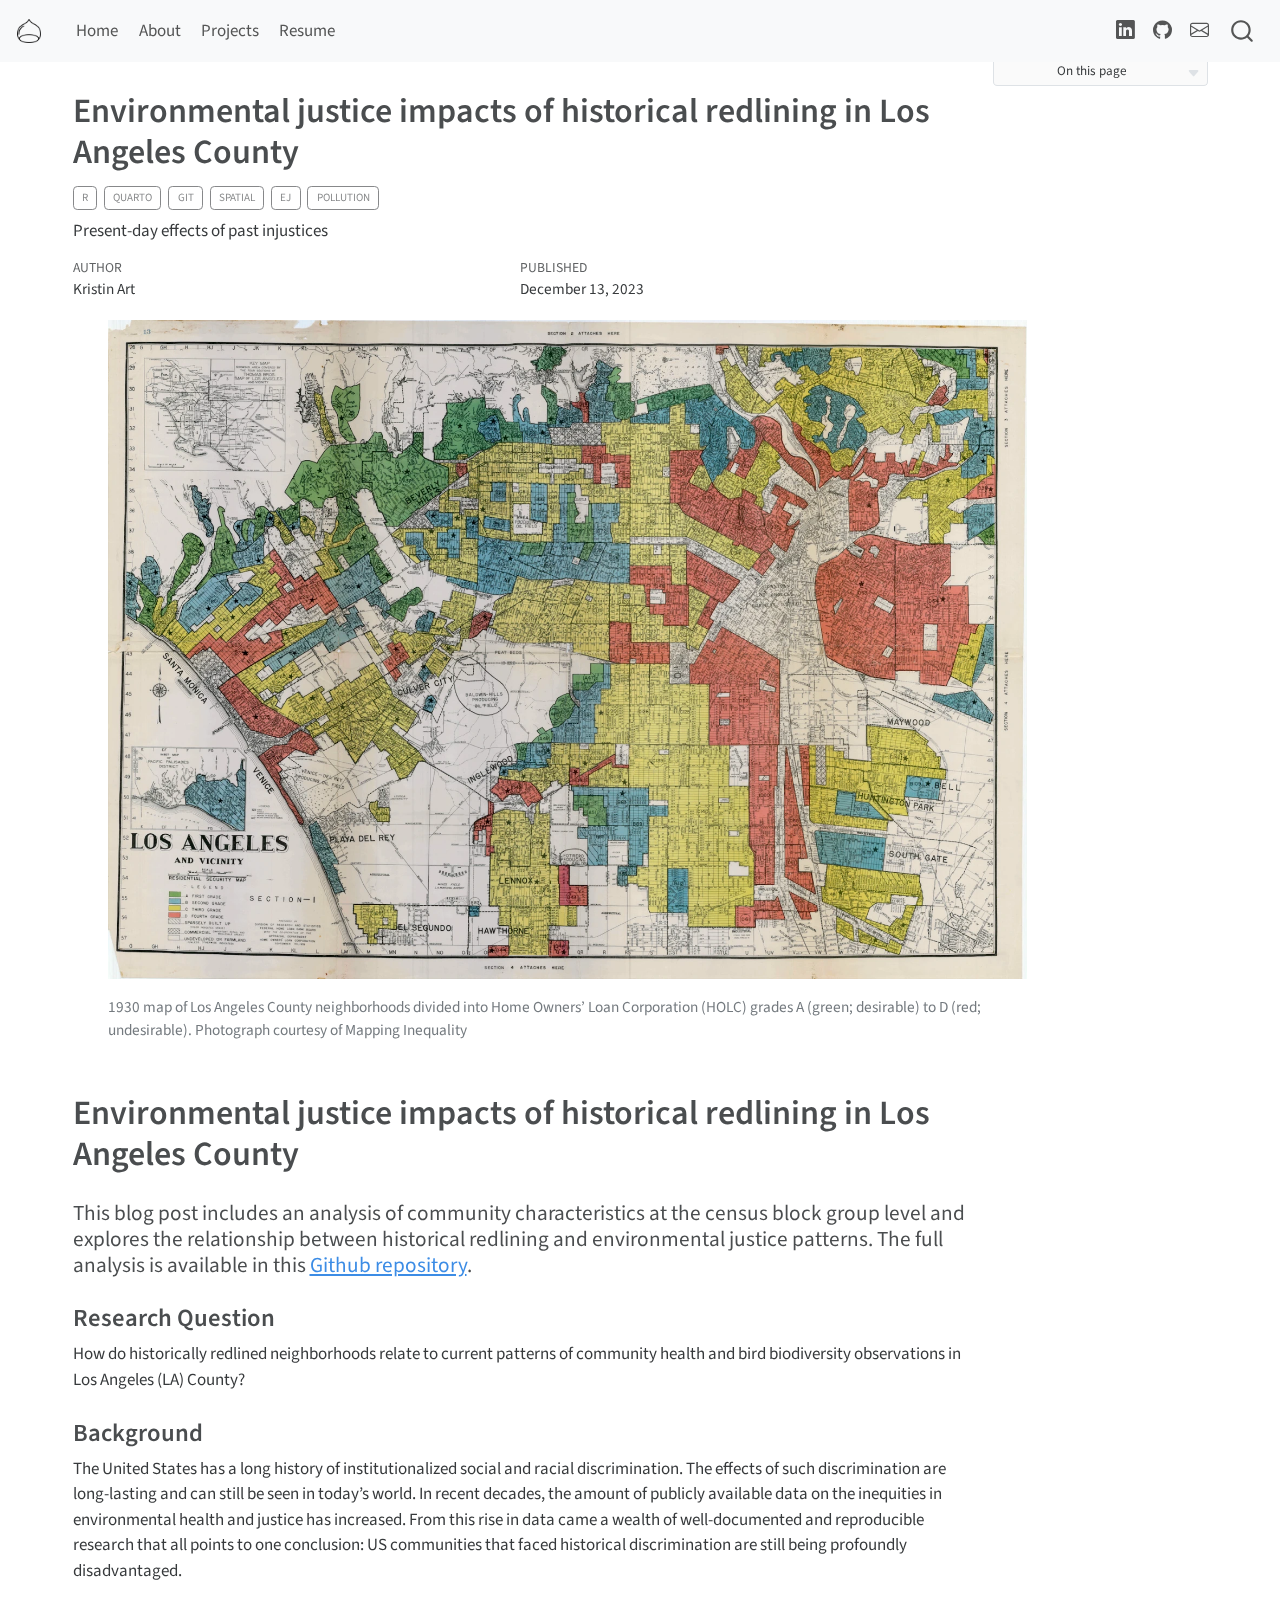
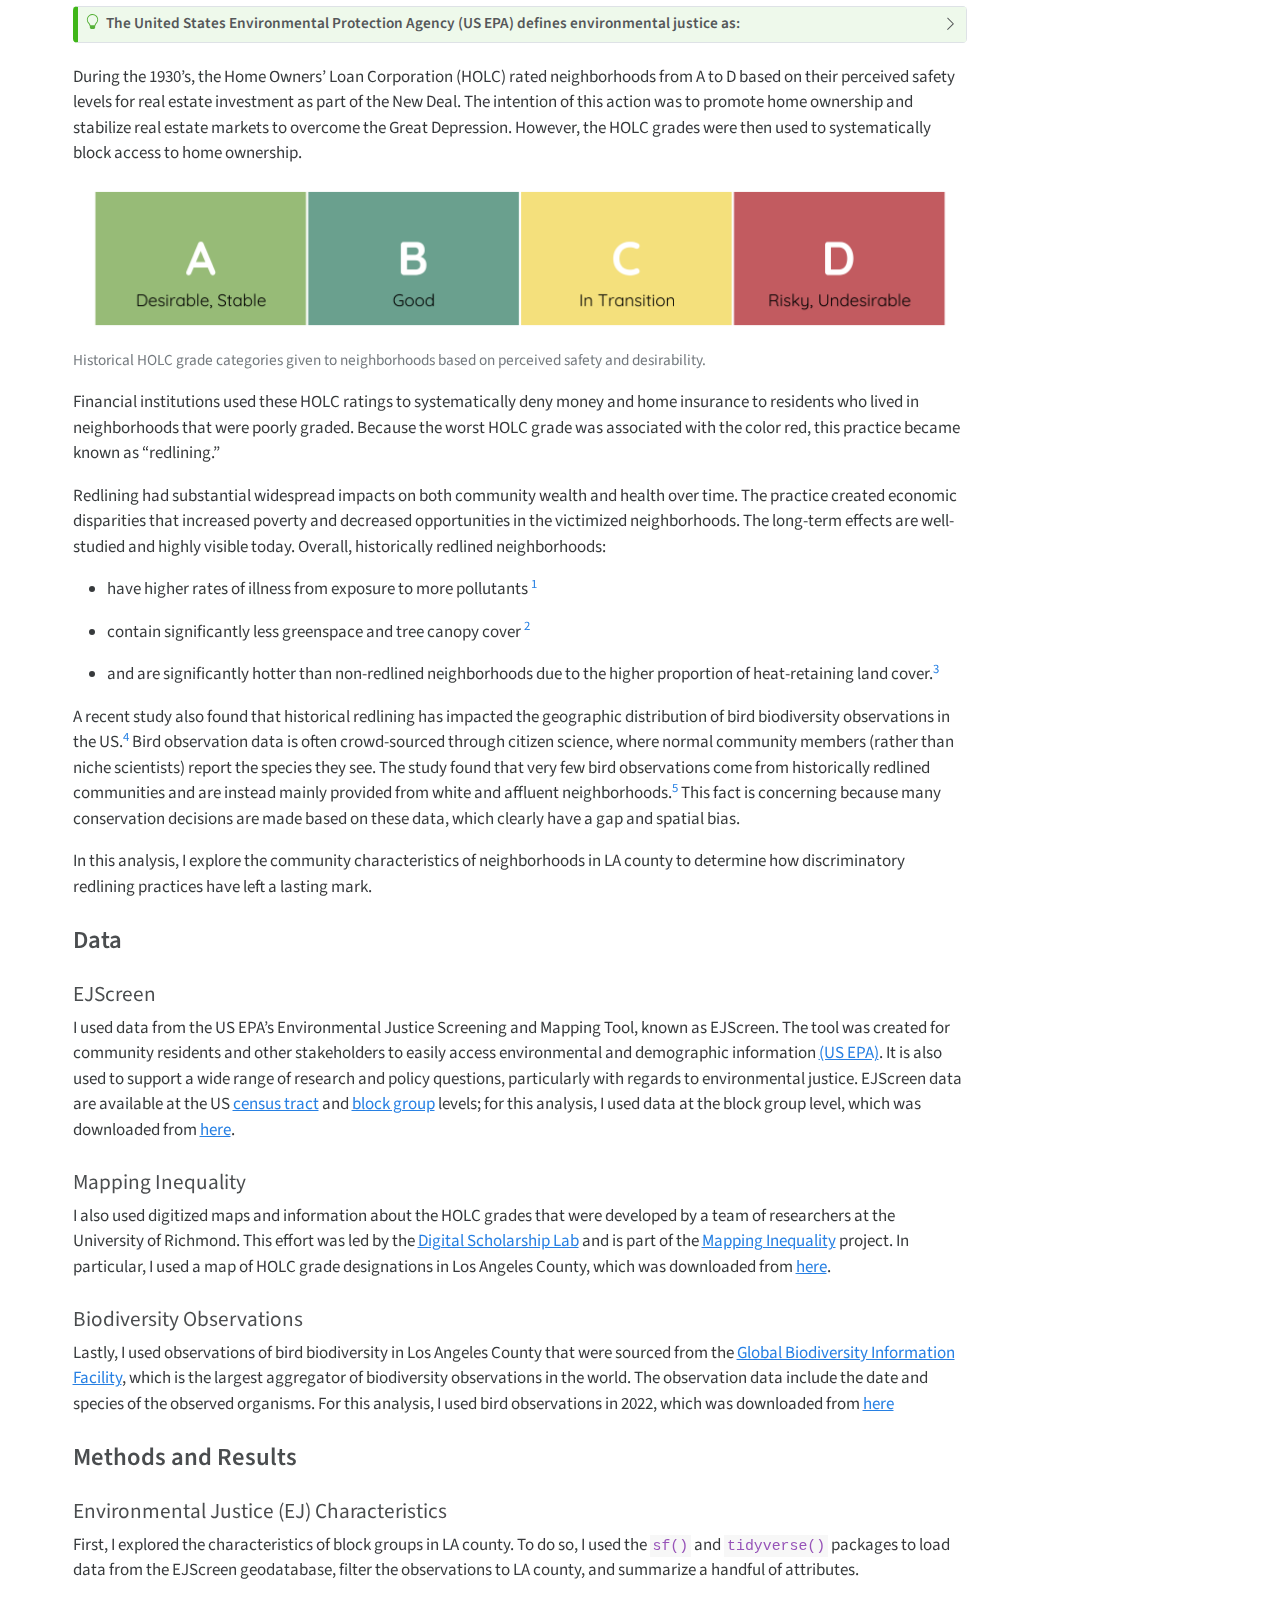
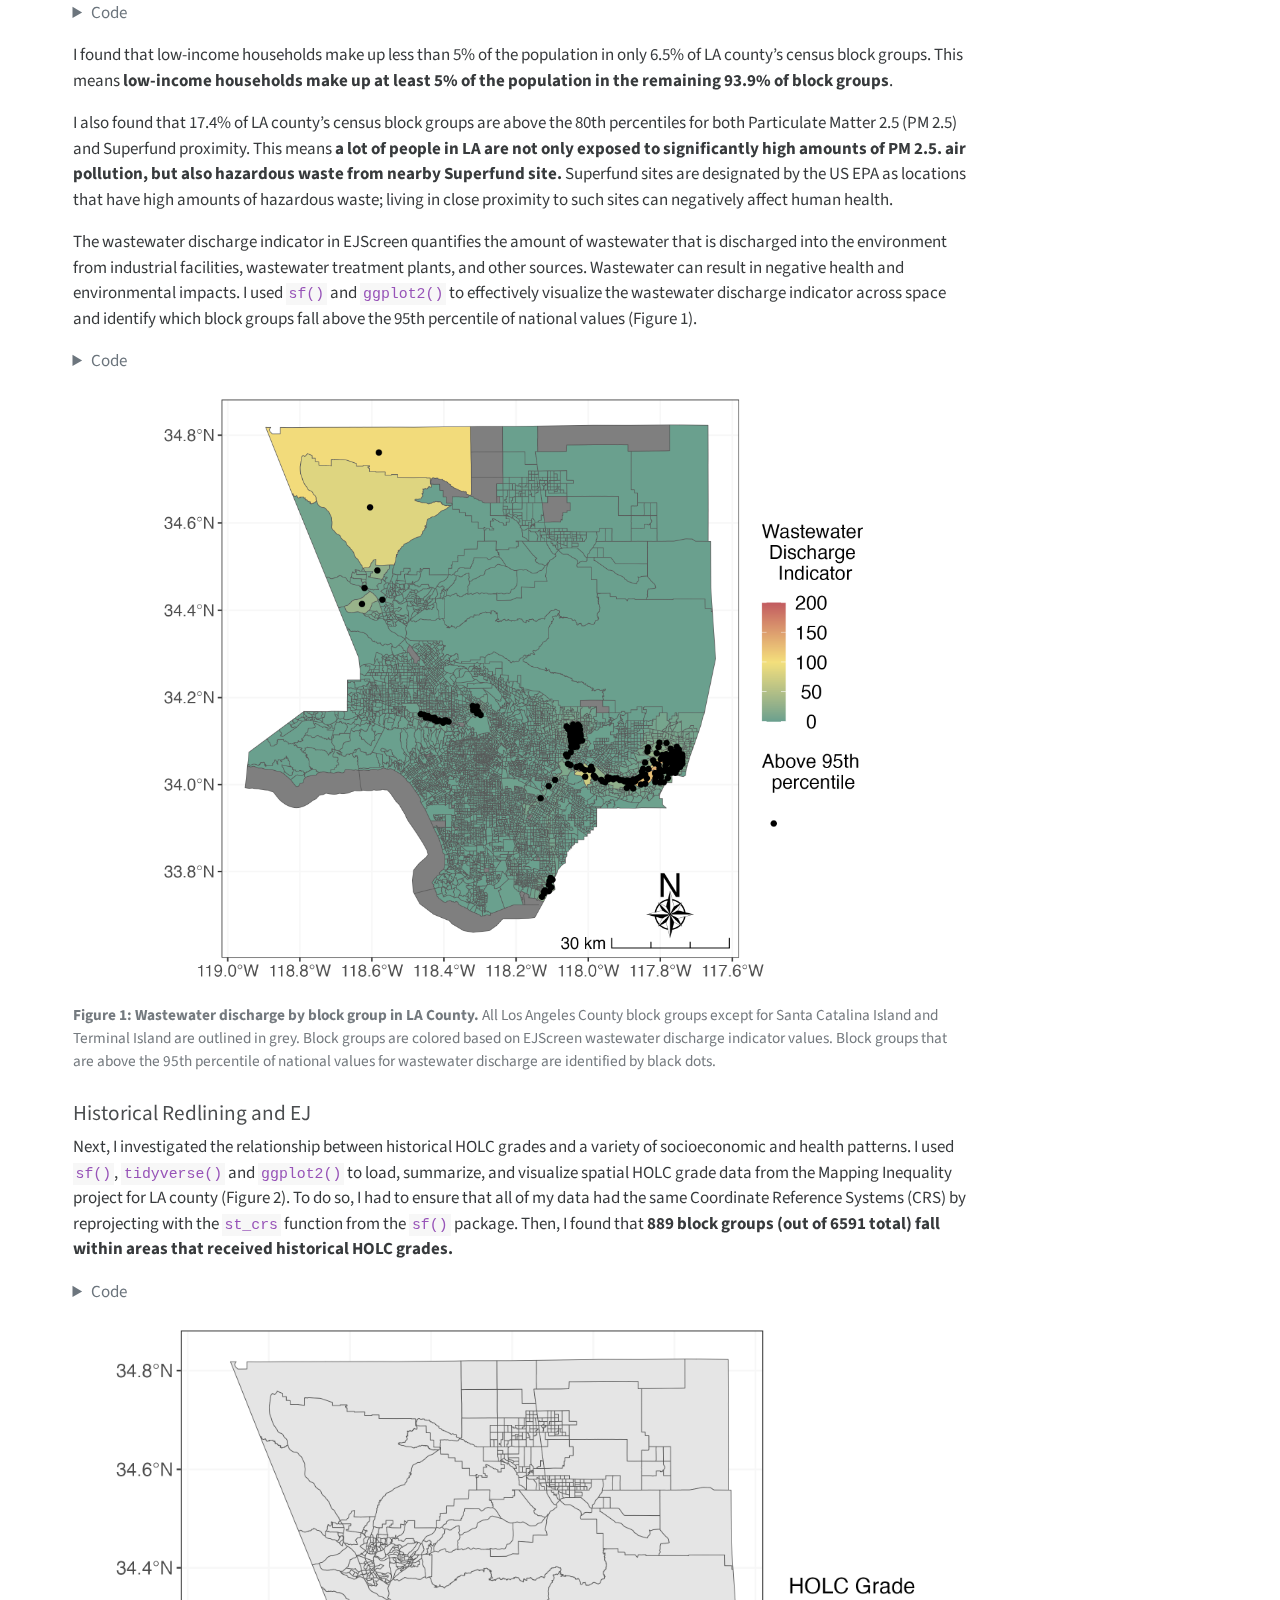
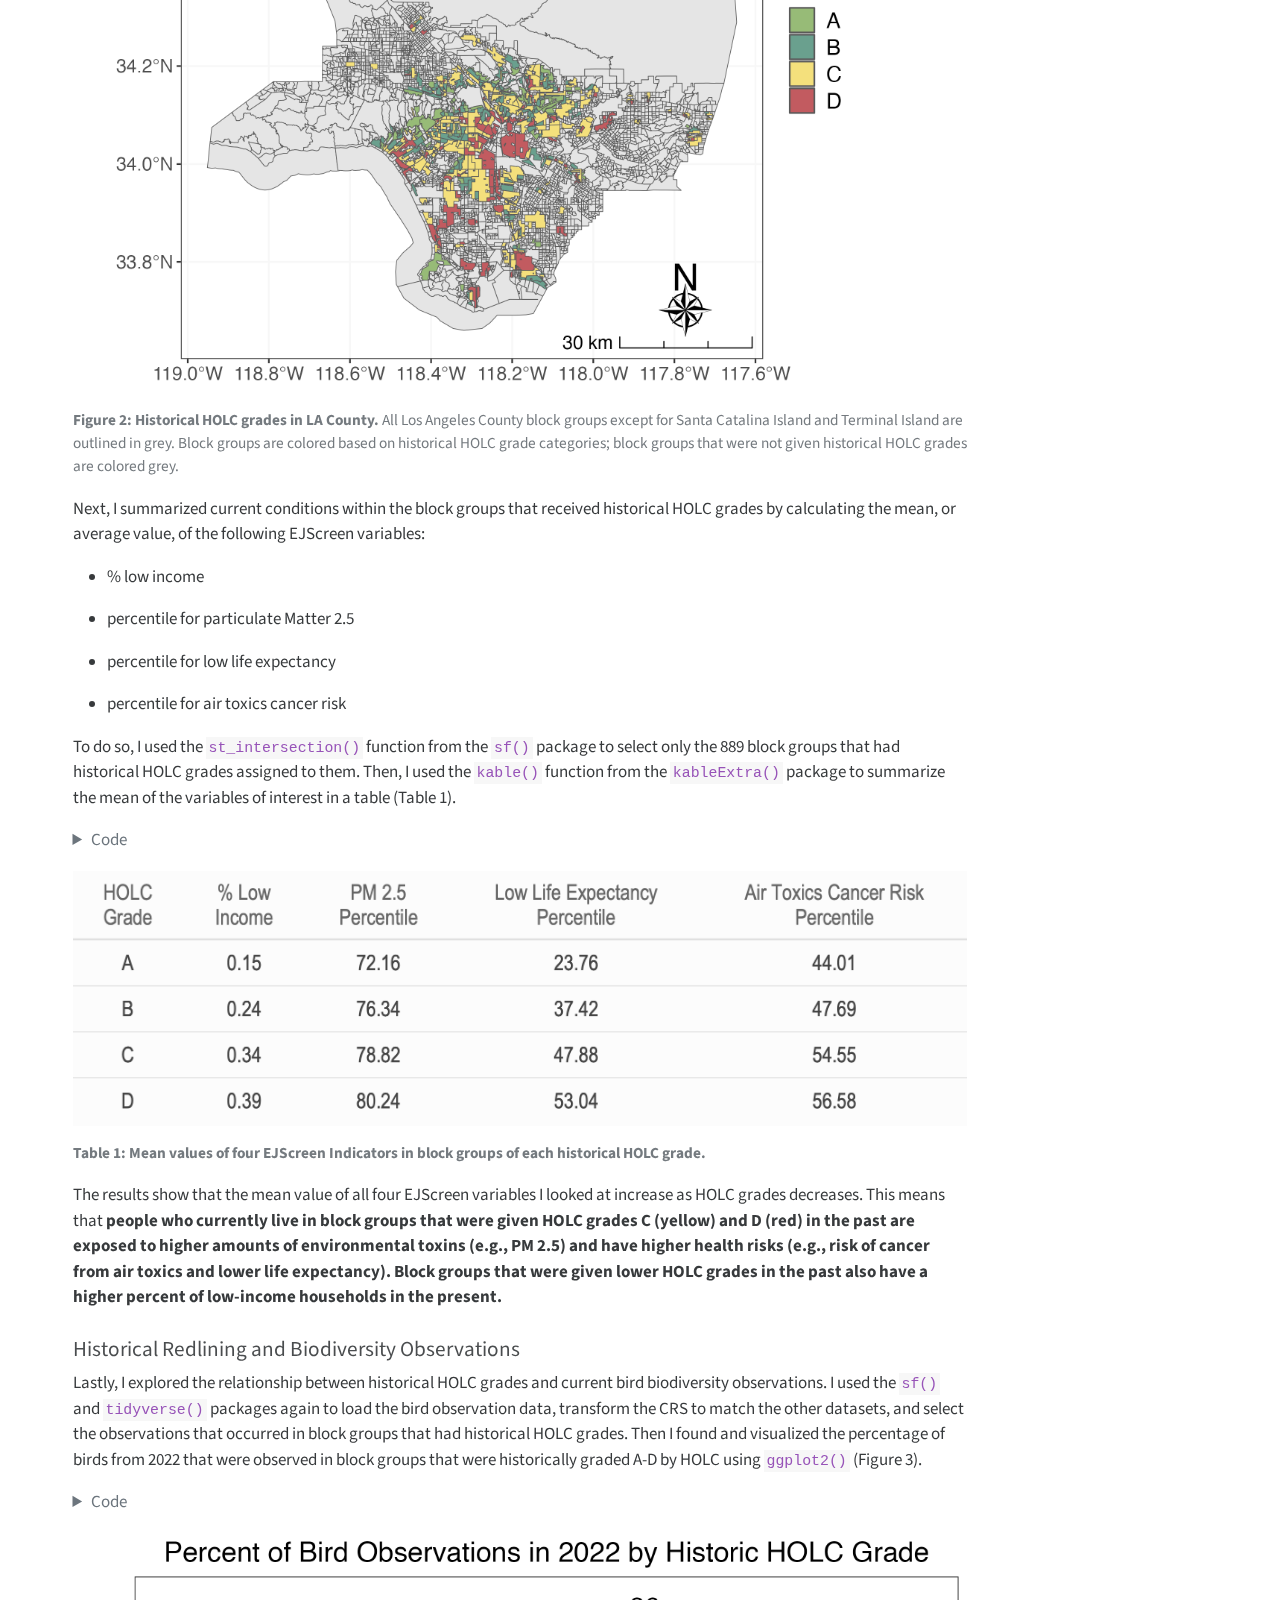
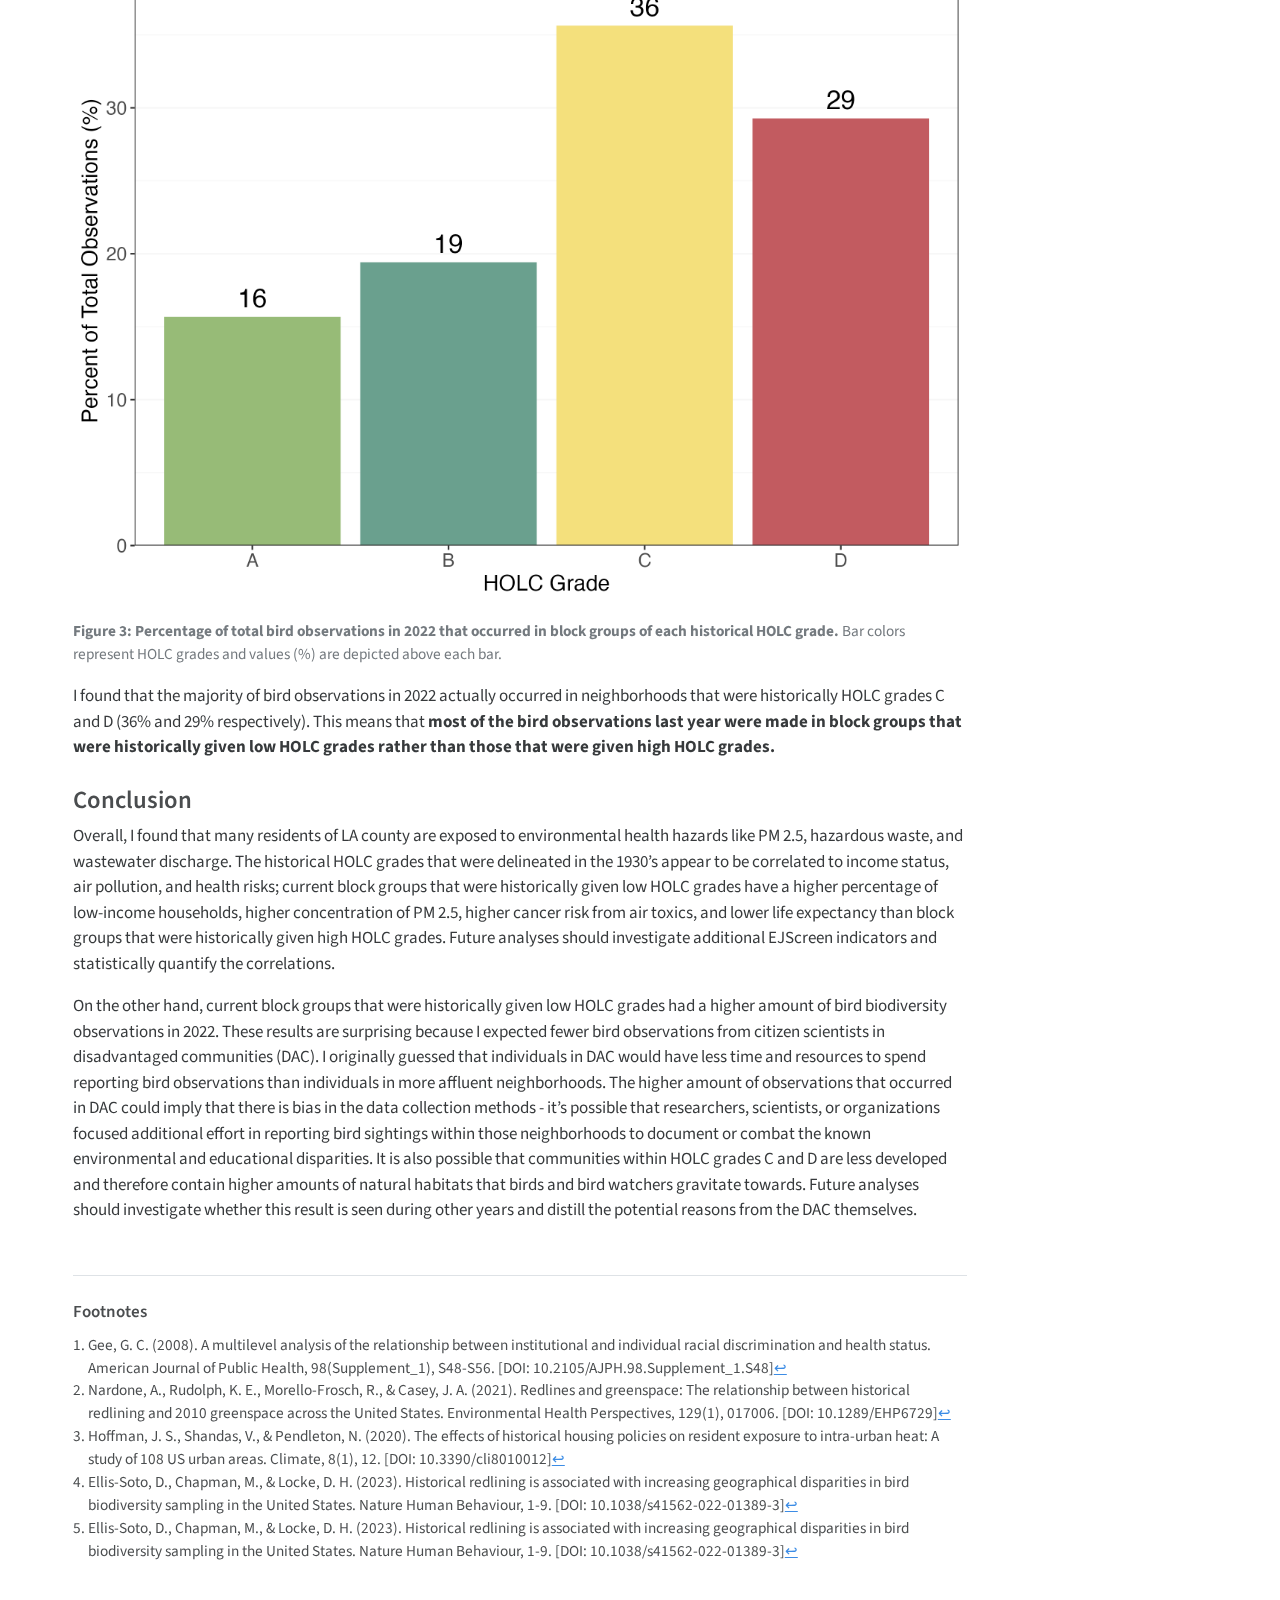
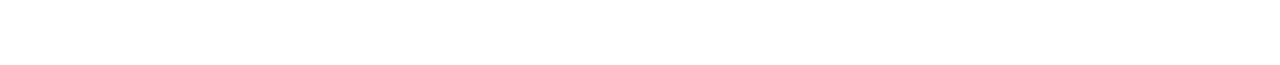
<file: docs/posts/2023-12-13-ej-redlining-la-blog/index.html>
<!DOCTYPE html>
<html xmlns="http://www.w3.org/1999/xhtml" lang="en" xml:lang="en"><head>

<meta charset="utf-8">
<meta name="generator" content="quarto-1.3.323">

<meta name="viewport" content="width=device-width, initial-scale=1.0, user-scalable=yes">

<meta name="author" content="Kristin Art">
<meta name="dcterms.date" content="2023-12-13">
<meta name="description" content="Present-day effects of past injustices">

<title>Environmental justice impacts of historical redlining in Los Angeles County</title>
<style>
code{white-space: pre-wrap;}
span.smallcaps{font-variant: small-caps;}
div.columns{display: flex; gap: min(4vw, 1.5em);}
div.column{flex: auto; overflow-x: auto;}
div.hanging-indent{margin-left: 1.5em; text-indent: -1.5em;}
ul.task-list{list-style: none;}
ul.task-list li input[type="checkbox"] {
  width: 0.8em;
  margin: 0 0.8em 0.2em -1em; /* quarto-specific, see https://github.com/quarto-dev/quarto-cli/issues/4556 */ 
  vertical-align: middle;
}
/* CSS for syntax highlighting */
pre > code.sourceCode { white-space: pre; position: relative; }
pre > code.sourceCode > span { display: inline-block; line-height: 1.25; }
pre > code.sourceCode > span:empty { height: 1.2em; }
.sourceCode { overflow: visible; }
code.sourceCode > span { color: inherit; text-decoration: inherit; }
div.sourceCode { margin: 1em 0; }
pre.sourceCode { margin: 0; }
@media screen {
div.sourceCode { overflow: auto; }
}
@media print {
pre > code.sourceCode { white-space: pre-wrap; }
pre > code.sourceCode > span { text-indent: -5em; padding-left: 5em; }
}
pre.numberSource code
  { counter-reset: source-line 0; }
pre.numberSource code > span
  { position: relative; left: -4em; counter-increment: source-line; }
pre.numberSource code > span > a:first-child::before
  { content: counter(source-line);
    position: relative; left: -1em; text-align: right; vertical-align: baseline;
    border: none; display: inline-block;
    -webkit-touch-callout: none; -webkit-user-select: none;
    -khtml-user-select: none; -moz-user-select: none;
    -ms-user-select: none; user-select: none;
    padding: 0 4px; width: 4em;
  }
pre.numberSource { margin-left: 3em;  padding-left: 4px; }
div.sourceCode
  {   }
@media screen {
pre > code.sourceCode > span > a:first-child::before { text-decoration: underline; }
}
</style>


<script src="../../site_libs/quarto-nav/quarto-nav.js"></script>
<script src="../../site_libs/quarto-nav/headroom.min.js"></script>
<script src="../../site_libs/clipboard/clipboard.min.js"></script>
<script src="../../site_libs/quarto-search/autocomplete.umd.js"></script>
<script src="../../site_libs/quarto-search/fuse.min.js"></script>
<script src="../../site_libs/quarto-search/quarto-search.js"></script>
<meta name="quarto:offset" content="../../">
<link href="../../figures/chestnut_2.png" rel="icon" type="image/png">
<script src="../../site_libs/quarto-html/quarto.js"></script>
<script src="../../site_libs/quarto-html/popper.min.js"></script>
<script src="../../site_libs/quarto-html/tippy.umd.min.js"></script>
<script src="../../site_libs/quarto-html/anchor.min.js"></script>
<link href="../../site_libs/quarto-html/tippy.css" rel="stylesheet">
<link href="../../site_libs/quarto-html/quarto-syntax-highlighting.css" rel="stylesheet" id="quarto-text-highlighting-styles">
<script src="../../site_libs/bootstrap/bootstrap.min.js"></script>
<link href="../../site_libs/bootstrap/bootstrap-icons.css" rel="stylesheet">
<link href="../../site_libs/bootstrap/bootstrap.min.css" rel="stylesheet" id="quarto-bootstrap" data-mode="light">
<script id="quarto-search-options" type="application/json">{
  "location": "navbar",
  "copy-button": false,
  "collapse-after": 3,
  "panel-placement": "end",
  "type": "overlay",
  "limit": 20,
  "language": {
    "search-no-results-text": "No results",
    "search-matching-documents-text": "matching documents",
    "search-copy-link-title": "Copy link to search",
    "search-hide-matches-text": "Hide additional matches",
    "search-more-match-text": "more match in this document",
    "search-more-matches-text": "more matches in this document",
    "search-clear-button-title": "Clear",
    "search-detached-cancel-button-title": "Cancel",
    "search-submit-button-title": "Submit"
  }
}</script>


<link rel="stylesheet" href="../../styles.css">
</head>

<body class="nav-fixed">

<div id="quarto-search-results"></div>
  <header id="quarto-header" class="headroom fixed-top">
    <nav class="navbar navbar-expand-lg navbar-dark ">
      <div class="navbar-container container-fluid">
      <div class="navbar-brand-container">
    <a href="../../index.html" class="navbar-brand navbar-brand-logo">
    <img src="../../figures/chestnut_2.png" alt="Kristin Art" class="navbar-logo">
    </a>
  </div>
            <div id="quarto-search" class="" title="Search"></div>
          <button class="navbar-toggler" type="button" data-bs-toggle="collapse" data-bs-target="#navbarCollapse" aria-controls="navbarCollapse" aria-expanded="false" aria-label="Toggle navigation" onclick="if (window.quartoToggleHeadroom) { window.quartoToggleHeadroom(); }">
  <span class="navbar-toggler-icon"></span>
</button>
          <div class="collapse navbar-collapse" id="navbarCollapse">
            <ul class="navbar-nav navbar-nav-scroll me-auto">
  <li class="nav-item">
    <a class="nav-link" href="../../index.html" rel="" target="">
 <span class="menu-text">Home</span></a>
  </li>  
  <li class="nav-item">
    <a class="nav-link" href="../../about.html" rel="" target="">
 <span class="menu-text">About</span></a>
  </li>  
  <li class="nav-item">
    <a class="nav-link" href="../../posts.html" rel="" target="">
 <span class="menu-text">Projects</span></a>
  </li>  
  <li class="nav-item">
    <a class="nav-link" href="../../figures/Art_Kristin_Resume_02022024.pdf" rel="" target="">
 <span class="menu-text">Resume</span></a>
  </li>  
</ul>
            <ul class="navbar-nav navbar-nav-scroll ms-auto">
  <li class="nav-item compact">
    <a class="nav-link" href="https://www.linkedin.com/in/kristin-art-29758a224/" rel="" target=""><i class="bi bi-linkedin" role="img">
</i> 
 <span class="menu-text"></span></a>
  </li>  
  <li class="nav-item compact">
    <a class="nav-link" href="https://github.com/kristinart" rel="" target=""><i class="bi bi-github" role="img">
</i> 
 <span class="menu-text"></span></a>
  </li>  
  <li class="nav-item compact">
    <a class="nav-link" href="mailto:kristinart21@gmail.com" rel="" target=""><i class="bi bi-envelope" role="img">
</i> 
 <span class="menu-text"></span></a>
  </li>  
</ul>
            <div class="quarto-navbar-tools">
</div>
          </div> <!-- /navcollapse -->
      </div> <!-- /container-fluid -->
    </nav>
</header>
<!-- content -->
<div id="quarto-content" class="quarto-container page-columns page-rows-contents page-layout-full page-navbar">
<!-- sidebar -->
<!-- margin-sidebar -->
    <div id="quarto-margin-sidebar" class="sidebar margin-sidebar">
        <nav id="TOC" role="doc-toc" class="toc-active">
    <h2 id="toc-title">On this page</h2>
   
  <ul>
  <li><a href="#environmental-justice-impacts-of-historical-redlining-in-los-angeles-county" id="toc-environmental-justice-impacts-of-historical-redlining-in-los-angeles-county" class="nav-link active" data-scroll-target="#environmental-justice-impacts-of-historical-redlining-in-los-angeles-county">Environmental justice impacts of historical redlining in Los Angeles County</a>
  <ul class="collapse">
  <li><a href="#research-question" id="toc-research-question" class="nav-link" data-scroll-target="#research-question">Research Question</a></li>
  <li><a href="#background" id="toc-background" class="nav-link" data-scroll-target="#background">Background</a></li>
  <li><a href="#data" id="toc-data" class="nav-link" data-scroll-target="#data">Data</a></li>
  <li><a href="#methods-and-results" id="toc-methods-and-results" class="nav-link" data-scroll-target="#methods-and-results">Methods and Results</a></li>
  <li><a href="#conclusion" id="toc-conclusion" class="nav-link" data-scroll-target="#conclusion">Conclusion</a></li>
  </ul></li>
  </ul>
</nav>
    </div>
<!-- main -->
<main class="content page-columns page-full column-page-left" id="quarto-document-content">

<header id="title-block-header" class="quarto-title-block default">
<div class="quarto-title">
<h1 class="title">Environmental justice impacts of historical redlining in Los Angeles County</h1>
  <div class="quarto-categories">
    <div class="quarto-category">R</div>
    <div class="quarto-category">Quarto</div>
    <div class="quarto-category">Git</div>
    <div class="quarto-category">Spatial</div>
    <div class="quarto-category">EJ</div>
    <div class="quarto-category">Pollution</div>
  </div>
  </div>

<div>
  <div class="description">
    Present-day effects of past injustices
  </div>
</div>


<div class="quarto-title-meta">

    <div>
    <div class="quarto-title-meta-heading">Author</div>
    <div class="quarto-title-meta-contents">
             <p>Kristin Art </p>
          </div>
  </div>
    
    <div>
    <div class="quarto-title-meta-heading">Published</div>
    <div class="quarto-title-meta-contents">
      <p class="date">December 13, 2023</p>
    </div>
  </div>
  
    
  </div>
  

</header>

<div class="column-body-outset">
<div class="quarto-figure quarto-figure-center">
<figure class="figure">
<p><img src="preview.png" class="img-fluid figure-img"></p>
<p></p><figcaption class="figure-caption">1930 map of Los Angeles County neighborhoods divided into Home Owners’ Loan Corporation (HOLC) grades A (green; desirable) to D (red; undesirable). Photograph courtesy of Mapping Inequality</figcaption><p></p>
</figure>
</div>
</div>
<section id="environmental-justice-impacts-of-historical-redlining-in-los-angeles-county" class="level1">
<h1>Environmental justice impacts of historical redlining in Los Angeles County</h1>
<section id="this-blog-post-includes-an-analysis-of-community-characteristics-at-the-census-block-group-level-and-explores-the-relationship-between-historical-redlining-and-environmental-justice-patterns.-the-full-analysis-is-available-in-this-github-repository." class="level4">
<h4 class="anchored" data-anchor-id="this-blog-post-includes-an-analysis-of-community-characteristics-at-the-census-block-group-level-and-explores-the-relationship-between-historical-redlining-and-environmental-justice-patterns.-the-full-analysis-is-available-in-this-github-repository.">This blog post includes an analysis of community characteristics at the census block group level and explores the relationship between historical redlining and environmental justice patterns. The full analysis is available in this <a href="https://github.com/kristinart/ej-la-redlining-birds">Github repository</a>.</h4>
</section>
<section id="research-question" class="level3">
<h3 class="anchored" data-anchor-id="research-question">Research Question</h3>
<p>How do historically redlined neighborhoods relate to current patterns of community health and bird biodiversity observations in Los Angeles (LA) County?</p>
</section>
<section id="background" class="level3">
<h3 class="anchored" data-anchor-id="background">Background</h3>
<p>The United States has a long history of institutionalized social and racial discrimination. The effects of such discrimination are long-lasting and can still be seen in today’s world. In recent decades, the amount of publicly available data on the inequities in environmental health and justice has increased. From this rise in data came a wealth of well-documented and reproducible research that all points to one conclusion: US communities that faced historical discrimination are still being profoundly disadvantaged.</p>
<div class="callout callout-style-default callout-tip callout-titled">
<div class="callout-header d-flex align-content-center" data-bs-toggle="collapse" data-bs-target=".callout-1-contents" aria-controls="callout-1" aria-expanded="false" aria-label="Toggle callout">
<div class="callout-icon-container">
<i class="callout-icon"></i>
</div>
<div class="callout-title-container flex-fill">
The United States Environmental Protection Agency (US EPA) defines environmental justice as:
</div>
<div class="callout-btn-toggle d-inline-block border-0 py-1 ps-1 pe-0 float-end"><i class="callout-toggle"></i></div>
</div>
<div id="callout-1" class="callout-1-contents callout-collapse collapse">
<div class="callout-body-container callout-body">
<blockquote class="blockquote">
<p><a href="https://www.epa.gov/environmentaljustice">“the fair treatment and meaningful involvement of all people regardless of race, color, national origin, or income, with respect to the development, implementation, and enforcement of environmental laws, regulations, and policies. This goal will be achieved when everyone enjoys:&nbsp;&nbsp;</a></p>
<ul>
<li><p><a href="https://www.epa.gov/environmentaljustice">The same degree of protection from environmental and health hazards, and</a></p></li>
<li><p><a href="https://www.epa.gov/environmentaljustice">Equal access to the decision-making process to have a healthy environment in which to live, learn, and work.”</a></p></li>
</ul>
</blockquote>
</div>
</div>
</div>
<p>During the 1930’s, the Home Owners’ Loan Corporation (HOLC) rated neighborhoods from A to D based on their perceived safety levels for real estate investment as part of the New Deal. The intention of this action was to promote home ownership and stabilize real estate markets to overcome the Great Depression. However, the HOLC grades were then used to systematically block access to home ownership.</p>
<div class="quarto-figure quarto-figure-center">
<figure class="figure">
<p><img src="holc_grade_descriptions.png" class="img-fluid figure-img"></p>
<p></p><figcaption class="figure-caption">Historical HOLC grade categories given to neighborhoods based on perceived safety and desirability.</figcaption><p></p>
</figure>
</div>
<p>Financial institutions used these HOLC ratings to systematically deny money and home insurance to residents who lived in neighborhoods that were poorly graded. Because the worst HOLC grade was associated with the color red, this practice became known as “redlining.”</p>
<p>Redlining had substantial widespread impacts on both community wealth and health over time. The practice created economic disparities that increased poverty and decreased opportunities in the victimized neighborhoods. The long-term effects are well-studied and highly visible today. Overall, historically redlined neighborhoods:</p>
<ul>
<li><p>have higher rates of illness from exposure to more pollutants <a href="#fn1" class="footnote-ref" id="fnref1" role="doc-noteref"><sup>1</sup></a></p></li>
<li><p>contain significantly less greenspace and tree canopy cover <a href="#fn2" class="footnote-ref" id="fnref2" role="doc-noteref"><sup>2</sup></a></p></li>
<li><p>and are significantly hotter than non-redlined neighborhoods due to the higher proportion of heat-retaining land cover.<a href="#fn3" class="footnote-ref" id="fnref3" role="doc-noteref"><sup>3</sup></a></p></li>
</ul>
<p>A recent study also found that historical redlining has impacted the geographic distribution of bird biodiversity observations in the US.<a href="#fn4" class="footnote-ref" id="fnref4" role="doc-noteref"><sup>4</sup></a> Bird observation data is often crowd-sourced through citizen science, where normal community members (rather than niche scientists) report the species they see. The study found that very few bird observations come from historically redlined communities and are instead mainly provided from white and affluent neighborhoods.<a href="#fn5" class="footnote-ref" id="fnref5" role="doc-noteref"><sup>5</sup></a> This fact is concerning because many conservation decisions are made based on these data, which clearly have a gap and spatial bias.</p>
<p>In this analysis, I explore the community characteristics of neighborhoods in LA county to determine how discriminatory redlining practices have left a lasting mark.</p>
</section>
<section id="data" class="level3">
<h3 class="anchored" data-anchor-id="data">Data</h3>
<section id="ejscreen" class="level4">
<h4 class="anchored" data-anchor-id="ejscreen">EJScreen</h4>
<p>I used data from the US EPA’s Environmental Justice Screening and Mapping Tool, known as EJScreen. The tool was created for community residents and other stakeholders to easily access environmental and demographic information <a href="https://www.epa.gov/ejscreen/purposes-and-uses-ejscreen">(US EPA)</a>. It is also used to support a wide range of research and policy questions, particularly with regards to environmental justice. EJScreen data are available at the US <a href="https://en.wikipedia.org/wiki/Census_tract">census tract</a> and <a href="https://en.wikipedia.org/wiki/Census_block_group">block group</a> levels; for this analysis, I used data at the block group level, which was downloaded from <a href="https://www.epa.gov/ejscreen/download-ejscreen-data">here</a>.</p>
</section>
<section id="mapping-inequality" class="level4">
<h4 class="anchored" data-anchor-id="mapping-inequality">Mapping Inequality</h4>
<p>I also used digitized maps and information about the HOLC grades that were developed by a team of researchers at the University of Richmond. This effort was led by the <a href="https://dsl.richmond.edu/">Digital Scholarship Lab</a> and is part of the <a href="https://dsl.richmond.edu/panorama/redlining/#loc=5/39.1/-94.58">Mapping Inequality</a> project. In particular, I used a map of HOLC grade designations in Los Angeles County, which was downloaded from <a href="https://dsl.richmond.edu/panorama/redlining/#loc=5/39.1/-94.58&amp;text=downloads">here</a>.</p>
</section>
<section id="biodiversity-observations" class="level4">
<h4 class="anchored" data-anchor-id="biodiversity-observations">Biodiversity Observations</h4>
<p>Lastly, I used observations of bird biodiversity in Los Angeles County that were sourced from the <a href="https://gbif.org">Global Biodiversity Information Facility</a>, which is the largest aggregator of biodiversity observations in the world. The observation data include the date and species of the observed organisms. For this analysis, I used bird observations in 2022, which was downloaded from <a href="https://www.gbif.org/dataset/4fa7b334-ce0d-4e88-aaae-2e0c138d049e">here</a></p>
</section>
</section>
<section id="methods-and-results" class="level3">
<h3 class="anchored" data-anchor-id="methods-and-results">Methods and Results</h3>
<section id="environmental-justice-ej-characteristics" class="level4">
<h4 class="anchored" data-anchor-id="environmental-justice-ej-characteristics">Environmental Justice (EJ) Characteristics</h4>
<p>First, I explored the characteristics of block groups in LA county. To do so, I used the <code>sf()</code> and <code>tidyverse()</code> packages to load data from the EJScreen geodatabase, filter the observations to LA county, and summarize a handful of attributes.</p>
<div class="cell">
<details>
<summary>Code</summary>
<div class="sourceCode cell-code" id="cb1"><pre class="sourceCode r code-with-copy"><code class="sourceCode r"><span id="cb1-1"><a href="#cb1-1" aria-hidden="true" tabindex="-1"></a><span class="co"># read in EJScreen data</span></span>
<span id="cb1-2"><a href="#cb1-2" aria-hidden="true" tabindex="-1"></a>ejscreen <span class="ot">&lt;-</span> <span class="fu">st_read</span>(<span class="st">"../data/EJSCREEN_2023_BG_StatePct_with_AS_CNMI_GU_VI.gdb/"</span>)</span>
<span id="cb1-3"><a href="#cb1-3" aria-hidden="true" tabindex="-1"></a></span>
<span id="cb1-4"><a href="#cb1-4" aria-hidden="true" tabindex="-1"></a><span class="co"># filter to LA county</span></span>
<span id="cb1-5"><a href="#cb1-5" aria-hidden="true" tabindex="-1"></a>LA_ejscreen <span class="ot">&lt;-</span> ejscreen <span class="sc">%&gt;%</span></span>
<span id="cb1-6"><a href="#cb1-6" aria-hidden="true" tabindex="-1"></a>  <span class="fu">filter</span>(CNTY_NAME <span class="sc">%in%</span> <span class="fu">c</span>(<span class="st">"Los Angeles County"</span>))</span>
<span id="cb1-7"><a href="#cb1-7" aria-hidden="true" tabindex="-1"></a></span>
<span id="cb1-8"><a href="#cb1-8" aria-hidden="true" tabindex="-1"></a><span class="co"># find percentage of block groups where low-income households make up less than 5% of the population</span></span>
<span id="cb1-9"><a href="#cb1-9" aria-hidden="true" tabindex="-1"></a>low_income_5perc <span class="ot">&lt;-</span> la_county <span class="sc">%&gt;%</span></span>
<span id="cb1-10"><a href="#cb1-10" aria-hidden="true" tabindex="-1"></a>  <span class="fu">filter</span>(LOWINCPCT <span class="sc">&lt;</span> <span class="st">"0.05"</span>) <span class="co"># EJScreen indicator name: LOWINCPCT</span></span>
<span id="cb1-11"><a href="#cb1-11" aria-hidden="true" tabindex="-1"></a></span>
<span id="cb1-12"><a href="#cb1-12" aria-hidden="true" tabindex="-1"></a>perc_low_income_5perc <span class="ot">&lt;-</span> <span class="fu">round</span>(<span class="fu">as.numeric</span>((<span class="fu">length</span>(low_income_5perc<span class="sc">$</span>LOWINCPCT)) <span class="sc">/</span> (<span class="fu">length</span>(la_county<span class="sc">$</span>LOWINCPCT)) <span class="sc">*</span> <span class="dv">100</span>), <span class="at">digits =</span> <span class="dv">1</span>)</span>
<span id="cb1-13"><a href="#cb1-13" aria-hidden="true" tabindex="-1"></a></span>
<span id="cb1-14"><a href="#cb1-14" aria-hidden="true" tabindex="-1"></a><span class="co"># find percentage of block groups above the 80th percentile for PM2.5 and superfund proximity</span></span>
<span id="cb1-15"><a href="#cb1-15" aria-hidden="true" tabindex="-1"></a>pm25_pnpl_80perc <span class="ot">&lt;-</span> la_county <span class="sc">%&gt;%</span></span>
<span id="cb1-16"><a href="#cb1-16" aria-hidden="true" tabindex="-1"></a>  <span class="fu">filter</span>(P_PM25 <span class="sc">&gt;</span> <span class="st">"80"</span>, P_PNPL <span class="sc">&gt;</span> <span class="st">"80"</span>) <span class="co"># EJScreen indicator names for percentile PM 2.5 and percentile superfund proximity: P_PM25 and P_PNPL</span></span>
<span id="cb1-17"><a href="#cb1-17" aria-hidden="true" tabindex="-1"></a></span>
<span id="cb1-18"><a href="#cb1-18" aria-hidden="true" tabindex="-1"></a>perc_pm25_pnpl_80perc <span class="ot">&lt;-</span> <span class="fu">round</span>(<span class="fu">as.numeric</span>(<span class="fu">length</span>(pm25_pnpl_80perc<span class="sc">$</span>P_PM25) <span class="sc">/</span> <span class="fu">length</span>(la_county<span class="sc">$</span>P_PM25) <span class="sc">*</span> <span class="dv">100</span>), <span class="at">digits =</span> <span class="dv">1</span>)</span></code><button title="Copy to Clipboard" class="code-copy-button"><i class="bi"></i></button></pre></div>
</details>
</div>
<p>I found that low-income households make up less than 5% of the population in only 6.5% of LA county’s census block groups. This means <strong>low-income households make up at least 5% of the population in the remaining 93.9% of block groups</strong>.</p>
<p>I also found that 17.4% of LA county’s census block groups are above the 80th percentiles for both Particulate Matter 2.5 (PM 2.5) and Superfund proximity. This means <strong>a lot of people in LA are not only exposed to significantly high amounts of PM 2.5. air pollution, but also hazardous waste from nearby Superfund site.</strong> Superfund sites are designated by the US EPA as locations that have high amounts of hazardous waste; living in close proximity to such sites can negatively affect human health.</p>
<p>The wastewater discharge indicator in EJScreen quantifies the amount of wastewater that is discharged into the environment from industrial facilities, wastewater treatment plants, and other sources. Wastewater can result in negative health and environmental impacts. I used <code>sf()</code> and <code>ggplot2()</code> to effectively visualize the wastewater discharge indicator across space and identify which block groups fall above the 95th percentile of national values (Figure 1).</p>
<div class="cell">
<details>
<summary>Code</summary>
<div class="sourceCode cell-code" id="cb2"><pre class="sourceCode r code-with-copy"><code class="sourceCode r"><span id="cb2-1"><a href="#cb2-1" aria-hidden="true" tabindex="-1"></a><span class="co"># create centroids for census block groups above the 95th percentile</span></span>
<span id="cb2-2"><a href="#cb2-2" aria-hidden="true" tabindex="-1"></a>p_pwdis_centroids <span class="ot">&lt;-</span> la_county <span class="sc">%&gt;%</span></span>
<span id="cb2-3"><a href="#cb2-3" aria-hidden="true" tabindex="-1"></a>  <span class="fu">filter</span>(P_PWDIS <span class="sc">&gt;</span> <span class="st">"95"</span>) <span class="sc">%&gt;%</span></span>
<span id="cb2-4"><a href="#cb2-4" aria-hidden="true" tabindex="-1"></a>  <span class="fu">st_centroid</span>()</span>
<span id="cb2-5"><a href="#cb2-5" aria-hidden="true" tabindex="-1"></a></span>
<span id="cb2-6"><a href="#cb2-6" aria-hidden="true" tabindex="-1"></a><span class="co"># crop la county shp to exclude islands</span></span>
<span id="cb2-7"><a href="#cb2-7" aria-hidden="true" tabindex="-1"></a>la_county_cropped <span class="ot">&lt;-</span> <span class="fu">st_crop</span>(la_county, <span class="at">xmin =</span> <span class="sc">-</span><span class="fl">13247019.404399555</span>, <span class="at">xmax =</span> <span class="sc">-</span><span class="fl">13091172.11728897</span>, <span class="at">ymin =</span> <span class="fl">3975217.42926081</span>, <span class="at">ymax =</span> <span class="fl">4163881.144064293</span>)</span>
<span id="cb2-8"><a href="#cb2-8" aria-hidden="true" tabindex="-1"></a></span>
<span id="cb2-9"><a href="#cb2-9" aria-hidden="true" tabindex="-1"></a><span class="co"># plot</span></span>
<span id="cb2-10"><a href="#cb2-10" aria-hidden="true" tabindex="-1"></a>map1 <span class="ot">&lt;-</span> <span class="fu">ggplot</span>() <span class="sc">+</span></span>
<span id="cb2-11"><a href="#cb2-11" aria-hidden="true" tabindex="-1"></a>  <span class="fu">geom_sf</span>(<span class="at">data =</span> la_county_cropped, <span class="fu">aes</span>(<span class="at">fill =</span> PWDIS)) <span class="sc">+</span></span>
<span id="cb2-12"><a href="#cb2-12" aria-hidden="true" tabindex="-1"></a>  <span class="fu">geom_sf</span>(<span class="at">data =</span> p_pwdis_centroids, <span class="fu">aes</span>(<span class="at">color =</span> <span class="st">""</span>)) <span class="sc">+</span></span>
<span id="cb2-13"><a href="#cb2-13" aria-hidden="true" tabindex="-1"></a>  <span class="fu">scale_colour_manual</span>(<span class="at">name =</span> <span class="st">"Above 95th </span><span class="sc">\n</span><span class="st">percentile"</span>, <span class="at">values =</span> <span class="st">"black"</span>) <span class="sc">+</span></span>
<span id="cb2-14"><a href="#cb2-14" aria-hidden="true" tabindex="-1"></a>  <span class="fu">labs</span>(<span class="at">fill =</span> <span class="st">"Wastewater </span><span class="sc">\n</span><span class="st">Discharge </span><span class="sc">\n</span><span class="st">Indicator"</span>) <span class="sc">+</span></span>
<span id="cb2-15"><a href="#cb2-15" aria-hidden="true" tabindex="-1"></a>  <span class="fu">scale_fill_gradientn</span>(<span class="at">colors =</span> <span class="fu">c</span>(<span class="st">"#6AA08E"</span>, <span class="st">"#F4E07C"</span>, <span class="st">"#C25B60"</span>), <span class="at">values =</span> scales<span class="sc">::</span><span class="fu">rescale</span>(<span class="fu">c</span>(<span class="dv">1</span>, <span class="dv">2</span>, <span class="dv">3</span>, <span class="dv">4</span>)), <span class="at">limits =</span> <span class="fu">c</span>(<span class="dv">0</span>, <span class="dv">200</span>)) <span class="sc">+</span></span>
<span id="cb2-16"><a href="#cb2-16" aria-hidden="true" tabindex="-1"></a>  <span class="fu">annotation_scale</span>(<span class="at">location =</span> <span class="st">"br"</span>, <span class="at">style =</span> <span class="st">"ticks"</span>, <span class="at">text_cex =</span> <span class="dv">1</span>) <span class="sc">+</span></span>
<span id="cb2-17"><a href="#cb2-17" aria-hidden="true" tabindex="-1"></a>  <span class="fu">annotation_north_arrow</span>(</span>
<span id="cb2-18"><a href="#cb2-18" aria-hidden="true" tabindex="-1"></a>    <span class="at">location =</span> <span class="st">"br"</span>,</span>
<span id="cb2-19"><a href="#cb2-19" aria-hidden="true" tabindex="-1"></a>    <span class="at">pad_x =</span> <span class="fu">unit</span>(<span class="fl">0.4</span>, <span class="st">"in"</span>),</span>
<span id="cb2-20"><a href="#cb2-20" aria-hidden="true" tabindex="-1"></a>    <span class="at">pad_y =</span> <span class="fu">unit</span>(<span class="fl">0.2</span>, <span class="st">"in"</span>),</span>
<span id="cb2-21"><a href="#cb2-21" aria-hidden="true" tabindex="-1"></a>    <span class="at">style =</span> ggspatial<span class="sc">::</span><span class="fu">north_arrow_nautical</span>(<span class="at">text_size =</span> <span class="dv">24</span>)</span>
<span id="cb2-22"><a href="#cb2-22" aria-hidden="true" tabindex="-1"></a>  ) <span class="sc">+</span></span>
<span id="cb2-23"><a href="#cb2-23" aria-hidden="true" tabindex="-1"></a>  <span class="fu">theme_bw</span>() <span class="sc">+</span></span>
<span id="cb2-24"><a href="#cb2-24" aria-hidden="true" tabindex="-1"></a>  <span class="fu">theme</span>(</span>
<span id="cb2-25"><a href="#cb2-25" aria-hidden="true" tabindex="-1"></a>    <span class="at">panel.grid =</span> <span class="fu">element_line</span>(<span class="at">color =</span> <span class="st">"grey97"</span>),</span>
<span id="cb2-26"><a href="#cb2-26" aria-hidden="true" tabindex="-1"></a>    <span class="at">axis.text.x =</span> <span class="fu">element_text</span>(<span class="at">size =</span> <span class="dv">12</span>),</span>
<span id="cb2-27"><a href="#cb2-27" aria-hidden="true" tabindex="-1"></a>    <span class="at">axis.text.y =</span> <span class="fu">element_text</span>(<span class="at">size =</span> <span class="dv">12</span>),</span>
<span id="cb2-28"><a href="#cb2-28" aria-hidden="true" tabindex="-1"></a>    <span class="at">legend.text =</span> <span class="fu">element_text</span>(<span class="at">size =</span> <span class="dv">14</span>, <span class="at">hjust =</span> <span class="fl">0.5</span>),</span>
<span id="cb2-29"><a href="#cb2-29" aria-hidden="true" tabindex="-1"></a>    <span class="at">legend.title =</span> <span class="fu">element_text</span>(<span class="at">size =</span> <span class="dv">14</span>, <span class="at">hjust =</span> <span class="fl">0.5</span>, <span class="at">margin =</span> <span class="fu">margin</span>(<span class="at">b =</span> <span class="dv">8</span>))</span>
<span id="cb2-30"><a href="#cb2-30" aria-hidden="true" tabindex="-1"></a>  ) <span class="sc">+</span></span>
<span id="cb2-31"><a href="#cb2-31" aria-hidden="true" tabindex="-1"></a>  <span class="fu">guides</span>(</span>
<span id="cb2-32"><a href="#cb2-32" aria-hidden="true" tabindex="-1"></a>    <span class="at">fill =</span> <span class="fu">guide_colorbar</span>(<span class="at">order =</span> <span class="dv">1</span>, <span class="at">draw.ulim =</span> <span class="cn">TRUE</span>, <span class="at">draw.llim =</span> <span class="cn">TRUE</span>),</span>
<span id="cb2-33"><a href="#cb2-33" aria-hidden="true" tabindex="-1"></a>    <span class="at">color =</span> <span class="fu">guide_legend</span>(<span class="at">order =</span> <span class="dv">2</span>)</span>
<span id="cb2-34"><a href="#cb2-34" aria-hidden="true" tabindex="-1"></a>  )</span>
<span id="cb2-35"><a href="#cb2-35" aria-hidden="true" tabindex="-1"></a></span>
<span id="cb2-36"><a href="#cb2-36" aria-hidden="true" tabindex="-1"></a>map1</span></code><button title="Copy to Clipboard" class="code-copy-button"><i class="bi"></i></button></pre></div>
</details>
</div>
<div class="quarto-figure quarto-figure-center">
<figure class="figure">
<p><img src="la_wastewater_discharge_map 2.png" class="img-fluid figure-img"></p>
<p></p><figcaption class="figure-caption"><strong>Figure 1: Wastewater discharge by block group in LA County.</strong> All Los Angeles County block groups except for Santa Catalina Island and Terminal Island are outlined in grey. Block groups are colored based on EJScreen wastewater discharge indicator values. Block groups that are above the 95th percentile of national values for wastewater discharge are identified by black dots.</figcaption><p></p>
</figure>
</div>
</section>
<section id="historical-redlining-and-ej" class="level4">
<h4 class="anchored" data-anchor-id="historical-redlining-and-ej">Historical Redlining and EJ</h4>
<p>Next, I investigated the relationship between historical HOLC grades and a variety of socioeconomic and health patterns. I used <code>sf()</code>, <code>tidyverse()</code> and <code>ggplot2()</code> to load, summarize, and visualize spatial HOLC grade data from the Mapping Inequality project for LA county (Figure 2). To do so, I had to ensure that all of my data had the same Coordinate Reference Systems (CRS) by reprojecting with the <code>st_crs</code> function from the <code>sf()</code> package. Then, I found that <strong>889 block groups (out of 6591 total) fall within areas that received historical HOLC grades.</strong></p>
<div class="cell">
<details>
<summary>Code</summary>
<div class="sourceCode cell-code" id="cb3"><pre class="sourceCode r code-with-copy"><code class="sourceCode r"><span id="cb3-1"><a href="#cb3-1" aria-hidden="true" tabindex="-1"></a><span class="co"># load redlining data</span></span>
<span id="cb3-2"><a href="#cb3-2" aria-hidden="true" tabindex="-1"></a>la_redlining <span class="ot">&lt;-</span> <span class="fu">st_read</span>(<span class="st">"https://dsl.richmond.edu/panorama/redlining/static/citiesData/CALosAngeles1939/geojson.json"</span>) <span class="sc">%&gt;%</span></span>
<span id="cb3-3"><a href="#cb3-3" aria-hidden="true" tabindex="-1"></a>  <span class="fu">st_make_valid</span>() <span class="sc">%&gt;%</span></span>
<span id="cb3-4"><a href="#cb3-4" aria-hidden="true" tabindex="-1"></a>  <span class="fu">drop_na</span>()</span>
<span id="cb3-5"><a href="#cb3-5" aria-hidden="true" tabindex="-1"></a></span>
<span id="cb3-6"><a href="#cb3-6" aria-hidden="true" tabindex="-1"></a><span class="co"># check that the CRS match</span></span>
<span id="cb3-7"><a href="#cb3-7" aria-hidden="true" tabindex="-1"></a><span class="fu">st_crs</span>(la_redlining) <span class="sc">==</span> <span class="fu">st_crs</span>(la_county)</span>
<span id="cb3-8"><a href="#cb3-8" aria-hidden="true" tabindex="-1"></a></span>
<span id="cb3-9"><a href="#cb3-9" aria-hidden="true" tabindex="-1"></a><span class="co"># transform redlining data to same CRS as la county data (EPSG 3857)</span></span>
<span id="cb3-10"><a href="#cb3-10" aria-hidden="true" tabindex="-1"></a>la_redlining_3857 <span class="ot">&lt;-</span> <span class="fu">st_transform</span>(la_redlining, <span class="at">crs =</span> <span class="fu">st_crs</span>(la_county))</span>
<span id="cb3-11"><a href="#cb3-11" aria-hidden="true" tabindex="-1"></a></span>
<span id="cb3-12"><a href="#cb3-12" aria-hidden="true" tabindex="-1"></a><span class="co"># check that the CRS match now</span></span>
<span id="cb3-13"><a href="#cb3-13" aria-hidden="true" tabindex="-1"></a><span class="fu">st_crs</span>(la_redlining_3857) <span class="sc">==</span> <span class="fu">st_crs</span>(la_county)</span>
<span id="cb3-14"><a href="#cb3-14" aria-hidden="true" tabindex="-1"></a></span>
<span id="cb3-15"><a href="#cb3-15" aria-hidden="true" tabindex="-1"></a><span class="co"># calculate the amount of rows that intersect</span></span>
<span id="cb3-16"><a href="#cb3-16" aria-hidden="true" tabindex="-1"></a>bg_holc_intersect <span class="ot">&lt;-</span> <span class="fu">st_within</span>(<span class="at">y =</span> la_redlining_3857, <span class="at">x =</span> la_county)</span>
<span id="cb3-17"><a href="#cb3-17" aria-hidden="true" tabindex="-1"></a>bg_holc_logical <span class="ot">&lt;-</span> <span class="fu">lengths</span>(bg_holc_intersect)</span>
<span id="cb3-18"><a href="#cb3-18" aria-hidden="true" tabindex="-1"></a>n <span class="ot">&lt;-</span> <span class="fu">sum</span>(bg_holc_logical)</span>
<span id="cb3-19"><a href="#cb3-19" aria-hidden="true" tabindex="-1"></a>n</span>
<span id="cb3-20"><a href="#cb3-20" aria-hidden="true" tabindex="-1"></a></span>
<span id="cb3-21"><a href="#cb3-21" aria-hidden="true" tabindex="-1"></a><span class="co"># plot</span></span>
<span id="cb3-22"><a href="#cb3-22" aria-hidden="true" tabindex="-1"></a>map2 <span class="ot">&lt;-</span> <span class="fu">ggplot</span>() <span class="sc">+</span></span>
<span id="cb3-23"><a href="#cb3-23" aria-hidden="true" tabindex="-1"></a>  <span class="fu">geom_sf</span>(<span class="at">data =</span> la_county_cropped) <span class="sc">+</span></span>
<span id="cb3-24"><a href="#cb3-24" aria-hidden="true" tabindex="-1"></a>  <span class="fu">geom_sf</span>(<span class="at">data =</span> LA_redlining, <span class="fu">aes</span>(<span class="at">fill =</span> grade)) <span class="sc">+</span></span>
<span id="cb3-25"><a href="#cb3-25" aria-hidden="true" tabindex="-1"></a>  <span class="fu">scale_fill_manual</span>(<span class="at">values =</span> <span class="fu">c</span>(<span class="st">"#97BB77"</span>, <span class="st">"#6AA08E"</span>, <span class="st">"#F4E07C"</span>, <span class="st">"#C25B60"</span>)) <span class="sc">+</span></span>
<span id="cb3-26"><a href="#cb3-26" aria-hidden="true" tabindex="-1"></a>  <span class="fu">labs</span>(<span class="at">fill =</span> <span class="st">"HOLC Grade"</span>) <span class="sc">+</span></span>
<span id="cb3-27"><a href="#cb3-27" aria-hidden="true" tabindex="-1"></a>  <span class="fu">annotation_scale</span>(<span class="at">location =</span> <span class="st">"br"</span>, <span class="at">style =</span> <span class="st">"ticks"</span>, <span class="at">text_cex =</span> <span class="dv">1</span>) <span class="sc">+</span></span>
<span id="cb3-28"><a href="#cb3-28" aria-hidden="true" tabindex="-1"></a>  <span class="fu">annotation_north_arrow</span>(</span>
<span id="cb3-29"><a href="#cb3-29" aria-hidden="true" tabindex="-1"></a>    <span class="at">location =</span> <span class="st">"br"</span>,</span>
<span id="cb3-30"><a href="#cb3-30" aria-hidden="true" tabindex="-1"></a>    <span class="at">pad_x =</span> <span class="fu">unit</span>(<span class="fl">0.4</span>, <span class="st">"in"</span>),</span>
<span id="cb3-31"><a href="#cb3-31" aria-hidden="true" tabindex="-1"></a>    <span class="at">pad_y =</span> <span class="fu">unit</span>(<span class="fl">0.2</span>, <span class="st">"in"</span>),</span>
<span id="cb3-32"><a href="#cb3-32" aria-hidden="true" tabindex="-1"></a>    <span class="at">style =</span> ggspatial<span class="sc">::</span><span class="fu">north_arrow_nautical</span>(<span class="at">text_size =</span> <span class="dv">24</span>)</span>
<span id="cb3-33"><a href="#cb3-33" aria-hidden="true" tabindex="-1"></a>  ) <span class="sc">+</span></span>
<span id="cb3-34"><a href="#cb3-34" aria-hidden="true" tabindex="-1"></a>  <span class="fu">theme_bw</span>() <span class="sc">+</span></span>
<span id="cb3-35"><a href="#cb3-35" aria-hidden="true" tabindex="-1"></a>  <span class="fu">theme</span>(</span>
<span id="cb3-36"><a href="#cb3-36" aria-hidden="true" tabindex="-1"></a>    <span class="at">axis.text.x =</span> <span class="fu">element_text</span>(<span class="at">size =</span> <span class="dv">12</span>),</span>
<span id="cb3-37"><a href="#cb3-37" aria-hidden="true" tabindex="-1"></a>    <span class="at">axis.text.y =</span> <span class="fu">element_text</span>(<span class="at">size =</span> <span class="dv">12</span>),</span>
<span id="cb3-38"><a href="#cb3-38" aria-hidden="true" tabindex="-1"></a>    <span class="at">legend.text =</span> <span class="fu">element_text</span>(<span class="at">size =</span> <span class="dv">14</span>),</span>
<span id="cb3-39"><a href="#cb3-39" aria-hidden="true" tabindex="-1"></a>    <span class="at">legend.title =</span> <span class="fu">element_text</span>(<span class="at">size =</span> <span class="dv">14</span>),</span>
<span id="cb3-40"><a href="#cb3-40" aria-hidden="true" tabindex="-1"></a>    <span class="at">panel.grid =</span> <span class="fu">element_line</span>(<span class="at">color =</span> <span class="st">"grey97"</span>)</span>
<span id="cb3-41"><a href="#cb3-41" aria-hidden="true" tabindex="-1"></a>  )</span>
<span id="cb3-42"><a href="#cb3-42" aria-hidden="true" tabindex="-1"></a></span>
<span id="cb3-43"><a href="#cb3-43" aria-hidden="true" tabindex="-1"></a>map2</span></code><button title="Copy to Clipboard" class="code-copy-button"><i class="bi"></i></button></pre></div>
</details>
</div>
<div class="quarto-figure quarto-figure-center">
<figure class="figure">
<p><img src="la_holc_grades_map 2.png" class="img-fluid figure-img"></p>
<p></p><figcaption class="figure-caption"><strong>Figure 2: Historical HOLC grades in LA County.</strong> All Los Angeles County block groups except for Santa Catalina Island and Terminal Island are outlined in grey. Block groups are colored based on historical HOLC grade categories; block groups that were not given historical HOLC grades are colored grey.</figcaption><p></p>
</figure>
</div>
<p>Next, I summarized current conditions within the block groups that received historical HOLC grades by calculating the mean, or average value, of the following EJScreen variables:</p>
<ul>
<li><p>% low income</p></li>
<li><p>percentile for particulate Matter 2.5</p></li>
<li><p>percentile for low life expectancy</p></li>
<li><p>percentile for air toxics cancer risk</p></li>
</ul>
<p>To do so, I used the <code>st_intersection()</code> function from the <code>sf()</code> package to select only the 889 block groups that had historical HOLC grades assigned to them. Then, I used the <code>kable()</code> function from the <code>kableExtra()</code> package to summarize the mean of the variables of interest in a table (Table 1).</p>
<div class="cell">
<details>
<summary>Code</summary>
<div class="sourceCode cell-code" id="cb4"><pre class="sourceCode r code-with-copy"><code class="sourceCode r"><span id="cb4-1"><a href="#cb4-1" aria-hidden="true" tabindex="-1"></a><span class="co"># create intersection of redlining data and bg data</span></span>
<span id="cb4-2"><a href="#cb4-2" aria-hidden="true" tabindex="-1"></a>bg_holc <span class="ot">&lt;-</span> <span class="fu">st_intersection</span>(<span class="at">x =</span> la_redlining_3857, <span class="at">y =</span> la_county)</span>
<span id="cb4-3"><a href="#cb4-3" aria-hidden="true" tabindex="-1"></a></span>
<span id="cb4-4"><a href="#cb4-4" aria-hidden="true" tabindex="-1"></a><span class="co"># EJScreen indicator names are shown below</span></span>
<span id="cb4-5"><a href="#cb4-5" aria-hidden="true" tabindex="-1"></a><span class="co"># percent low income: LOWINCPCT</span></span>
<span id="cb4-6"><a href="#cb4-6" aria-hidden="true" tabindex="-1"></a><span class="co"># percentile pm 2.5: P_PM25</span></span>
<span id="cb4-7"><a href="#cb4-7" aria-hidden="true" tabindex="-1"></a><span class="co"># percentile for low life expectancy: P_LIFEEXPPCT</span></span>
<span id="cb4-8"><a href="#cb4-8" aria-hidden="true" tabindex="-1"></a><span class="co"># percentile for low life expectancy: P_CANCER</span></span>
<span id="cb4-9"><a href="#cb4-9" aria-hidden="true" tabindex="-1"></a></span>
<span id="cb4-10"><a href="#cb4-10" aria-hidden="true" tabindex="-1"></a><span class="co"># summarize mean values of parameters of interest</span></span>
<span id="cb4-11"><a href="#cb4-11" aria-hidden="true" tabindex="-1"></a>bg_holc_summary <span class="ot">&lt;-</span> bg_holc <span class="sc">%&gt;%</span></span>
<span id="cb4-12"><a href="#cb4-12" aria-hidden="true" tabindex="-1"></a>  <span class="fu">group_by</span>(grade) <span class="sc">%&gt;%</span></span>
<span id="cb4-13"><a href="#cb4-13" aria-hidden="true" tabindex="-1"></a>  <span class="fu">summarize</span>(</span>
<span id="cb4-14"><a href="#cb4-14" aria-hidden="true" tabindex="-1"></a>    <span class="st">"mean_lowincpct"</span> <span class="ot">=</span> <span class="fu">round</span>(<span class="fu">mean</span>(LOWINCPCT, <span class="at">na.rm =</span> <span class="cn">TRUE</span>), <span class="at">digits =</span> <span class="dv">2</span>),</span>
<span id="cb4-15"><a href="#cb4-15" aria-hidden="true" tabindex="-1"></a>    <span class="st">"mean_ppm25"</span> <span class="ot">=</span> <span class="fu">round</span>(<span class="fu">mean</span>(P_PM25, <span class="at">na.rm =</span> <span class="cn">TRUE</span>), <span class="at">digits =</span> <span class="dv">2</span>),</span>
<span id="cb4-16"><a href="#cb4-16" aria-hidden="true" tabindex="-1"></a>    <span class="st">"mean_lifeexppct"</span> <span class="ot">=</span> <span class="fu">round</span>(<span class="fu">mean</span>(P_LIFEEXPPCT, <span class="at">na.rm =</span> <span class="cn">TRUE</span>), <span class="at">digits =</span> <span class="dv">2</span>),</span>
<span id="cb4-17"><a href="#cb4-17" aria-hidden="true" tabindex="-1"></a>    <span class="st">"mean_pcancer"</span> <span class="ot">=</span> <span class="fu">round</span>(<span class="fu">mean</span>(P_CANCER, <span class="at">na.rm =</span> <span class="cn">TRUE</span>), <span class="at">digits =</span> <span class="dv">2</span>)</span>
<span id="cb4-18"><a href="#cb4-18" aria-hidden="true" tabindex="-1"></a>  ) <span class="sc">%&gt;%</span></span>
<span id="cb4-19"><a href="#cb4-19" aria-hidden="true" tabindex="-1"></a>  <span class="fu">st_drop_geometry</span>()</span>
<span id="cb4-20"><a href="#cb4-20" aria-hidden="true" tabindex="-1"></a></span>
<span id="cb4-21"><a href="#cb4-21" aria-hidden="true" tabindex="-1"></a><span class="co"># create summary table</span></span>
<span id="cb4-22"><a href="#cb4-22" aria-hidden="true" tabindex="-1"></a>table1 <span class="ot">&lt;-</span> bg_holc_summary <span class="sc">%&gt;%</span></span>
<span id="cb4-23"><a href="#cb4-23" aria-hidden="true" tabindex="-1"></a>  <span class="fu">kable</span>(<span class="at">col.names =</span> <span class="fu">c</span>(<span class="st">"HOLC Grade"</span>, <span class="st">"% Low Income"</span>, <span class="st">"PM 2.5 Percentile"</span>, <span class="st">"Low Life Expectancy Percentile"</span>, <span class="st">"Air Toxics Cancer Risk Percentile"</span>), <span class="at">escape =</span> <span class="cn">FALSE</span>, <span class="at">align =</span> <span class="st">"c"</span>) <span class="sc">%&gt;%</span> <span class="co"># , caption = "Mean values of four EJScreen Indicators for block groups that were historically designated each HOLC grade."</span></span>
<span id="cb4-24"><a href="#cb4-24" aria-hidden="true" tabindex="-1"></a>  <span class="fu">kable_paper</span>(<span class="at">full_width =</span> <span class="cn">FALSE</span>) <span class="sc">%&gt;%</span></span>
<span id="cb4-25"><a href="#cb4-25" aria-hidden="true" tabindex="-1"></a>  <span class="fu">kable_styling</span>(<span class="at">font_size =</span> <span class="dv">24</span>)</span></code><button title="Copy to Clipboard" class="code-copy-button"><i class="bi"></i></button></pre></div>
</details>
</div>
<div class="quarto-figure quarto-figure-center">
<figure class="figure">
<p><img src="indicators_table 2.png" class="img-fluid figure-img"></p>
<p></p><figcaption class="figure-caption"><strong>Table 1: Mean values of four EJScreen Indicators in block groups of each historical HOLC grade.</strong></figcaption><p></p>
</figure>
</div>
<p>The results show that the mean value of all four EJScreen variables I looked at increase as HOLC grades decreases. This means that <strong>people who currently live in block groups that were given HOLC grades C (yellow) and D (red) in the past are exposed to higher amounts of environmental toxins (e.g., PM 2.5) and have higher health risks (e.g., risk of cancer from air toxics and lower life expectancy). Block groups that were given lower HOLC grades in the past also have a higher percent of low-income households in the present.</strong></p>
</section>
<section id="historical-redlining-and-biodiversity-observations" class="level4">
<h4 class="anchored" data-anchor-id="historical-redlining-and-biodiversity-observations">Historical Redlining and Biodiversity Observations</h4>
<p>Lastly, I explored the relationship between historical HOLC grades and current bird biodiversity observations. I used the <code>sf()</code> and <code>tidyverse()</code> packages again to load the bird observation data, transform the CRS to match the other datasets, and select the observations that occurred in block groups that had historical HOLC grades. Then I found and visualized the percentage of birds from 2022 that were observed in block groups that were historically graded A-D by HOLC using <code>ggplot2()</code> (Figure 3).</p>
<div class="cell" data-layout-align="center">
<details>
<summary>Code</summary>
<div class="sourceCode cell-code" id="cb5"><pre class="sourceCode r code-with-copy"><code class="sourceCode r"><span id="cb5-1"><a href="#cb5-1" aria-hidden="true" tabindex="-1"></a><span class="co"># read in birds data</span></span>
<span id="cb5-2"><a href="#cb5-2" aria-hidden="true" tabindex="-1"></a>birds <span class="ot">&lt;-</span> <span class="fu">st_read</span>(here<span class="sc">::</span><span class="fu">here</span>(<span class="st">"./data/gbif-birds-LA/gbif-birds-LA.shp"</span>))</span>
<span id="cb5-3"><a href="#cb5-3" aria-hidden="true" tabindex="-1"></a></span>
<span id="cb5-4"><a href="#cb5-4" aria-hidden="true" tabindex="-1"></a><span class="co"># check CRS of birds data</span></span>
<span id="cb5-5"><a href="#cb5-5" aria-hidden="true" tabindex="-1"></a><span class="fu">st_crs</span>(birds)</span>
<span id="cb5-6"><a href="#cb5-6" aria-hidden="true" tabindex="-1"></a></span>
<span id="cb5-7"><a href="#cb5-7" aria-hidden="true" tabindex="-1"></a><span class="co"># transform bird data to EPSG 3857 CRS</span></span>
<span id="cb5-8"><a href="#cb5-8" aria-hidden="true" tabindex="-1"></a>birds_3857 <span class="ot">&lt;-</span> <span class="fu">st_transform</span>(birds, <span class="at">crs =</span> <span class="fu">st_crs</span>(la_county))</span>
<span id="cb5-9"><a href="#cb5-9" aria-hidden="true" tabindex="-1"></a></span>
<span id="cb5-10"><a href="#cb5-10" aria-hidden="true" tabindex="-1"></a><span class="co"># check that CRS match</span></span>
<span id="cb5-11"><a href="#cb5-11" aria-hidden="true" tabindex="-1"></a><span class="fu">st_crs</span>(birds_3857) <span class="sc">==</span> <span class="fu">st_crs</span>(la_redlining_3857)</span>
<span id="cb5-12"><a href="#cb5-12" aria-hidden="true" tabindex="-1"></a></span>
<span id="cb5-13"><a href="#cb5-13" aria-hidden="true" tabindex="-1"></a><span class="co"># find the intersection between birds and redlining</span></span>
<span id="cb5-14"><a href="#cb5-14" aria-hidden="true" tabindex="-1"></a>birds_redlining <span class="ot">&lt;-</span> <span class="fu">st_intersection</span>(<span class="at">x =</span> birds_3857, <span class="at">y =</span> la_redlining_3857)</span>
<span id="cb5-15"><a href="#cb5-15" aria-hidden="true" tabindex="-1"></a></span>
<span id="cb5-16"><a href="#cb5-16" aria-hidden="true" tabindex="-1"></a><span class="co"># wrangle data</span></span>
<span id="cb5-17"><a href="#cb5-17" aria-hidden="true" tabindex="-1"></a>birds_redlining_2022 <span class="ot">&lt;-</span> birds_redlining <span class="sc">%&gt;%</span></span>
<span id="cb5-18"><a href="#cb5-18" aria-hidden="true" tabindex="-1"></a>  <span class="fu">filter</span>(year <span class="sc">==</span> <span class="st">"2022"</span>) <span class="sc">%&gt;%</span></span>
<span id="cb5-19"><a href="#cb5-19" aria-hidden="true" tabindex="-1"></a>  <span class="fu">mutate</span>(<span class="at">obs =</span> <span class="fu">as.numeric</span>(<span class="dv">1</span>))</span>
<span id="cb5-20"><a href="#cb5-20" aria-hidden="true" tabindex="-1"></a></span>
<span id="cb5-21"><a href="#cb5-21" aria-hidden="true" tabindex="-1"></a><span class="co"># calculate total amount of bird observations in 2022</span></span>
<span id="cb5-22"><a href="#cb5-22" aria-hidden="true" tabindex="-1"></a>total_n <span class="ot">&lt;-</span> <span class="fu">length</span>(birds_redlining_2022<span class="sc">$</span>obs)</span>
<span id="cb5-23"><a href="#cb5-23" aria-hidden="true" tabindex="-1"></a></span>
<span id="cb5-24"><a href="#cb5-24" aria-hidden="true" tabindex="-1"></a><span class="co"># summarize percent of bird observations by HOLC grade category</span></span>
<span id="cb5-25"><a href="#cb5-25" aria-hidden="true" tabindex="-1"></a>birds_redlining_summary <span class="ot">&lt;-</span> birds_redlining_2022 <span class="sc">%&gt;%</span></span>
<span id="cb5-26"><a href="#cb5-26" aria-hidden="true" tabindex="-1"></a>  <span class="fu">group_by</span>(grade) <span class="sc">%&gt;%</span></span>
<span id="cb5-27"><a href="#cb5-27" aria-hidden="true" tabindex="-1"></a>  <span class="fu">summarize</span>(<span class="at">perc =</span> ((<span class="fu">sum</span>(obs) <span class="sc">/</span> total_n)) <span class="sc">*</span> <span class="dv">100</span>) <span class="sc">%&gt;%</span></span>
<span id="cb5-28"><a href="#cb5-28" aria-hidden="true" tabindex="-1"></a>  <span class="fu">st_drop_geometry</span>()</span>
<span id="cb5-29"><a href="#cb5-29" aria-hidden="true" tabindex="-1"></a></span>
<span id="cb5-30"><a href="#cb5-30" aria-hidden="true" tabindex="-1"></a><span class="co"># plot</span></span>
<span id="cb5-31"><a href="#cb5-31" aria-hidden="true" tabindex="-1"></a>plot1 <span class="ot">&lt;-</span> <span class="fu">ggplot</span>(<span class="at">data =</span> birds_redlining_summary) <span class="sc">+</span></span>
<span id="cb5-32"><a href="#cb5-32" aria-hidden="true" tabindex="-1"></a>  <span class="fu">geom_col</span>(<span class="fu">aes</span>(<span class="at">x =</span> grade, <span class="at">y =</span> perc, <span class="at">fill =</span> grade)) <span class="sc">+</span></span>
<span id="cb5-33"><a href="#cb5-33" aria-hidden="true" tabindex="-1"></a>  <span class="fu">geom_text</span>(<span class="fu">aes</span>(<span class="at">x =</span> grade, <span class="at">y =</span> perc, <span class="at">label =</span> <span class="fu">round</span>(<span class="fu">as.numeric</span>(perc))), <span class="at">vjust =</span> <span class="sc">-</span><span class="fl">0.5</span>, <span class="at">size =</span> <span class="dv">6</span>) <span class="sc">+</span></span>
<span id="cb5-34"><a href="#cb5-34" aria-hidden="true" tabindex="-1"></a>  <span class="co"># scale_fill_manual(values = c("#9C964A","#F3DF6C","#DC863B", "#C93312"))+</span></span>
<span id="cb5-35"><a href="#cb5-35" aria-hidden="true" tabindex="-1"></a>  <span class="fu">scale_y_continuous</span>(<span class="at">limits =</span> <span class="fu">c</span>(<span class="dv">0</span>, <span class="dv">39</span>), <span class="at">expand =</span> <span class="fu">c</span>(<span class="dv">0</span>,<span class="dv">0</span>))<span class="sc">+</span></span>
<span id="cb5-36"><a href="#cb5-36" aria-hidden="true" tabindex="-1"></a>  <span class="fu">scale_fill_manual</span>(<span class="at">values =</span> <span class="fu">c</span>(<span class="st">"#97BB77"</span>, <span class="st">"#6AA08E"</span>, <span class="st">"#F4E07C"</span>, <span class="st">"#C25B60"</span>)) <span class="sc">+</span></span>
<span id="cb5-37"><a href="#cb5-37" aria-hidden="true" tabindex="-1"></a>  <span class="fu">labs</span>(<span class="at">y =</span> <span class="st">"Percent of Total Observations (%)"</span>, <span class="at">x =</span> <span class="st">"HOLC Grade"</span>, <span class="at">title =</span> <span class="st">"Percent of Bird Observations in 2022 by Historic HOLC Grade"</span>, <span class="at">fill =</span> <span class="st">"HOLC Grade"</span>) <span class="sc">+</span></span>
<span id="cb5-38"><a href="#cb5-38" aria-hidden="true" tabindex="-1"></a>  <span class="fu">theme_bw</span>() <span class="sc">+</span></span>
<span id="cb5-39"><a href="#cb5-39" aria-hidden="true" tabindex="-1"></a>  <span class="fu">theme</span>(</span>
<span id="cb5-40"><a href="#cb5-40" aria-hidden="true" tabindex="-1"></a>    <span class="at">legend.position =</span> <span class="st">"none"</span>,</span>
<span id="cb5-41"><a href="#cb5-41" aria-hidden="true" tabindex="-1"></a>    <span class="at">plot.title =</span> <span class="fu">element_text</span>(<span class="at">size =</span> <span class="dv">18</span>, <span class="at">hjust =</span> <span class="fl">0.5</span>),</span>
<span id="cb5-42"><a href="#cb5-42" aria-hidden="true" tabindex="-1"></a>    <span class="at">axis.title.x =</span> <span class="fu">element_text</span>(<span class="at">size =</span> <span class="dv">14</span>),</span>
<span id="cb5-43"><a href="#cb5-43" aria-hidden="true" tabindex="-1"></a>    <span class="at">axis.title.y =</span> <span class="fu">element_text</span>(<span class="at">size =</span> <span class="dv">14</span>),</span>
<span id="cb5-44"><a href="#cb5-44" aria-hidden="true" tabindex="-1"></a>    <span class="at">axis.text.x =</span> <span class="fu">element_text</span>(<span class="at">size =</span> <span class="dv">12</span>),</span>
<span id="cb5-45"><a href="#cb5-45" aria-hidden="true" tabindex="-1"></a>    <span class="at">axis.text.y =</span> <span class="fu">element_text</span>(<span class="at">size =</span> <span class="dv">12</span>),</span>
<span id="cb5-46"><a href="#cb5-46" aria-hidden="true" tabindex="-1"></a>    <span class="at">panel.grid =</span> <span class="fu">element_line</span>(<span class="at">color =</span> <span class="st">"grey97"</span>),</span>
<span id="cb5-47"><a href="#cb5-47" aria-hidden="true" tabindex="-1"></a>    <span class="at">panel.grid.major.x =</span> <span class="fu">element_blank</span>()</span>
<span id="cb5-48"><a href="#cb5-48" aria-hidden="true" tabindex="-1"></a>  )</span>
<span id="cb5-49"><a href="#cb5-49" aria-hidden="true" tabindex="-1"></a></span>
<span id="cb5-50"><a href="#cb5-50" aria-hidden="true" tabindex="-1"></a>plot1</span>
<span id="cb5-51"><a href="#cb5-51" aria-hidden="true" tabindex="-1"></a></span>
<span id="cb5-52"><a href="#cb5-52" aria-hidden="true" tabindex="-1"></a><span class="co"># save figure</span></span>
<span id="cb5-53"><a href="#cb5-53" aria-hidden="true" tabindex="-1"></a><span class="fu">ggsave</span>(<span class="st">"figures/la_holc_bird_observations.png"</span>, plot1, <span class="at">width =</span> <span class="dv">8</span>, <span class="at">height =</span> <span class="dv">6</span>, <span class="at">units =</span> <span class="st">"in"</span>)</span></code><button title="Copy to Clipboard" class="code-copy-button"><i class="bi"></i></button></pre></div>
</details>
</div>
<div class="quarto-figure quarto-figure-center">
<figure class="figure">
<p><img src="la_holc_bird_observations 2.png" class="img-fluid figure-img"></p>
<p></p><figcaption class="figure-caption"><strong>Figure 3: Percentage of total bird observations in 2022 that occurred in block groups of each historical HOLC grade.</strong> Bar colors represent HOLC grades and values (%) are depicted above each bar.</figcaption><p></p>
</figure>
</div>
<p>I found that the majority of bird observations in 2022 actually occurred in neighborhoods that were historically HOLC grades C and D (36% and 29% respectively). This means that <strong>most of the bird observations last year were made in block groups that were historically given low HOLC grades rather than those that were given high HOLC grades.</strong></p>
</section>
</section>
<section id="conclusion" class="level3">
<h3 class="anchored" data-anchor-id="conclusion">Conclusion</h3>
<p>Overall, I found that many residents of LA county are exposed to environmental health hazards like PM 2.5, hazardous waste, and wastewater discharge. The historical HOLC grades that were delineated in the 1930’s appear to be correlated to income status, air pollution, and health risks; current block groups that were historically given low HOLC grades have a higher percentage of low-income households, higher concentration of PM 2.5, higher cancer risk from air toxics, and lower life expectancy than block groups that were historically given high HOLC grades. Future analyses should investigate additional EJScreen indicators and statistically quantify the correlations.</p>
<p>On the other hand, current block groups that were historically given low HOLC grades had a higher amount of bird biodiversity observations in 2022. These results are surprising because I expected fewer bird observations from citizen scientists in disadvantaged communities (DAC). I originally guessed that individuals in DAC would have less time and resources to spend reporting bird observations than individuals in more affluent neighborhoods. The higher amount of observations that occurred in DAC could imply that there is bias in the data collection methods - it’s possible that researchers, scientists, or organizations focused additional effort in reporting bird sightings within those neighborhoods to document or combat the known environmental and educational disparities. It is also possible that communities within HOLC grades C and D are less developed and therefore contain higher amounts of natural habitats that birds and bird watchers gravitate towards. Future analyses should investigate whether this result is seen during other years and distill the potential reasons from the DAC themselves.</p>


</section>
</section>


<div id="quarto-appendix" class="default"><section id="footnotes" class="footnotes footnotes-end-of-document" role="doc-endnotes"><h2 class="anchored quarto-appendix-heading">Footnotes</h2>

<ol>
<li id="fn1"><p>Gee, G. C. (2008). A multilevel analysis of the relationship between institutional and individual racial discrimination and health status. American Journal of Public Health, 98(Supplement_1), S48-S56. [DOI: 10.2105/AJPH.98.Supplement_1.S48]<a href="#fnref1" class="footnote-back" role="doc-backlink">↩︎</a></p></li>
<li id="fn2"><p>Nardone, A., Rudolph, K. E., Morello-Frosch, R., &amp; Casey, J. A. (2021). Redlines and greenspace: The relationship between historical redlining and 2010 greenspace across the United States. Environmental Health Perspectives, 129(1), 017006. [DOI: 10.1289/EHP6729]<a href="#fnref2" class="footnote-back" role="doc-backlink">↩︎</a></p></li>
<li id="fn3"><p>Hoffman, J. S., Shandas, V., &amp; Pendleton, N. (2020). The effects of historical housing policies on resident exposure to intra-urban heat: A study of 108 US urban areas. Climate, 8(1), 12. [DOI: 10.3390/cli8010012]<a href="#fnref3" class="footnote-back" role="doc-backlink">↩︎</a></p></li>
<li id="fn4"><p>Ellis-Soto, D., Chapman, M., &amp; Locke, D. H. (2023). Historical redlining is associated with increasing geographical disparities in bird biodiversity sampling in the United States. Nature Human Behaviour, 1-9. [DOI: 10.1038/s41562-022-01389-3]<a href="#fnref4" class="footnote-back" role="doc-backlink">↩︎</a></p></li>
<li id="fn5"><p>Ellis-Soto, D., Chapman, M., &amp; Locke, D. H. (2023). Historical redlining is associated with increasing geographical disparities in bird biodiversity sampling in the United States. Nature Human Behaviour, 1-9. [DOI: 10.1038/s41562-022-01389-3]<a href="#fnref5" class="footnote-back" role="doc-backlink">↩︎</a></p></li>
</ol>
</section></div></main> <!-- /main -->
<script id="quarto-html-after-body" type="application/javascript">
window.document.addEventListener("DOMContentLoaded", function (event) {
  const toggleBodyColorMode = (bsSheetEl) => {
    const mode = bsSheetEl.getAttribute("data-mode");
    const bodyEl = window.document.querySelector("body");
    if (mode === "dark") {
      bodyEl.classList.add("quarto-dark");
      bodyEl.classList.remove("quarto-light");
    } else {
      bodyEl.classList.add("quarto-light");
      bodyEl.classList.remove("quarto-dark");
    }
  }
  const toggleBodyColorPrimary = () => {
    const bsSheetEl = window.document.querySelector("link#quarto-bootstrap");
    if (bsSheetEl) {
      toggleBodyColorMode(bsSheetEl);
    }
  }
  toggleBodyColorPrimary();  
  const icon = "";
  const anchorJS = new window.AnchorJS();
  anchorJS.options = {
    placement: 'right',
    icon: icon
  };
  anchorJS.add('.anchored');
  const isCodeAnnotation = (el) => {
    for (const clz of el.classList) {
      if (clz.startsWith('code-annotation-')) {                     
        return true;
      }
    }
    return false;
  }
  const clipboard = new window.ClipboardJS('.code-copy-button', {
    text: function(trigger) {
      const codeEl = trigger.previousElementSibling.cloneNode(true);
      for (const childEl of codeEl.children) {
        if (isCodeAnnotation(childEl)) {
          childEl.remove();
        }
      }
      return codeEl.innerText;
    }
  });
  clipboard.on('success', function(e) {
    // button target
    const button = e.trigger;
    // don't keep focus
    button.blur();
    // flash "checked"
    button.classList.add('code-copy-button-checked');
    var currentTitle = button.getAttribute("title");
    button.setAttribute("title", "Copied!");
    let tooltip;
    if (window.bootstrap) {
      button.setAttribute("data-bs-toggle", "tooltip");
      button.setAttribute("data-bs-placement", "left");
      button.setAttribute("data-bs-title", "Copied!");
      tooltip = new bootstrap.Tooltip(button, 
        { trigger: "manual", 
          customClass: "code-copy-button-tooltip",
          offset: [0, -8]});
      tooltip.show();    
    }
    setTimeout(function() {
      if (tooltip) {
        tooltip.hide();
        button.removeAttribute("data-bs-title");
        button.removeAttribute("data-bs-toggle");
        button.removeAttribute("data-bs-placement");
      }
      button.setAttribute("title", currentTitle);
      button.classList.remove('code-copy-button-checked');
    }, 1000);
    // clear code selection
    e.clearSelection();
  });
  function tippyHover(el, contentFn) {
    const config = {
      allowHTML: true,
      content: contentFn,
      maxWidth: 500,
      delay: 100,
      arrow: false,
      appendTo: function(el) {
          return el.parentElement;
      },
      interactive: true,
      interactiveBorder: 10,
      theme: 'quarto',
      placement: 'bottom-start'
    };
    window.tippy(el, config); 
  }
  const noterefs = window.document.querySelectorAll('a[role="doc-noteref"]');
  for (var i=0; i<noterefs.length; i++) {
    const ref = noterefs[i];
    tippyHover(ref, function() {
      // use id or data attribute instead here
      let href = ref.getAttribute('data-footnote-href') || ref.getAttribute('href');
      try { href = new URL(href).hash; } catch {}
      const id = href.replace(/^#\/?/, "");
      const note = window.document.getElementById(id);
      return note.innerHTML;
    });
  }
      let selectedAnnoteEl;
      const selectorForAnnotation = ( cell, annotation) => {
        let cellAttr = 'data-code-cell="' + cell + '"';
        let lineAttr = 'data-code-annotation="' +  annotation + '"';
        const selector = 'span[' + cellAttr + '][' + lineAttr + ']';
        return selector;
      }
      const selectCodeLines = (annoteEl) => {
        const doc = window.document;
        const targetCell = annoteEl.getAttribute("data-target-cell");
        const targetAnnotation = annoteEl.getAttribute("data-target-annotation");
        const annoteSpan = window.document.querySelector(selectorForAnnotation(targetCell, targetAnnotation));
        const lines = annoteSpan.getAttribute("data-code-lines").split(",");
        const lineIds = lines.map((line) => {
          return targetCell + "-" + line;
        })
        let top = null;
        let height = null;
        let parent = null;
        if (lineIds.length > 0) {
            //compute the position of the single el (top and bottom and make a div)
            const el = window.document.getElementById(lineIds[0]);
            top = el.offsetTop;
            height = el.offsetHeight;
            parent = el.parentElement.parentElement;
          if (lineIds.length > 1) {
            const lastEl = window.document.getElementById(lineIds[lineIds.length - 1]);
            const bottom = lastEl.offsetTop + lastEl.offsetHeight;
            height = bottom - top;
          }
          if (top !== null && height !== null && parent !== null) {
            // cook up a div (if necessary) and position it 
            let div = window.document.getElementById("code-annotation-line-highlight");
            if (div === null) {
              div = window.document.createElement("div");
              div.setAttribute("id", "code-annotation-line-highlight");
              div.style.position = 'absolute';
              parent.appendChild(div);
            }
            div.style.top = top - 2 + "px";
            div.style.height = height + 4 + "px";
            let gutterDiv = window.document.getElementById("code-annotation-line-highlight-gutter");
            if (gutterDiv === null) {
              gutterDiv = window.document.createElement("div");
              gutterDiv.setAttribute("id", "code-annotation-line-highlight-gutter");
              gutterDiv.style.position = 'absolute';
              const codeCell = window.document.getElementById(targetCell);
              const gutter = codeCell.querySelector('.code-annotation-gutter');
              gutter.appendChild(gutterDiv);
            }
            gutterDiv.style.top = top - 2 + "px";
            gutterDiv.style.height = height + 4 + "px";
          }
          selectedAnnoteEl = annoteEl;
        }
      };
      const unselectCodeLines = () => {
        const elementsIds = ["code-annotation-line-highlight", "code-annotation-line-highlight-gutter"];
        elementsIds.forEach((elId) => {
          const div = window.document.getElementById(elId);
          if (div) {
            div.remove();
          }
        });
        selectedAnnoteEl = undefined;
      };
      // Attach click handler to the DT
      const annoteDls = window.document.querySelectorAll('dt[data-target-cell]');
      for (const annoteDlNode of annoteDls) {
        annoteDlNode.addEventListener('click', (event) => {
          const clickedEl = event.target;
          if (clickedEl !== selectedAnnoteEl) {
            unselectCodeLines();
            const activeEl = window.document.querySelector('dt[data-target-cell].code-annotation-active');
            if (activeEl) {
              activeEl.classList.remove('code-annotation-active');
            }
            selectCodeLines(clickedEl);
            clickedEl.classList.add('code-annotation-active');
          } else {
            // Unselect the line
            unselectCodeLines();
            clickedEl.classList.remove('code-annotation-active');
          }
        });
      }
  const findCites = (el) => {
    const parentEl = el.parentElement;
    if (parentEl) {
      const cites = parentEl.dataset.cites;
      if (cites) {
        return {
          el,
          cites: cites.split(' ')
        };
      } else {
        return findCites(el.parentElement)
      }
    } else {
      return undefined;
    }
  };
  var bibliorefs = window.document.querySelectorAll('a[role="doc-biblioref"]');
  for (var i=0; i<bibliorefs.length; i++) {
    const ref = bibliorefs[i];
    const citeInfo = findCites(ref);
    if (citeInfo) {
      tippyHover(citeInfo.el, function() {
        var popup = window.document.createElement('div');
        citeInfo.cites.forEach(function(cite) {
          var citeDiv = window.document.createElement('div');
          citeDiv.classList.add('hanging-indent');
          citeDiv.classList.add('csl-entry');
          var biblioDiv = window.document.getElementById('ref-' + cite);
          if (biblioDiv) {
            citeDiv.innerHTML = biblioDiv.innerHTML;
          }
          popup.appendChild(citeDiv);
        });
        return popup.innerHTML;
      });
    }
  }
});
</script>
</div> <!-- /content -->



</body></html>
</file>
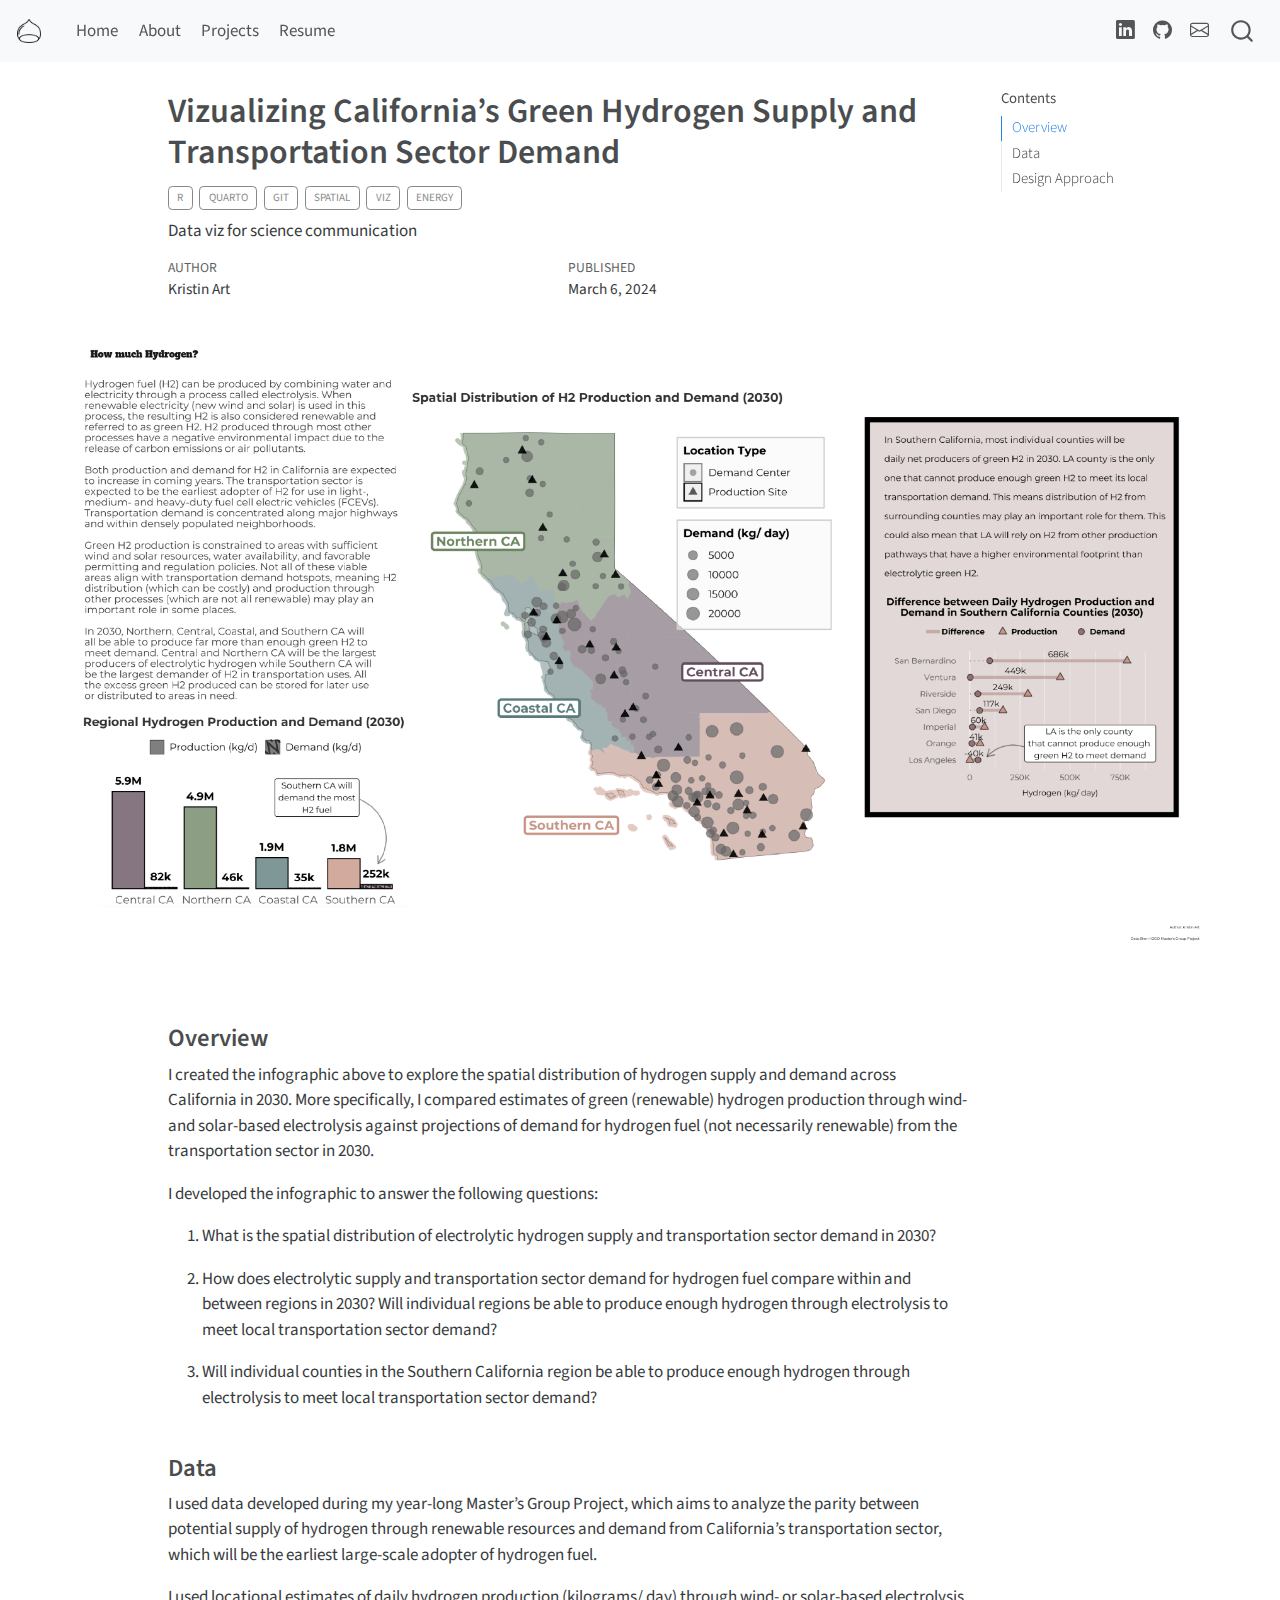
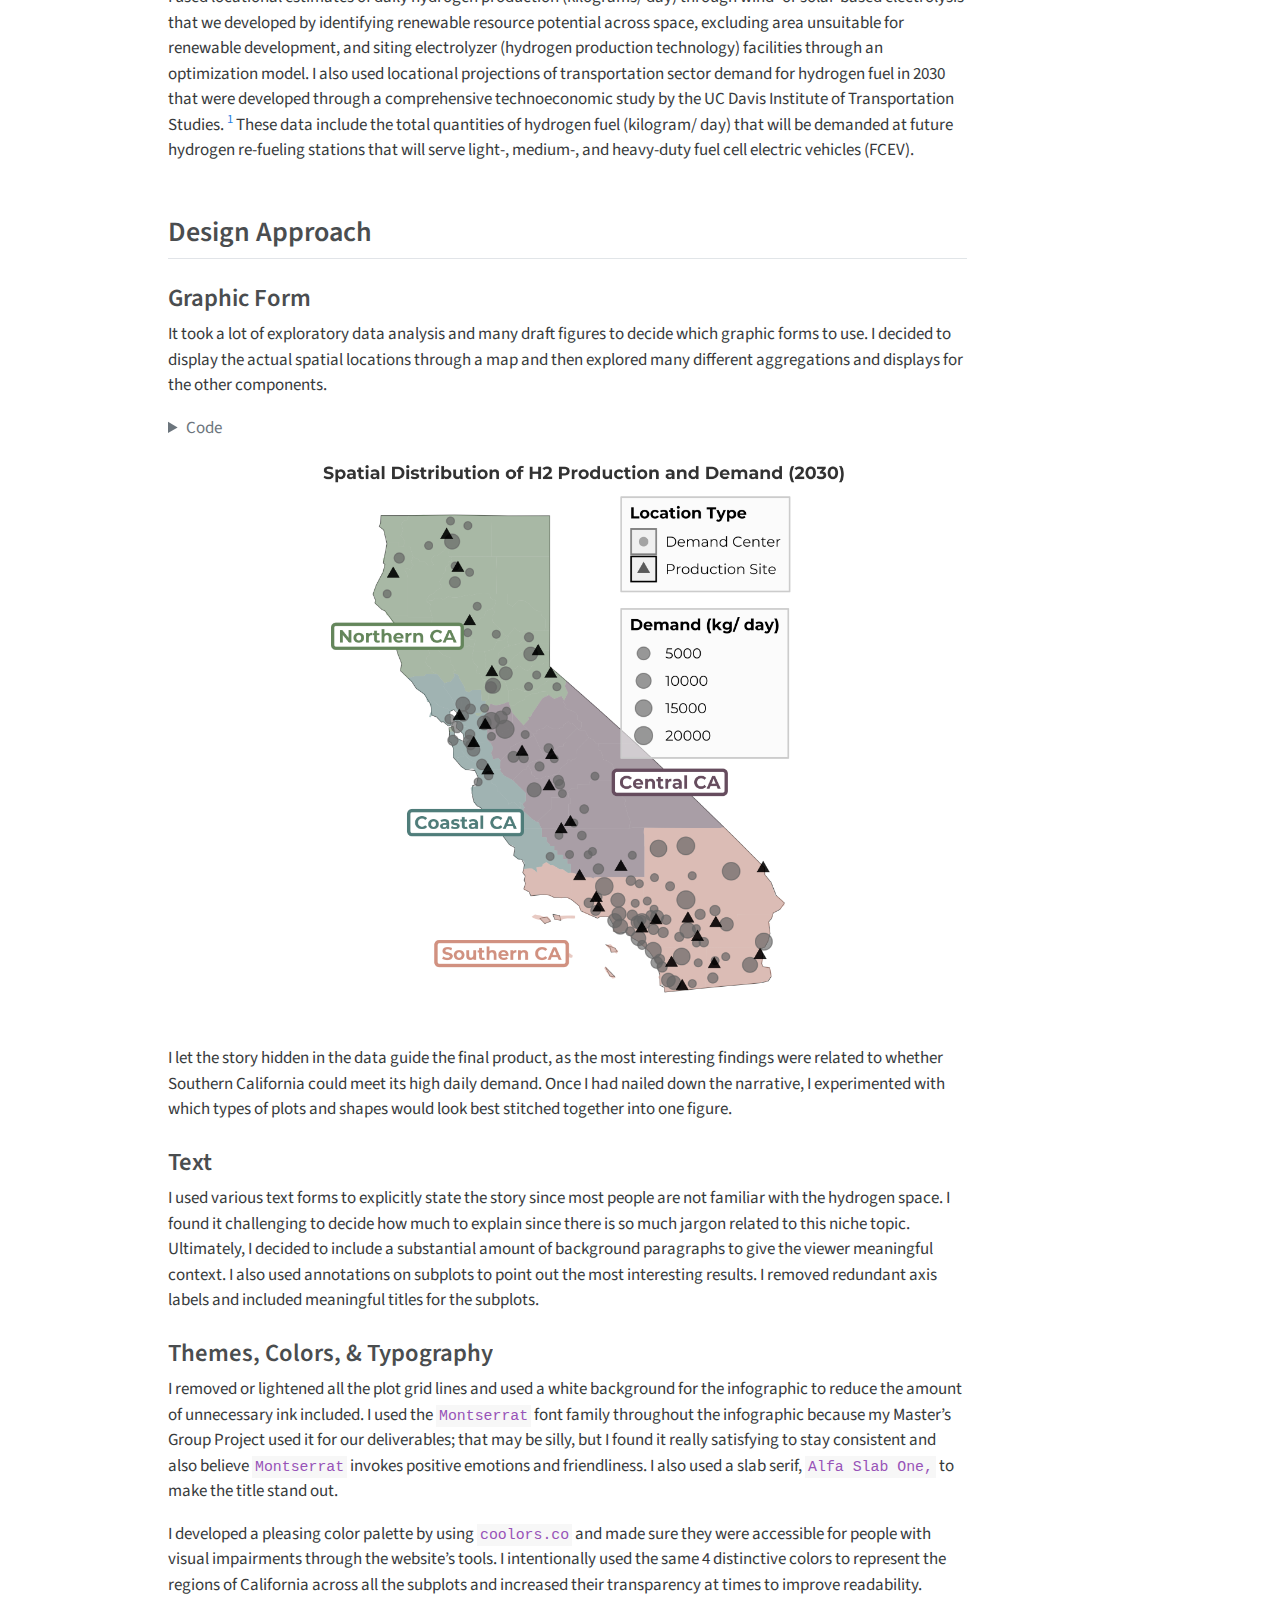
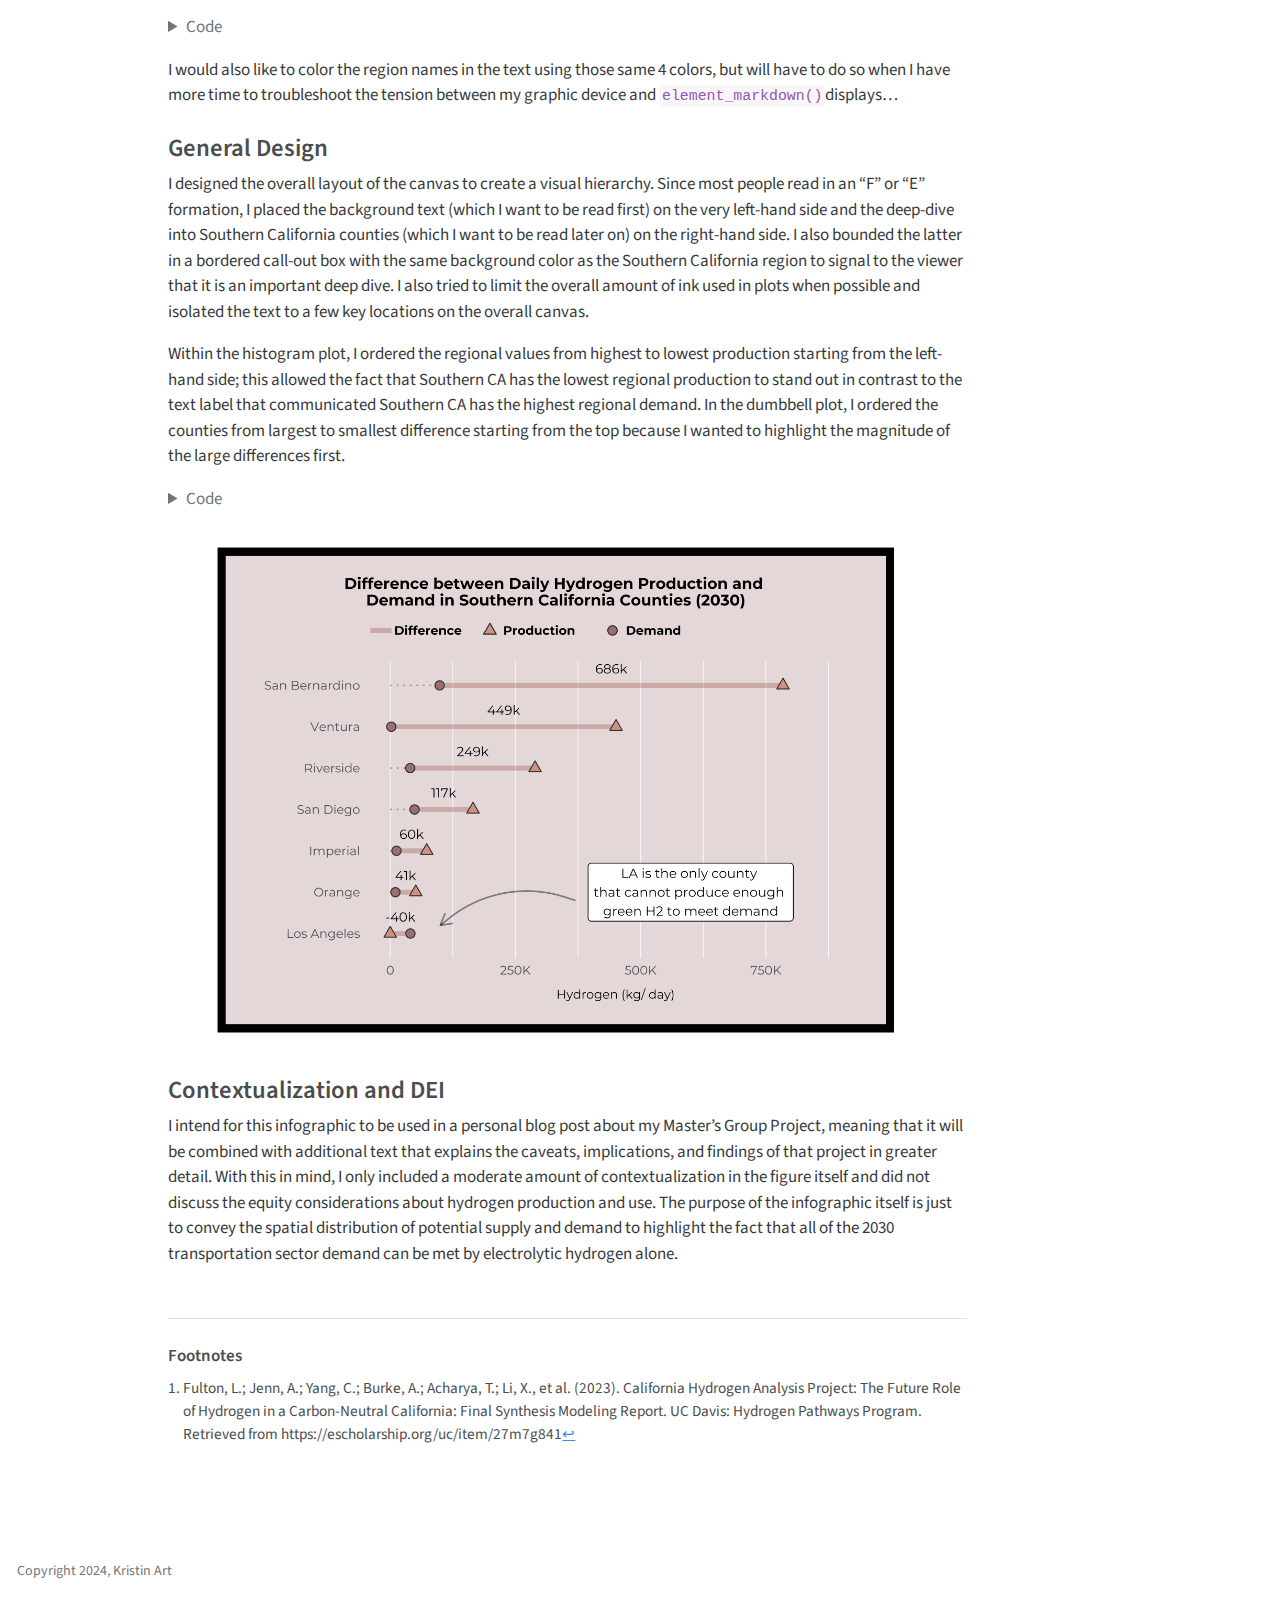
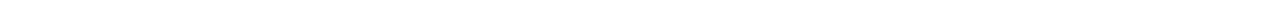
<file: docs/posts/2024-03-06-h2-data-viz/index.html>
<!DOCTYPE html>
<html xmlns="http://www.w3.org/1999/xhtml" lang="en" xml:lang="en"><head>

<meta charset="utf-8">
<meta name="generator" content="quarto-1.3.323">

<meta name="viewport" content="width=device-width, initial-scale=1.0, user-scalable=yes">

<meta name="author" content="Kristin Art">
<meta name="dcterms.date" content="2024-03-06">
<meta name="description" content="Data viz for science communication">

<title>Vizualizing California’s Green Hydrogen Supply and Transportation Sector Demand</title>
<style>
code{white-space: pre-wrap;}
span.smallcaps{font-variant: small-caps;}
div.columns{display: flex; gap: min(4vw, 1.5em);}
div.column{flex: auto; overflow-x: auto;}
div.hanging-indent{margin-left: 1.5em; text-indent: -1.5em;}
ul.task-list{list-style: none;}
ul.task-list li input[type="checkbox"] {
  width: 0.8em;
  margin: 0 0.8em 0.2em -1em; /* quarto-specific, see https://github.com/quarto-dev/quarto-cli/issues/4556 */ 
  vertical-align: middle;
}
/* CSS for syntax highlighting */
pre > code.sourceCode { white-space: pre; position: relative; }
pre > code.sourceCode > span { display: inline-block; line-height: 1.25; }
pre > code.sourceCode > span:empty { height: 1.2em; }
.sourceCode { overflow: visible; }
code.sourceCode > span { color: inherit; text-decoration: inherit; }
div.sourceCode { margin: 1em 0; }
pre.sourceCode { margin: 0; }
@media screen {
div.sourceCode { overflow: auto; }
}
@media print {
pre > code.sourceCode { white-space: pre-wrap; }
pre > code.sourceCode > span { text-indent: -5em; padding-left: 5em; }
}
pre.numberSource code
  { counter-reset: source-line 0; }
pre.numberSource code > span
  { position: relative; left: -4em; counter-increment: source-line; }
pre.numberSource code > span > a:first-child::before
  { content: counter(source-line);
    position: relative; left: -1em; text-align: right; vertical-align: baseline;
    border: none; display: inline-block;
    -webkit-touch-callout: none; -webkit-user-select: none;
    -khtml-user-select: none; -moz-user-select: none;
    -ms-user-select: none; user-select: none;
    padding: 0 4px; width: 4em;
  }
pre.numberSource { margin-left: 3em;  padding-left: 4px; }
div.sourceCode
  {   }
@media screen {
pre > code.sourceCode > span > a:first-child::before { text-decoration: underline; }
}
</style>


<script src="../../site_libs/quarto-nav/quarto-nav.js"></script>
<script src="../../site_libs/quarto-nav/headroom.min.js"></script>
<script src="../../site_libs/clipboard/clipboard.min.js"></script>
<script src="../../site_libs/quarto-search/autocomplete.umd.js"></script>
<script src="../../site_libs/quarto-search/fuse.min.js"></script>
<script src="../../site_libs/quarto-search/quarto-search.js"></script>
<meta name="quarto:offset" content="../../">
<link href="../../figures/chestnut_2.png" rel="icon" type="image/png">
<script src="../../site_libs/quarto-html/quarto.js"></script>
<script src="../../site_libs/quarto-html/popper.min.js"></script>
<script src="../../site_libs/quarto-html/tippy.umd.min.js"></script>
<script src="../../site_libs/quarto-html/anchor.min.js"></script>
<link href="../../site_libs/quarto-html/tippy.css" rel="stylesheet">
<link href="../../site_libs/quarto-html/quarto-syntax-highlighting.css" rel="stylesheet" id="quarto-text-highlighting-styles">
<script src="../../site_libs/bootstrap/bootstrap.min.js"></script>
<link href="../../site_libs/bootstrap/bootstrap-icons.css" rel="stylesheet">
<link href="../../site_libs/bootstrap/bootstrap.min.css" rel="stylesheet" id="quarto-bootstrap" data-mode="light">
<script id="quarto-search-options" type="application/json">{
  "location": "navbar",
  "copy-button": false,
  "collapse-after": 3,
  "panel-placement": "end",
  "type": "overlay",
  "limit": 20,
  "language": {
    "search-no-results-text": "No results",
    "search-matching-documents-text": "matching documents",
    "search-copy-link-title": "Copy link to search",
    "search-hide-matches-text": "Hide additional matches",
    "search-more-match-text": "more match in this document",
    "search-more-matches-text": "more matches in this document",
    "search-clear-button-title": "Clear",
    "search-detached-cancel-button-title": "Cancel",
    "search-submit-button-title": "Submit"
  }
}</script>


<link rel="stylesheet" href="../../styles.css">
</head>

<body class="nav-fixed">

<div id="quarto-search-results"></div>
  <header id="quarto-header" class="headroom fixed-top">
    <nav class="navbar navbar-expand-lg navbar-dark ">
      <div class="navbar-container container-fluid">
      <div class="navbar-brand-container">
    <a href="../../index.html" class="navbar-brand navbar-brand-logo">
    <img src="../../figures/chestnut_2.png" alt="Kristin Art" class="navbar-logo">
    </a>
  </div>
            <div id="quarto-search" class="" title="Search"></div>
          <button class="navbar-toggler" type="button" data-bs-toggle="collapse" data-bs-target="#navbarCollapse" aria-controls="navbarCollapse" aria-expanded="false" aria-label="Toggle navigation" onclick="if (window.quartoToggleHeadroom) { window.quartoToggleHeadroom(); }">
  <span class="navbar-toggler-icon"></span>
</button>
          <div class="collapse navbar-collapse" id="navbarCollapse">
            <ul class="navbar-nav navbar-nav-scroll me-auto">
  <li class="nav-item">
    <a class="nav-link" href="../../index.html" rel="" target="">
 <span class="menu-text">Home</span></a>
  </li>  
  <li class="nav-item">
    <a class="nav-link" href="../../about.html" rel="" target="">
 <span class="menu-text">About</span></a>
  </li>  
  <li class="nav-item">
    <a class="nav-link" href="../../posts.html" rel="" target="">
 <span class="menu-text">Projects</span></a>
  </li>  
  <li class="nav-item">
    <a class="nav-link" href="../../figures/Art_Kristin_Resume_02022024.pdf" rel="" target="">
 <span class="menu-text">Resume</span></a>
  </li>  
</ul>
            <ul class="navbar-nav navbar-nav-scroll ms-auto">
  <li class="nav-item compact">
    <a class="nav-link" href="https://www.linkedin.com/in/kristin-art-29758a224/" rel="" target=""><i class="bi bi-linkedin" role="img">
</i> 
 <span class="menu-text"></span></a>
  </li>  
  <li class="nav-item compact">
    <a class="nav-link" href="https://github.com/kristinart" rel="" target=""><i class="bi bi-github" role="img">
</i> 
 <span class="menu-text"></span></a>
  </li>  
  <li class="nav-item compact">
    <a class="nav-link" href="mailto:kristinart21@gmail.com" rel="" target=""><i class="bi bi-envelope" role="img">
</i> 
 <span class="menu-text"></span></a>
  </li>  
</ul>
            <div class="quarto-navbar-tools">
</div>
          </div> <!-- /navcollapse -->
      </div> <!-- /container-fluid -->
    </nav>
</header>
<!-- content -->
<div id="quarto-content" class="quarto-container page-columns page-rows-contents page-layout-full page-navbar">
<!-- sidebar -->
<!-- margin-sidebar -->
    <div id="quarto-margin-sidebar" class="sidebar margin-sidebar">
        <nav id="TOC" role="doc-toc" class="toc-active">
    <h2 id="toc-title">Contents</h2>
   
  <ul>
  <li><a href="#overview" id="toc-overview" class="nav-link active" data-scroll-target="#overview">Overview</a></li>
  <li><a href="#data" id="toc-data" class="nav-link" data-scroll-target="#data">Data</a></li>
  <li><a href="#design-approach" id="toc-design-approach" class="nav-link" data-scroll-target="#design-approach">Design Approach</a>
  <ul>
  <li><a href="#graphic-form" id="toc-graphic-form" class="nav-link" data-scroll-target="#graphic-form">Graphic Form</a></li>
  <li><a href="#text" id="toc-text" class="nav-link" data-scroll-target="#text">Text</a></li>
  <li><a href="#themes-colors-typography" id="toc-themes-colors-typography" class="nav-link" data-scroll-target="#themes-colors-typography">Themes, Colors, &amp; Typography</a></li>
  <li><a href="#general-design" id="toc-general-design" class="nav-link" data-scroll-target="#general-design">General Design</a></li>
  <li><a href="#contextualization-and-dei" id="toc-contextualization-and-dei" class="nav-link" data-scroll-target="#contextualization-and-dei">Contextualization and DEI</a></li>
  </ul></li>
  </ul>
</nav>
    </div>
<!-- main -->
<main class="content page-columns page-full column-body" id="quarto-document-content">

<header id="title-block-header" class="quarto-title-block default">
<div class="quarto-title">
<h1 class="title">Vizualizing California’s Green Hydrogen Supply and Transportation Sector Demand</h1>
  <div class="quarto-categories">
    <div class="quarto-category">R</div>
    <div class="quarto-category">Quarto</div>
    <div class="quarto-category">Git</div>
    <div class="quarto-category">Spatial</div>
    <div class="quarto-category">Viz</div>
    <div class="quarto-category">Energy</div>
  </div>
  </div>

<div>
  <div class="description">
    Data viz for science communication
  </div>
</div>


<div class="quarto-title-meta">

    <div>
    <div class="quarto-title-meta-heading">Author</div>
    <div class="quarto-title-meta-contents">
             <p>Kristin Art </p>
          </div>
  </div>
    
    <div>
    <div class="quarto-title-meta-heading">Published</div>
    <div class="quarto-title-meta-contents">
      <p class="date">March 6, 2024</p>
    </div>
  </div>
  
    
  </div>
  

</header>

<meta http-equiv="cache-control" content="no-cache">
<meta http-equiv="expires" content="0">
<meta http-equiv="pragma" content="no-cache">
<div class="column-page">
<p><img src="infographic_final.png" class="img-fluid"></p>
</div>
<section id="overview" class="level3">
<h3 class="anchored" data-anchor-id="overview">Overview</h3>
<p>I created the infographic above to explore the spatial distribution of hydrogen supply and demand across California in 2030. More specifically, I compared estimates of green (renewable) hydrogen production through wind- and solar-based electrolysis against projections of demand for hydrogen fuel (not necessarily renewable) from the transportation sector in 2030.</p>
<p>I developed the infographic to answer the following questions:</p>
<ol type="1">
<li><p>What is the spatial distribution of electrolytic hydrogen supply and transportation sector demand in 2030?</p></li>
<li><p>How does electrolytic supply and transportation sector demand for hydrogen fuel compare within and between regions in 2030? Will individual regions be able to produce enough hydrogen through electrolysis to meet local transportation sector demand?</p></li>
<li><p>Will individual counties in the Southern California region be able to produce enough hydrogen through electrolysis to meet local transportation sector demand?</p></li>
</ol>
</section>
<section id="data" class="level3">
<h3 class="anchored" data-anchor-id="data">Data</h3>
<p>I used data developed during my year-long Master’s Group Project, which aims to analyze the parity between potential supply of hydrogen through renewable resources and demand from California’s transportation sector, which will be the earliest large-scale adopter of hydrogen fuel.</p>
<p>I used locational estimates of daily hydrogen production (kilograms/ day) through wind- or solar-based electrolysis that we developed by identifying renewable resource potential across space, excluding area unsuitable for renewable development, and siting electrolyzer (hydrogen production technology) facilities through an optimization model. I also used locational projections of transportation sector demand for hydrogen fuel in 2030 that were developed through a comprehensive technoeconomic study by the UC Davis Institute of Transportation Studies. <a href="#fn1" class="footnote-ref" id="fnref1" role="doc-noteref"><sup>1</sup></a> These data include the total quantities of hydrogen fuel (kilogram/ day) that will be demanded at future hydrogen re-fueling stations that will serve light-, medium-, and heavy-duty fuel cell electric vehicles (FCEV).</p>
</section>
<section id="design-approach" class="level2">
<h2 class="anchored" data-anchor-id="design-approach">Design Approach</h2>
<section id="graphic-form" class="level3">
<h3 class="anchored" data-anchor-id="graphic-form">Graphic Form</h3>
<p>It took a lot of exploratory data analysis and many draft figures to decide which graphic forms to use. I decided to display the actual spatial locations through a map and then explored many different aggregations and displays for the other components.</p>
<div class="cell">
<details>
<summary>Code</summary>
<div class="sourceCode cell-code" id="cb1"><pre class="sourceCode r code-with-copy"><code class="sourceCode r"><span id="cb1-1"><a href="#cb1-1" aria-hidden="true" tabindex="-1"></a><span class="co"># .........................S&amp;D Map.........................</span></span>
<span id="cb1-2"><a href="#cb1-2" aria-hidden="true" tabindex="-1"></a></span>
<span id="cb1-3"><a href="#cb1-3" aria-hidden="true" tabindex="-1"></a><span class="co"># plot  ----</span></span>
<span id="cb1-4"><a href="#cb1-4" aria-hidden="true" tabindex="-1"></a>p2 <span class="ot">&lt;-</span></span>
<span id="cb1-5"><a href="#cb1-5" aria-hidden="true" tabindex="-1"></a>  <span class="co"># plot</span></span>
<span id="cb1-6"><a href="#cb1-6" aria-hidden="true" tabindex="-1"></a>  <span class="fu">ggplot</span>() <span class="sc">+</span></span>
<span id="cb1-7"><a href="#cb1-7" aria-hidden="true" tabindex="-1"></a>  <span class="fu">geom_sf</span>(<span class="at">data =</span> ca_sf) <span class="sc">+</span></span>
<span id="cb1-8"><a href="#cb1-8" aria-hidden="true" tabindex="-1"></a>  <span class="fu">geom_sf</span>(<span class="at">data =</span> h2_counties_sf, <span class="fu">aes</span>(<span class="at">fill =</span> region, <span class="at">shape =</span> <span class="st">"Demand Center"</span>), <span class="at">alpha =</span> <span class="fl">0.5</span>, <span class="at">color =</span> <span class="st">"transparent"</span>) <span class="sc">+</span></span>
<span id="cb1-9"><a href="#cb1-9" aria-hidden="true" tabindex="-1"></a>  <span class="fu">geom_sf</span>(<span class="at">data =</span> elect_demand, <span class="fu">aes</span>(<span class="at">size =</span> demand_capacity_served), <span class="at">col =</span> <span class="st">"grey40"</span>, <span class="at">alpha =</span> <span class="fl">0.7</span>) <span class="sc">+</span></span>
<span id="cb1-10"><a href="#cb1-10" aria-hidden="true" tabindex="-1"></a></span>
<span id="cb1-11"><a href="#cb1-11" aria-hidden="true" tabindex="-1"></a>  <span class="co"># scale</span></span>
<span id="cb1-12"><a href="#cb1-12" aria-hidden="true" tabindex="-1"></a>  <span class="fu">scale_size</span>(<span class="at">range =</span> <span class="fu">c</span>(<span class="dv">2</span>, <span class="dv">5</span>)) <span class="sc">+</span></span>
<span id="cb1-13"><a href="#cb1-13" aria-hidden="true" tabindex="-1"></a>  <span class="fu">geom_sf</span>(<span class="at">data =</span> elect_renewables2, <span class="fu">aes</span>(<span class="at">shape =</span> <span class="st">"Production Site"</span>), <span class="at">col =</span> <span class="st">"black"</span>, <span class="at">size =</span> <span class="fl">2.5</span>, <span class="at">alpha =</span> <span class="fl">0.7</span>) <span class="sc">+</span></span>
<span id="cb1-14"><a href="#cb1-14" aria-hidden="true" tabindex="-1"></a>  <span class="fu">scale_fill_manual</span>(</span>
<span id="cb1-15"><a href="#cb1-15" aria-hidden="true" tabindex="-1"></a>    <span class="at">values =</span> pal_regions,</span>
<span id="cb1-16"><a href="#cb1-16" aria-hidden="true" tabindex="-1"></a>    <span class="at">breaks =</span> <span class="fu">c</span>(<span class="st">"Northern CA"</span>, <span class="st">"Central CA"</span>, <span class="st">"Coastal CA"</span>, <span class="st">"Southern CA"</span>),</span>
<span id="cb1-17"><a href="#cb1-17" aria-hidden="true" tabindex="-1"></a>    <span class="at">guide =</span> <span class="st">"none"</span></span>
<span id="cb1-18"><a href="#cb1-18" aria-hidden="true" tabindex="-1"></a>  ) <span class="sc">+</span></span>
<span id="cb1-19"><a href="#cb1-19" aria-hidden="true" tabindex="-1"></a>  <span class="fu">scale_x_continuous</span>(<span class="at">limits =</span> <span class="fu">c</span>(<span class="sc">-</span><span class="dv">125</span>, <span class="sc">-</span><span class="dv">114</span>)) <span class="sc">+</span></span>
<span id="cb1-20"><a href="#cb1-20" aria-hidden="true" tabindex="-1"></a></span>
<span id="cb1-21"><a href="#cb1-21" aria-hidden="true" tabindex="-1"></a>  <span class="co"># add labels and annotation</span></span>
<span id="cb1-22"><a href="#cb1-22" aria-hidden="true" tabindex="-1"></a>  <span class="fu">labs</span>(</span>
<span id="cb1-23"><a href="#cb1-23" aria-hidden="true" tabindex="-1"></a>    <span class="at">size =</span> <span class="st">"Demand (kg/ day)"</span>,</span>
<span id="cb1-24"><a href="#cb1-24" aria-hidden="true" tabindex="-1"></a>    <span class="at">shape =</span> <span class="st">"Location Type"</span>,</span>
<span id="cb1-25"><a href="#cb1-25" aria-hidden="true" tabindex="-1"></a>    <span class="at">title =</span> <span class="st">"Spatial Distribution of H2 Production and Demand (2030)"</span>,</span>
<span id="cb1-26"><a href="#cb1-26" aria-hidden="true" tabindex="-1"></a>  ) <span class="sc">+</span></span>
<span id="cb1-27"><a href="#cb1-27" aria-hidden="true" tabindex="-1"></a>  <span class="fu">annotate</span>(</span>
<span id="cb1-28"><a href="#cb1-28" aria-hidden="true" tabindex="-1"></a>    <span class="at">geom =</span> <span class="st">"label"</span>,</span>
<span id="cb1-29"><a href="#cb1-29" aria-hidden="true" tabindex="-1"></a>    <span class="at">x =</span> <span class="fu">c</span>(<span class="sc">-</span><span class="fl">123.8</span>, <span class="sc">-</span><span class="dv">117</span>, <span class="sc">-</span><span class="fl">122.1</span>, <span class="sc">-</span><span class="fl">121.2</span>),</span>
<span id="cb1-30"><a href="#cb1-30" aria-hidden="true" tabindex="-1"></a>    <span class="at">y =</span> <span class="fu">c</span>(<span class="fl">39.6</span>, <span class="fl">36.7</span>, <span class="fl">35.9</span>, <span class="fl">33.3</span>),</span>
<span id="cb1-31"><a href="#cb1-31" aria-hidden="true" tabindex="-1"></a>    <span class="at">label =</span> <span class="fu">c</span>(<span class="st">"Northern CA"</span>, <span class="st">"Central CA"</span>, <span class="st">"Coastal CA"</span>, <span class="st">"Southern CA"</span>),</span>
<span id="cb1-32"><a href="#cb1-32" aria-hidden="true" tabindex="-1"></a>    <span class="at">color =</span> pal_regions,</span>
<span id="cb1-33"><a href="#cb1-33" aria-hidden="true" tabindex="-1"></a>    <span class="at">size =</span> <span class="dv">4</span>,</span>
<span id="cb1-34"><a href="#cb1-34" aria-hidden="true" tabindex="-1"></a>    <span class="at">color =</span> <span class="st">"black"</span>,</span>
<span id="cb1-35"><a href="#cb1-35" aria-hidden="true" tabindex="-1"></a>    <span class="at">family =</span> <span class="st">"mont"</span>,</span>
<span id="cb1-36"><a href="#cb1-36" aria-hidden="true" tabindex="-1"></a>    <span class="at">fontface =</span> <span class="st">"bold"</span>,</span>
<span id="cb1-37"><a href="#cb1-37" aria-hidden="true" tabindex="-1"></a>    <span class="at">label.size =</span> <span class="dv">1</span></span>
<span id="cb1-38"><a href="#cb1-38" aria-hidden="true" tabindex="-1"></a>  ) <span class="sc">+</span></span>
<span id="cb1-39"><a href="#cb1-39" aria-hidden="true" tabindex="-1"></a></span>
<span id="cb1-40"><a href="#cb1-40" aria-hidden="true" tabindex="-1"></a>  <span class="co"># adjust theme</span></span>
<span id="cb1-41"><a href="#cb1-41" aria-hidden="true" tabindex="-1"></a>  <span class="fu">theme_minimal</span>() <span class="sc">+</span></span>
<span id="cb1-42"><a href="#cb1-42" aria-hidden="true" tabindex="-1"></a>  <span class="fu">theme</span>(</span>
<span id="cb1-43"><a href="#cb1-43" aria-hidden="true" tabindex="-1"></a>    <span class="at">plot.title =</span> <span class="fu">element_text</span>(<span class="at">size =</span> <span class="dv">11</span>, <span class="at">family =</span> <span class="st">"mont"</span>, <span class="at">face =</span> <span class="st">"bold"</span>, <span class="at">color =</span> <span class="st">"grey20"</span>),</span>
<span id="cb1-44"><a href="#cb1-44" aria-hidden="true" tabindex="-1"></a>    <span class="at">plot.title.position =</span> <span class="st">"plot"</span>,</span>
<span id="cb1-45"><a href="#cb1-45" aria-hidden="true" tabindex="-1"></a>    <span class="at">plot.subtitle =</span> <span class="fu">element_text</span>(<span class="at">size =</span> <span class="dv">10</span>, <span class="at">color =</span> <span class="st">"grey50"</span>, <span class="at">family =</span> <span class="st">"mont"</span>),</span>
<span id="cb1-46"><a href="#cb1-46" aria-hidden="true" tabindex="-1"></a>    <span class="at">legend.title =</span> <span class="fu">element_text</span>(<span class="at">size =</span> <span class="dv">10</span>, <span class="at">family =</span> <span class="st">"mont"</span>, <span class="at">face =</span> <span class="st">"bold"</span>),</span>
<span id="cb1-47"><a href="#cb1-47" aria-hidden="true" tabindex="-1"></a>    <span class="at">legend.text =</span> <span class="fu">element_text</span>(<span class="at">size =</span> <span class="dv">9</span>, <span class="at">family =</span> <span class="st">"mont"</span>),</span>
<span id="cb1-48"><a href="#cb1-48" aria-hidden="true" tabindex="-1"></a>    <span class="at">legend.position =</span> <span class="fu">c</span>(<span class="fl">0.78</span>, <span class="fl">0.74</span>),</span>
<span id="cb1-49"><a href="#cb1-49" aria-hidden="true" tabindex="-1"></a>    <span class="at">legend.background =</span> <span class="fu">element_rect</span>(<span class="at">fill =</span> <span class="fu">alpha</span>(<span class="st">"grey97"</span>, <span class="fl">0.5</span>), <span class="at">color =</span> <span class="st">"grey80"</span>),</span>
<span id="cb1-50"><a href="#cb1-50" aria-hidden="true" tabindex="-1"></a>    <span class="at">axis.title =</span> <span class="fu">element_blank</span>(),</span>
<span id="cb1-51"><a href="#cb1-51" aria-hidden="true" tabindex="-1"></a>    <span class="at">axis.text =</span> <span class="fu">element_blank</span>(),</span>
<span id="cb1-52"><a href="#cb1-52" aria-hidden="true" tabindex="-1"></a>    <span class="at">panel.grid =</span> <span class="fu">element_blank</span>()</span>
<span id="cb1-53"><a href="#cb1-53" aria-hidden="true" tabindex="-1"></a>  ) <span class="sc">+</span></span>
<span id="cb1-54"><a href="#cb1-54" aria-hidden="true" tabindex="-1"></a>  <span class="fu">guides</span>(</span>
<span id="cb1-55"><a href="#cb1-55" aria-hidden="true" tabindex="-1"></a>    <span class="at">size =</span> <span class="fu">guide_legend</span>(<span class="at">order =</span> <span class="dv">2</span>),</span>
<span id="cb1-56"><a href="#cb1-56" aria-hidden="true" tabindex="-1"></a>    <span class="at">shape =</span> <span class="fu">guide_legend</span>(<span class="at">order =</span> <span class="dv">1</span>, <span class="at">override.aes =</span> <span class="fu">list</span>(<span class="at">color =</span> <span class="fu">c</span>(<span class="st">"grey50"</span>, <span class="st">"black"</span>)))</span>
<span id="cb1-57"><a href="#cb1-57" aria-hidden="true" tabindex="-1"></a>  )</span>
<span id="cb1-58"><a href="#cb1-58" aria-hidden="true" tabindex="-1"></a></span>
<span id="cb1-59"><a href="#cb1-59" aria-hidden="true" tabindex="-1"></a>p2</span></code><button title="Copy to Clipboard" class="code-copy-button"><i class="bi"></i></button></pre></div>
</details>
<div class="cell-output-display">
<p><img src="index_files/figure-html/unnamed-chunk-2-1.png" class="img-fluid" style="width:120.0%"></p>
</div>
</div>
<p>I let the story hidden in the data guide the final product, as the most interesting findings were related to whether Southern California could meet its high daily demand. Once I had nailed down the narrative, I experimented with which types of plots and shapes would look best stitched together into one figure.</p>
</section>
<section id="text" class="level3">
<h3 class="anchored" data-anchor-id="text">Text</h3>
<p>I used various text forms to explicitly state the story since most people are not familiar with the hydrogen space. I found it challenging to decide how much to explain since there is so much jargon related to this niche topic. Ultimately, I decided to include a substantial amount of background paragraphs to give the viewer meaningful context. I also used annotations on subplots to point out the most interesting results. I removed redundant axis labels and included meaningful titles for the subplots.</p>
</section>
<section id="themes-colors-typography" class="level3">
<h3 class="anchored" data-anchor-id="themes-colors-typography">Themes, Colors, &amp; Typography</h3>
<p>I removed or lightened all the plot grid lines and used a white background for the infographic to reduce the amount of unnecessary ink included. I used the <code>Montserrat</code> font family throughout the infographic because my Master’s Group Project used it for our deliverables; that may be silly, but I found it really satisfying to stay consistent and also believe <code>Montserrat</code> invokes positive emotions and friendliness. I also used a slab serif, <code>Alfa Slab One,</code> to make the title stand out.</p>
<p>I developed a pleasing color palette by using <code>coolors.co</code> and made sure they were accessible for people with visual impairments through the website’s tools. I intentionally used the same 4 distinctive colors to represent the regions of California across all the subplots and increased their transparency at times to improve readability.</p>
<div class="cell">
<details>
<summary>Code</summary>
<div class="sourceCode cell-code" id="cb2"><pre class="sourceCode r code-with-copy"><code class="sourceCode r"><span id="cb2-1"><a href="#cb2-1" aria-hidden="true" tabindex="-1"></a><span class="do">## ~~~~~~~~~~~~~~~~~~~~~~~~~~~~~~~~~~~~~~~~~~~~~~~~~~~~~~~~~~~~~~~~~~~~~~~~~~~~~~</span></span>
<span id="cb2-2"><a href="#cb2-2" aria-hidden="true" tabindex="-1"></a><span class="do">##                             Data visualization                           ----</span></span>
<span id="cb2-3"><a href="#cb2-3" aria-hidden="true" tabindex="-1"></a><span class="do">## ~~~~~~~~~~~~~~~~~~~~~~~~~~~~~~~~~~~~~~~~~~~~~~~~~~~~~~~~~~~~~~~~~~~~~~~~~~~~~~</span></span>
<span id="cb2-4"><a href="#cb2-4" aria-hidden="true" tabindex="-1"></a></span>
<span id="cb2-5"><a href="#cb2-5" aria-hidden="true" tabindex="-1"></a><span class="co"># .........................Regional Histogram.........................</span></span>
<span id="cb2-6"><a href="#cb2-6" aria-hidden="true" tabindex="-1"></a><span class="co"># define background text ----</span></span>
<span id="cb2-7"><a href="#cb2-7" aria-hidden="true" tabindex="-1"></a>p1_text <span class="ot">&lt;-</span> glue<span class="sc">::</span><span class="fu">glue</span>((</span>
<span id="cb2-8"><a href="#cb2-8" aria-hidden="true" tabindex="-1"></a>  <span class="st">"</span></span>
<span id="cb2-9"><a href="#cb2-9" aria-hidden="true" tabindex="-1"></a><span class="st">       Hydrogen fuel (H2) can be produced by combining water and</span></span>
<span id="cb2-10"><a href="#cb2-10" aria-hidden="true" tabindex="-1"></a><span class="st">       electricity through a process called electrolysis. When</span></span>
<span id="cb2-11"><a href="#cb2-11" aria-hidden="true" tabindex="-1"></a><span class="st">       renewable electricity (new wind and solar) is used in this</span></span>
<span id="cb2-12"><a href="#cb2-12" aria-hidden="true" tabindex="-1"></a><span class="st">       process, the resulting H2 is also considered renewable and</span></span>
<span id="cb2-13"><a href="#cb2-13" aria-hidden="true" tabindex="-1"></a><span class="st">       referred to as green H2. H2 produced through most other</span></span>
<span id="cb2-14"><a href="#cb2-14" aria-hidden="true" tabindex="-1"></a><span class="st">       processes have a negative environmental impact due to the</span></span>
<span id="cb2-15"><a href="#cb2-15" aria-hidden="true" tabindex="-1"></a><span class="st">       release of carbon emissions or air pollutants.</span></span>
<span id="cb2-16"><a href="#cb2-16" aria-hidden="true" tabindex="-1"></a></span>
<span id="cb2-17"><a href="#cb2-17" aria-hidden="true" tabindex="-1"></a><span class="st">       Both production and demand for H2 in California are expected</span></span>
<span id="cb2-18"><a href="#cb2-18" aria-hidden="true" tabindex="-1"></a><span class="st">       to increase in coming years. The transportation sector is</span></span>
<span id="cb2-19"><a href="#cb2-19" aria-hidden="true" tabindex="-1"></a><span class="st">       expected to be the earliest adopter of H2 for use in light-,</span></span>
<span id="cb2-20"><a href="#cb2-20" aria-hidden="true" tabindex="-1"></a><span class="st">       medium- and heavy-duty fuel cell electric vehicles (FCEVs).</span></span>
<span id="cb2-21"><a href="#cb2-21" aria-hidden="true" tabindex="-1"></a><span class="st">       Transportation demand is concentrated along major highways</span></span>
<span id="cb2-22"><a href="#cb2-22" aria-hidden="true" tabindex="-1"></a><span class="st">       and within densely populated neighborhoods.</span></span>
<span id="cb2-23"><a href="#cb2-23" aria-hidden="true" tabindex="-1"></a></span>
<span id="cb2-24"><a href="#cb2-24" aria-hidden="true" tabindex="-1"></a><span class="st">       Green H2 production is constrained to areas with sufficient</span></span>
<span id="cb2-25"><a href="#cb2-25" aria-hidden="true" tabindex="-1"></a><span class="st">       wind and solar resources, water availability, and favorable</span></span>
<span id="cb2-26"><a href="#cb2-26" aria-hidden="true" tabindex="-1"></a><span class="st">       permitting and regulation policies. Not all of these viable</span></span>
<span id="cb2-27"><a href="#cb2-27" aria-hidden="true" tabindex="-1"></a><span class="st">       areas align with transportation demand hotspots, meaning H2</span></span>
<span id="cb2-28"><a href="#cb2-28" aria-hidden="true" tabindex="-1"></a><span class="st">       distribution (which can be costly) and production through</span></span>
<span id="cb2-29"><a href="#cb2-29" aria-hidden="true" tabindex="-1"></a><span class="st">       other processes (which are not all renewable) may play an</span></span>
<span id="cb2-30"><a href="#cb2-30" aria-hidden="true" tabindex="-1"></a><span class="st">       important role in some places.</span></span>
<span id="cb2-31"><a href="#cb2-31" aria-hidden="true" tabindex="-1"></a></span>
<span id="cb2-32"><a href="#cb2-32" aria-hidden="true" tabindex="-1"></a><span class="st">       In 2030, Northern, Central, Coastal, and Southern CA will</span></span>
<span id="cb2-33"><a href="#cb2-33" aria-hidden="true" tabindex="-1"></a><span class="st">       all be able to produce far more than enough green H2 to</span></span>
<span id="cb2-34"><a href="#cb2-34" aria-hidden="true" tabindex="-1"></a><span class="st">       meet demand. Central and Northern CA will be the largest</span></span>
<span id="cb2-35"><a href="#cb2-35" aria-hidden="true" tabindex="-1"></a><span class="st">       producers of electrolytic hydrogen while Southern CA will</span></span>
<span id="cb2-36"><a href="#cb2-36" aria-hidden="true" tabindex="-1"></a><span class="st">       be the largest demander of H2 in transportation uses. All</span></span>
<span id="cb2-37"><a href="#cb2-37" aria-hidden="true" tabindex="-1"></a><span class="st">       the excess green H2 produced can be stored for later use</span></span>
<span id="cb2-38"><a href="#cb2-38" aria-hidden="true" tabindex="-1"></a><span class="st">       or distributed to areas in need.</span></span>
<span id="cb2-39"><a href="#cb2-39" aria-hidden="true" tabindex="-1"></a></span>
<span id="cb2-40"><a href="#cb2-40" aria-hidden="true" tabindex="-1"></a><span class="st">"</span>))</span>
<span id="cb2-41"><a href="#cb2-41" aria-hidden="true" tabindex="-1"></a></span>
<span id="cb2-42"><a href="#cb2-42" aria-hidden="true" tabindex="-1"></a><span class="co">#p1_text</span></span>
<span id="cb2-43"><a href="#cb2-43" aria-hidden="true" tabindex="-1"></a></span>
<span id="cb2-44"><a href="#cb2-44" aria-hidden="true" tabindex="-1"></a><span class="co"># pivot longer ----</span></span>
<span id="cb2-45"><a href="#cb2-45" aria-hidden="true" tabindex="-1"></a>h2_regions_long <span class="ot">&lt;-</span> h2_counties <span class="sc">%&gt;%</span></span>
<span id="cb2-46"><a href="#cb2-46" aria-hidden="true" tabindex="-1"></a>  <span class="fu">rename</span>(<span class="at">Demand =</span> demand_h2_kg_d, <span class="at">Production =</span> supply_h2_kg_d) <span class="sc">%&gt;%</span></span>
<span id="cb2-47"><a href="#cb2-47" aria-hidden="true" tabindex="-1"></a>  <span class="fu">pivot_longer</span>(<span class="at">cols =</span> Demand<span class="sc">:</span>Production, <span class="at">values_to =</span> <span class="st">"count"</span>, <span class="at">names_to =</span> <span class="st">"type"</span>) <span class="sc">%&gt;%</span></span>
<span id="cb2-48"><a href="#cb2-48" aria-hidden="true" tabindex="-1"></a>  <span class="fu">mutate</span>(</span>
<span id="cb2-49"><a href="#cb2-49" aria-hidden="true" tabindex="-1"></a>    <span class="at">x =</span> <span class="fu">case_when</span>(</span>
<span id="cb2-50"><a href="#cb2-50" aria-hidden="true" tabindex="-1"></a>      type <span class="sc">==</span> <span class="st">"Demand"</span> <span class="sc">~</span> <span class="dv">1</span>,</span>
<span id="cb2-51"><a href="#cb2-51" aria-hidden="true" tabindex="-1"></a>      type <span class="sc">==</span> <span class="st">"Production"</span> <span class="sc">~</span> <span class="dv">2</span></span>
<span id="cb2-52"><a href="#cb2-52" aria-hidden="true" tabindex="-1"></a>    ),</span>
<span id="cb2-53"><a href="#cb2-53" aria-hidden="true" tabindex="-1"></a>    <span class="at">region =</span> <span class="fu">as.factor</span>(region)</span>
<span id="cb2-54"><a href="#cb2-54" aria-hidden="true" tabindex="-1"></a>  ) <span class="sc">%&gt;%</span></span>
<span id="cb2-55"><a href="#cb2-55" aria-hidden="true" tabindex="-1"></a>  <span class="fu">group_by</span>(region, type) <span class="sc">%&gt;%</span></span>
<span id="cb2-56"><a href="#cb2-56" aria-hidden="true" tabindex="-1"></a>  <span class="fu">summarize</span>(<span class="at">count =</span> <span class="fu">sum</span>(count))</span>
<span id="cb2-57"><a href="#cb2-57" aria-hidden="true" tabindex="-1"></a></span>
<span id="cb2-58"><a href="#cb2-58" aria-hidden="true" tabindex="-1"></a><span class="co"># plot ----</span></span>
<span id="cb2-59"><a href="#cb2-59" aria-hidden="true" tabindex="-1"></a>p1 <span class="ot">&lt;-</span></span>
<span id="cb2-60"><a href="#cb2-60" aria-hidden="true" tabindex="-1"></a>  <span class="co"># format data</span></span>
<span id="cb2-61"><a href="#cb2-61" aria-hidden="true" tabindex="-1"></a>  h2_regions_long <span class="sc">%&gt;%</span></span>
<span id="cb2-62"><a href="#cb2-62" aria-hidden="true" tabindex="-1"></a>  <span class="fu">mutate</span>(</span>
<span id="cb2-63"><a href="#cb2-63" aria-hidden="true" tabindex="-1"></a>    <span class="at">region =</span> <span class="fu">factor</span>(region, <span class="at">levels =</span> (<span class="fu">c</span>(<span class="st">"Central CA"</span>, <span class="st">"Northern CA"</span>, <span class="st">"Coastal CA"</span>, <span class="st">"Southern CA"</span>))),</span>
<span id="cb2-64"><a href="#cb2-64" aria-hidden="true" tabindex="-1"></a>    <span class="at">type =</span> <span class="fu">case_when</span>(</span>
<span id="cb2-65"><a href="#cb2-65" aria-hidden="true" tabindex="-1"></a>      type <span class="sc">==</span> <span class="st">"Demand"</span> <span class="sc">~</span> <span class="st">"Demand (kg/d)"</span>,</span>
<span id="cb2-66"><a href="#cb2-66" aria-hidden="true" tabindex="-1"></a>      type <span class="sc">==</span> <span class="st">"Production"</span> <span class="sc">~</span> <span class="st">"Production (kg/d)"</span></span>
<span id="cb2-67"><a href="#cb2-67" aria-hidden="true" tabindex="-1"></a>    ),</span>
<span id="cb2-68"><a href="#cb2-68" aria-hidden="true" tabindex="-1"></a>    <span class="at">type =</span> <span class="fu">factor</span>(type, <span class="at">levels =</span> <span class="fu">rev</span>(<span class="fu">c</span>(<span class="st">"Demand (kg/d)"</span>, <span class="st">"Production (kg/d)"</span>)))</span>
<span id="cb2-69"><a href="#cb2-69" aria-hidden="true" tabindex="-1"></a>  ) <span class="sc">%&gt;%</span></span>
<span id="cb2-70"><a href="#cb2-70" aria-hidden="true" tabindex="-1"></a>  <span class="co"># plot and scale</span></span>
<span id="cb2-71"><a href="#cb2-71" aria-hidden="true" tabindex="-1"></a>  <span class="fu">ggplot</span>(<span class="fu">aes</span>(<span class="at">x =</span> region, <span class="at">y =</span> count, <span class="at">pattern =</span> type)) <span class="sc">+</span></span>
<span id="cb2-72"><a href="#cb2-72" aria-hidden="true" tabindex="-1"></a>  <span class="fu">geom_col_pattern</span>(<span class="at">fill =</span> pal_regions2, <span class="at">position =</span> <span class="st">"dodge"</span>, <span class="at">alpha =</span> <span class="fl">0.8</span>, <span class="at">color =</span> <span class="st">"grey0"</span>) <span class="sc">+</span></span>
<span id="cb2-73"><a href="#cb2-73" aria-hidden="true" tabindex="-1"></a>  <span class="fu">scale_pattern_manual</span>(<span class="at">values =</span> <span class="fu">c</span>(<span class="st">"none"</span>, <span class="st">"wave"</span>)) <span class="sc">+</span></span>
<span id="cb2-74"><a href="#cb2-74" aria-hidden="true" tabindex="-1"></a>  <span class="fu">scale_pattern_fill_manual</span>(<span class="at">values =</span> <span class="fu">c</span>(<span class="st">"black"</span>, <span class="st">"white"</span>)) <span class="sc">+</span></span>
<span id="cb2-75"><a href="#cb2-75" aria-hidden="true" tabindex="-1"></a>  <span class="fu">scale_y_continuous</span>(<span class="at">expand =</span> <span class="fu">c</span>(<span class="fl">0.02</span>, <span class="dv">0</span>), <span class="at">labels =</span> scales<span class="sc">::</span><span class="fu">label_number</span>(<span class="at">scale_cut =</span> <span class="fu">cut_short_scale</span>())) <span class="sc">+</span></span>
<span id="cb2-76"><a href="#cb2-76" aria-hidden="true" tabindex="-1"></a>  <span class="fu">expand_limits</span>(<span class="at">y =</span> <span class="fu">max</span>(<span class="dv">7000000</span>)) <span class="sc">+</span></span>
<span id="cb2-77"><a href="#cb2-77" aria-hidden="true" tabindex="-1"></a></span>
<span id="cb2-78"><a href="#cb2-78" aria-hidden="true" tabindex="-1"></a>  <span class="co"># add labels and annotation</span></span>
<span id="cb2-79"><a href="#cb2-79" aria-hidden="true" tabindex="-1"></a>  <span class="fu">annotate</span>(<span class="st">"label"</span>, <span class="at">x =</span> <span class="fl">3.4</span>, <span class="at">y =</span> <span class="dv">5500000</span>, <span class="at">label =</span> <span class="st">"Southern CA will</span><span class="sc">\n</span><span class="st">demand the most</span><span class="sc">\n</span><span class="st">H2 fuel"</span>, <span class="at">size =</span> <span class="dv">4</span>, <span class="at">family =</span> <span class="st">"mont"</span>) <span class="sc">+</span></span>
<span id="cb2-80"><a href="#cb2-80" aria-hidden="true" tabindex="-1"></a>  <span class="fu">annotate</span>(</span>
<span id="cb2-81"><a href="#cb2-81" aria-hidden="true" tabindex="-1"></a>    <span class="at">geom =</span> <span class="st">"curve"</span>,</span>
<span id="cb2-82"><a href="#cb2-82" aria-hidden="true" tabindex="-1"></a>    <span class="at">x =</span> <span class="fl">4.0</span>, <span class="at">xend =</span> <span class="fl">4.25</span>,</span>
<span id="cb2-83"><a href="#cb2-83" aria-hidden="true" tabindex="-1"></a>    <span class="at">y =</span> <span class="dv">5400000</span>, <span class="at">yend =</span> <span class="dv">1500000</span>,</span>
<span id="cb2-84"><a href="#cb2-84" aria-hidden="true" tabindex="-1"></a>    <span class="at">curvature =</span> <span class="sc">-</span><span class="fl">0.5</span>,</span>
<span id="cb2-85"><a href="#cb2-85" aria-hidden="true" tabindex="-1"></a>    <span class="at">arrow =</span> <span class="fu">arrow</span>(<span class="at">length =</span> <span class="fu">unit</span>(<span class="fl">0.3</span>, <span class="st">"cm"</span>)),</span>
<span id="cb2-86"><a href="#cb2-86" aria-hidden="true" tabindex="-1"></a>    <span class="at">alpha =</span> <span class="fl">0.5</span></span>
<span id="cb2-87"><a href="#cb2-87" aria-hidden="true" tabindex="-1"></a>  ) <span class="sc">+</span></span>
<span id="cb2-88"><a href="#cb2-88" aria-hidden="true" tabindex="-1"></a>  <span class="fu">geom_text</span>(<span class="fu">aes</span>(<span class="at">label =</span> (<span class="fu">c</span>(</span>
<span id="cb2-89"><a href="#cb2-89" aria-hidden="true" tabindex="-1"></a>    <span class="st">"82k"</span>, <span class="st">"5.9M"</span>,</span>
<span id="cb2-90"><a href="#cb2-90" aria-hidden="true" tabindex="-1"></a>    <span class="st">"35k"</span>, <span class="st">"1.9M"</span>,</span>
<span id="cb2-91"><a href="#cb2-91" aria-hidden="true" tabindex="-1"></a>    <span class="st">"46k"</span>, <span class="st">"4.9M"</span>,</span>
<span id="cb2-92"><a href="#cb2-92" aria-hidden="true" tabindex="-1"></a>    <span class="st">"252k"</span>, <span class="st">"1.8M"</span></span>
<span id="cb2-93"><a href="#cb2-93" aria-hidden="true" tabindex="-1"></a>  ))), <span class="at">color =</span> <span class="st">"black"</span>, <span class="at">vjust =</span> <span class="sc">-</span><span class="fl">0.9</span>, <span class="at">hjust =</span> <span class="fl">0.5</span>, <span class="at">position =</span> <span class="fu">position_dodge</span>(<span class="at">width =</span> <span class="fl">0.9</span>), <span class="at">family =</span> <span class="st">"mont"</span>, <span class="at">fontface =</span> <span class="st">"bold"</span>) <span class="sc">+</span></span>
<span id="cb2-94"><a href="#cb2-94" aria-hidden="true" tabindex="-1"></a>  <span class="fu">labs</span>(</span>
<span id="cb2-95"><a href="#cb2-95" aria-hidden="true" tabindex="-1"></a>    <span class="at">y =</span> <span class="st">""</span>, <span class="at">x =</span> <span class="st">""</span>, <span class="at">subtitle =</span> <span class="st">"Regional Hydrogen Production and Demand (2030)"</span>, <span class="co">#title = (p1_text)</span></span>
<span id="cb2-96"><a href="#cb2-96" aria-hidden="true" tabindex="-1"></a>  ) <span class="sc">+</span></span>
<span id="cb2-97"><a href="#cb2-97" aria-hidden="true" tabindex="-1"></a></span>
<span id="cb2-98"><a href="#cb2-98" aria-hidden="true" tabindex="-1"></a>  <span class="co"># adjust theme</span></span>
<span id="cb2-99"><a href="#cb2-99" aria-hidden="true" tabindex="-1"></a>  <span class="fu">theme_minimal</span>() <span class="sc">+</span></span>
<span id="cb2-100"><a href="#cb2-100" aria-hidden="true" tabindex="-1"></a>  <span class="fu">theme</span>(</span>
<span id="cb2-101"><a href="#cb2-101" aria-hidden="true" tabindex="-1"></a>    <span class="co">#plot.title = element_text(size = 10, family = "mont", color = "grey20", margin = margin(b = 5, l = 20)),</span></span>
<span id="cb2-102"><a href="#cb2-102" aria-hidden="true" tabindex="-1"></a>    <span class="co">#plot.title.position = "plot",</span></span>
<span id="cb2-103"><a href="#cb2-103" aria-hidden="true" tabindex="-1"></a>    <span class="at">plot.subtitle =</span> <span class="fu">element_text</span>(<span class="at">size =</span> <span class="dv">14</span>, <span class="at">face =</span> <span class="st">"bold"</span>, <span class="at">family =</span> <span class="st">"mont"</span>, <span class="at">hjust =</span> <span class="fl">0.5</span>, <span class="at">color =</span> <span class="st">"grey20"</span>),</span>
<span id="cb2-104"><a href="#cb2-104" aria-hidden="true" tabindex="-1"></a>    <span class="at">legend.title =</span> <span class="fu">element_blank</span>(),</span>
<span id="cb2-105"><a href="#cb2-105" aria-hidden="true" tabindex="-1"></a>    <span class="at">legend.text =</span> <span class="fu">element_text</span>(<span class="at">size =</span> <span class="dv">12</span>, <span class="at">family =</span> <span class="st">"mont"</span>), <span class="co">#, margin = margin(r = -3, unit = "lines")</span></span>
<span id="cb2-106"><a href="#cb2-106" aria-hidden="true" tabindex="-1"></a>    <span class="at">legend.direction =</span> <span class="st">"horizontal"</span>, </span>
<span id="cb2-107"><a href="#cb2-107" aria-hidden="true" tabindex="-1"></a>    <span class="at">legend.position =</span> <span class="st">"top"</span>,</span>
<span id="cb2-108"><a href="#cb2-108" aria-hidden="true" tabindex="-1"></a>    <span class="at">legend.key.size =</span> <span class="fu">unit</span>(<span class="fl">0.5</span>, <span class="st">"cm"</span>),</span>
<span id="cb2-109"><a href="#cb2-109" aria-hidden="true" tabindex="-1"></a>    <span class="co">#axis.title = element_text(size = 14, family = "mont"),</span></span>
<span id="cb2-110"><a href="#cb2-110" aria-hidden="true" tabindex="-1"></a>    <span class="co">#axis.title.x = element_blank(),</span></span>
<span id="cb2-111"><a href="#cb2-111" aria-hidden="true" tabindex="-1"></a>    <span class="at">axis.text.x =</span> <span class="fu">element_text</span>(<span class="at">size =</span> <span class="dv">14</span>, <span class="at">family =</span> <span class="st">"mont"</span>),</span>
<span id="cb2-112"><a href="#cb2-112" aria-hidden="true" tabindex="-1"></a>    <span class="at">axis.text.y =</span> <span class="fu">element_blank</span>(),</span>
<span id="cb2-113"><a href="#cb2-113" aria-hidden="true" tabindex="-1"></a>    <span class="at">panel.grid =</span> <span class="fu">element_blank</span>(),</span>
<span id="cb2-114"><a href="#cb2-114" aria-hidden="true" tabindex="-1"></a>    <span class="at">aspect.ratio =</span> <span class="fl">0.4</span></span>
<span id="cb2-115"><a href="#cb2-115" aria-hidden="true" tabindex="-1"></a>  ) <span class="sc">+</span></span>
<span id="cb2-116"><a href="#cb2-116" aria-hidden="true" tabindex="-1"></a>  <span class="fu">guides</span>(<span class="at">fill =</span> <span class="fu">guide_legend</span>(<span class="at">reverse =</span> <span class="cn">TRUE</span>))</span>
<span id="cb2-117"><a href="#cb2-117" aria-hidden="true" tabindex="-1"></a></span>
<span id="cb2-118"><a href="#cb2-118" aria-hidden="true" tabindex="-1"></a><span class="co">#p1</span></span></code><button title="Copy to Clipboard" class="code-copy-button"><i class="bi"></i></button></pre></div>
</details>
</div>
<p>I would also like to color the region names in the text using those same 4 colors, but will have to do so when I have more time to troubleshoot the tension between my graphic device and <code>element_markdown()</code>displays…</p>
</section>
<section id="general-design" class="level3">
<h3 class="anchored" data-anchor-id="general-design">General Design</h3>
<p>I designed the overall layout of the canvas to create a visual hierarchy. Since most people read in an “F” or “E” formation, I placed the background text (which I want to be read first) on the very left-hand side and the deep-dive into Southern California counties (which I want to be read later on) on the right-hand side. I also bounded the latter in a bordered call-out box with the same background color as the Southern California region to signal to the viewer that it is an important deep dive. I also tried to limit the overall amount of ink used in plots when possible and isolated the text to a few key locations on the overall canvas.</p>
<p>Within the histogram plot, I ordered the regional values from highest to lowest production starting from the left-hand side; this allowed the fact that Southern CA has the lowest regional production to stand out in contrast to the text label that communicated Southern CA has the highest regional demand. In the dumbbell plot, I ordered the counties from largest to smallest difference starting from the top because I wanted to highlight the magnitude of the large differences first.</p>
<div class="cell">
<details>
<summary>Code</summary>
<div class="sourceCode cell-code" id="cb3"><pre class="sourceCode r code-with-copy"><code class="sourceCode r"><span id="cb3-1"><a href="#cb3-1" aria-hidden="true" tabindex="-1"></a><span class="co"># .........................SoCal Dumbbell Plot.........................</span></span>
<span id="cb3-2"><a href="#cb3-2" aria-hidden="true" tabindex="-1"></a><span class="co"># define text ----</span></span>
<span id="cb3-3"><a href="#cb3-3" aria-hidden="true" tabindex="-1"></a>p3_text <span class="ot">&lt;-</span> glue<span class="sc">::</span><span class="fu">glue</span>(</span>
<span id="cb3-4"><a href="#cb3-4" aria-hidden="true" tabindex="-1"></a>  <span class="st">"   In Southern California, most individual counties will be</span><span class="sc">\n</span></span>
<span id="cb3-5"><a href="#cb3-5" aria-hidden="true" tabindex="-1"></a><span class="st">daily net producers of green H2 in 2030. LA coungh is the only</span><span class="sc">\n</span></span>
<span id="cb3-6"><a href="#cb3-6" aria-hidden="true" tabindex="-1"></a><span class="st">one that cannot produce enough green H2 to meet its local</span><span class="sc">\n</span></span>
<span id="cb3-7"><a href="#cb3-7" aria-hidden="true" tabindex="-1"></a><span class="st">transportation demand. This means distribution of H2 from</span><span class="sc">\n</span></span>
<span id="cb3-8"><a href="#cb3-8" aria-hidden="true" tabindex="-1"></a><span class="st">surrounding counties may play an important role for them. This</span><span class="sc">\n</span></span>
<span id="cb3-9"><a href="#cb3-9" aria-hidden="true" tabindex="-1"></a><span class="st">could also mean that LA will rely on H2 from other production</span><span class="sc">\n</span></span>
<span id="cb3-10"><a href="#cb3-10" aria-hidden="true" tabindex="-1"></a><span class="st">pathways that have a higher environmental footprint than</span><span class="sc">\n</span></span>
<span id="cb3-11"><a href="#cb3-11" aria-hidden="true" tabindex="-1"></a><span class="st">electrolytic green H2.</span></span>
<span id="cb3-12"><a href="#cb3-12" aria-hidden="true" tabindex="-1"></a><span class="st">"</span></span>
<span id="cb3-13"><a href="#cb3-13" aria-hidden="true" tabindex="-1"></a>)</span>
<span id="cb3-14"><a href="#cb3-14" aria-hidden="true" tabindex="-1"></a></span>
<span id="cb3-15"><a href="#cb3-15" aria-hidden="true" tabindex="-1"></a><span class="co"># define function to rewrite values in shorthand format ----</span></span>
<span id="cb3-16"><a href="#cb3-16" aria-hidden="true" tabindex="-1"></a>custom_number_format <span class="ot">&lt;-</span> <span class="cf">function</span>(x) {</span>
<span id="cb3-17"><a href="#cb3-17" aria-hidden="true" tabindex="-1"></a>  <span class="fu">ifelse</span>(x <span class="sc">&gt;=</span> <span class="fl">1e6</span>,</span>
<span id="cb3-18"><a href="#cb3-18" aria-hidden="true" tabindex="-1"></a>    <span class="fu">gsub</span>(<span class="st">" "</span>, <span class="st">""</span>, <span class="fu">sprintf</span>(<span class="st">"%sM"</span>, <span class="fu">format</span>(<span class="fu">round</span>(x <span class="sc">/</span> <span class="fl">1e6</span>, <span class="dv">1</span>), <span class="at">nsmall =</span> <span class="dv">1</span>, <span class="at">big.mark =</span> <span class="st">""</span>))),</span>
<span id="cb3-19"><a href="#cb3-19" aria-hidden="true" tabindex="-1"></a>    <span class="fu">gsub</span>(<span class="st">" "</span>, <span class="st">""</span>, <span class="fu">sprintf</span>(<span class="st">"%sk"</span>, <span class="fu">format</span>(<span class="fu">round</span>(x <span class="sc">/</span> <span class="fl">1e3</span>), <span class="at">big.mark =</span> <span class="st">""</span>)))</span>
<span id="cb3-20"><a href="#cb3-20" aria-hidden="true" tabindex="-1"></a>  )</span>
<span id="cb3-21"><a href="#cb3-21" aria-hidden="true" tabindex="-1"></a>}</span>
<span id="cb3-22"><a href="#cb3-22" aria-hidden="true" tabindex="-1"></a></span>
<span id="cb3-23"><a href="#cb3-23" aria-hidden="true" tabindex="-1"></a><span class="co"># tidy data labels and values for dotted line in next plot ----</span></span>
<span id="cb3-24"><a href="#cb3-24" aria-hidden="true" tabindex="-1"></a>socal_counties <span class="ot">&lt;-</span> h2_counties <span class="sc">%&gt;%</span></span>
<span id="cb3-25"><a href="#cb3-25" aria-hidden="true" tabindex="-1"></a>  <span class="fu">filter</span>(county <span class="sc">%in%</span> southern_ca_counties) <span class="sc">%&gt;%</span></span>
<span id="cb3-26"><a href="#cb3-26" aria-hidden="true" tabindex="-1"></a>  <span class="fu">mutate</span>(</span>
<span id="cb3-27"><a href="#cb3-27" aria-hidden="true" tabindex="-1"></a>    <span class="at">difference_abbr =</span> (<span class="fu">custom_number_format</span>(difference)),</span>
<span id="cb3-28"><a href="#cb3-28" aria-hidden="true" tabindex="-1"></a>    <span class="co"># difference_abbr = ifelse(difference_description == "more supply", "+282k", difference_abbr),</span></span>
<span id="cb3-29"><a href="#cb3-29" aria-hidden="true" tabindex="-1"></a>    <span class="at">difference_description =</span> <span class="fu">case_when</span>(</span>
<span id="cb3-30"><a href="#cb3-30" aria-hidden="true" tabindex="-1"></a>      (supply_h2_kg_d <span class="sc">-</span> demand_h2_kg_d) <span class="sc">&gt;</span> <span class="dv">0</span> <span class="sc">~</span> <span class="st">"more supply"</span>,</span>
<span id="cb3-31"><a href="#cb3-31" aria-hidden="true" tabindex="-1"></a>      (supply_h2_kg_d <span class="sc">-</span> demand_h2_kg_d) <span class="sc">&lt;</span> <span class="dv">0</span> <span class="sc">~</span> <span class="st">"more demand"</span></span>
<span id="cb3-32"><a href="#cb3-32" aria-hidden="true" tabindex="-1"></a>    ),</span>
<span id="cb3-33"><a href="#cb3-33" aria-hidden="true" tabindex="-1"></a>    <span class="at">dotted_line =</span> <span class="fu">ifelse</span>(difference_description <span class="sc">==</span> <span class="st">"more supply"</span>, demand_h2_kg_d, supply_h2_kg_d)</span>
<span id="cb3-34"><a href="#cb3-34" aria-hidden="true" tabindex="-1"></a>  ) <span class="sc">%&gt;%</span></span>
<span id="cb3-35"><a href="#cb3-35" aria-hidden="true" tabindex="-1"></a>  <span class="fu">filter</span>(county <span class="sc">!=</span> <span class="st">"Santa Barbara"</span>)</span>
<span id="cb3-36"><a href="#cb3-36" aria-hidden="true" tabindex="-1"></a></span>
<span id="cb3-37"><a href="#cb3-37" aria-hidden="true" tabindex="-1"></a><span class="co"># plot ----</span></span>
<span id="cb3-38"><a href="#cb3-38" aria-hidden="true" tabindex="-1"></a>p3 <span class="ot">&lt;-</span></span>
<span id="cb3-39"><a href="#cb3-39" aria-hidden="true" tabindex="-1"></a>  <span class="co"># plot</span></span>
<span id="cb3-40"><a href="#cb3-40" aria-hidden="true" tabindex="-1"></a>  socal_counties <span class="sc">%&gt;%</span></span>
<span id="cb3-41"><a href="#cb3-41" aria-hidden="true" tabindex="-1"></a>  <span class="fu">ggplot</span>() <span class="sc">+</span></span>
<span id="cb3-42"><a href="#cb3-42" aria-hidden="true" tabindex="-1"></a>  <span class="fu">geom_segment</span>(<span class="fu">aes</span>(<span class="at">x =</span> <span class="dv">0</span>, <span class="at">xend =</span> dotted_line, <span class="at">y =</span> <span class="fu">reorder</span>(county, difference), <span class="at">yend =</span> <span class="fu">reorder</span>(county, difference)), <span class="at">alpha =</span> <span class="fl">0.4</span>, <span class="at">linetype =</span> <span class="st">"dotted"</span>, <span class="at">linewidth =</span> <span class="fl">0.5</span>) <span class="sc">+</span></span>
<span id="cb3-43"><a href="#cb3-43" aria-hidden="true" tabindex="-1"></a>  <span class="fu">geom_segment</span>(<span class="fu">aes</span>(<span class="at">x =</span> demand_h2_kg_d, <span class="at">xend =</span> supply_h2_kg_d, <span class="at">y =</span> <span class="fu">reorder</span>(county, difference), <span class="at">yend =</span> <span class="fu">reorder</span>(county, difference), <span class="at">linetype =</span> <span class="st">"Difference"</span>), <span class="at">alpha =</span> <span class="fl">0.4</span>, <span class="at">linewidth =</span> <span class="fl">1.5</span>, <span class="at">color =</span> <span class="st">"#A05F54"</span>) <span class="sc">+</span></span>
<span id="cb3-44"><a href="#cb3-44" aria-hidden="true" tabindex="-1"></a>  <span class="fu">geom_point</span>(<span class="fu">aes</span>(<span class="at">x =</span> supply_h2_kg_d, <span class="at">y =</span> <span class="fu">reorder</span>(county, difference), <span class="at">shape =</span> <span class="st">"Production"</span>), <span class="at">size =</span> <span class="fl">2.5</span>, <span class="at">fill =</span> <span class="st">"#D19180"</span>, <span class="at">color =</span> <span class="st">"grey20"</span>) <span class="sc">+</span></span>
<span id="cb3-45"><a href="#cb3-45" aria-hidden="true" tabindex="-1"></a>  <span class="fu">geom_point</span>(<span class="fu">aes</span>(<span class="at">x =</span> demand_h2_kg_d, <span class="at">y =</span> <span class="fu">reorder</span>(county, difference), <span class="at">shape =</span> <span class="st">"Demand"</span>), <span class="at">size =</span> <span class="fl">2.5</span>, <span class="at">fill =</span> <span class="st">"#9C6F6F"</span>, <span class="at">color =</span> <span class="st">"grey20"</span>) <span class="sc">+</span></span>
<span id="cb3-46"><a href="#cb3-46" aria-hidden="true" tabindex="-1"></a></span>
<span id="cb3-47"><a href="#cb3-47" aria-hidden="true" tabindex="-1"></a>  <span class="co"># scale</span></span>
<span id="cb3-48"><a href="#cb3-48" aria-hidden="true" tabindex="-1"></a>  <span class="fu">scale_shape_manual</span>(<span class="at">values =</span> <span class="fu">c</span>(<span class="st">"Production"</span> <span class="ot">=</span> <span class="dv">24</span>, <span class="st">"Demand"</span> <span class="ot">=</span> <span class="dv">21</span>), <span class="at">breaks =</span> <span class="fu">c</span>(<span class="st">"Production"</span>, <span class="st">"Demand"</span>)) <span class="sc">+</span></span>
<span id="cb3-49"><a href="#cb3-49" aria-hidden="true" tabindex="-1"></a>  <span class="fu">scale_x_continuous</span>(<span class="at">labels =</span> scales<span class="sc">::</span><span class="fu">label_number</span>(<span class="at">scale_cut =</span> <span class="fu">cut_short_scale</span>()), <span class="at">limits =</span> <span class="fu">c</span>(<span class="dv">0</span>, <span class="dv">900000</span>)) <span class="sc">+</span></span>
<span id="cb3-50"><a href="#cb3-50" aria-hidden="true" tabindex="-1"></a></span>
<span id="cb3-51"><a href="#cb3-51" aria-hidden="true" tabindex="-1"></a>  <span class="co"># add labels</span></span>
<span id="cb3-52"><a href="#cb3-52" aria-hidden="true" tabindex="-1"></a>  <span class="fu">labs</span>(<span class="at">y =</span> <span class="st">""</span>, <span class="at">x =</span> <span class="st">"Hydrogen (kg/ day)"</span>, <span class="at">subtitle =</span> <span class="st">"Difference between Daily Hydrogen Production and </span><span class="sc">\n</span><span class="st">Demand in Southern California Counties (2030)"</span></span>
<span id="cb3-53"><a href="#cb3-53" aria-hidden="true" tabindex="-1"></a>       <span class="co">#, title = p3_text</span></span>
<span id="cb3-54"><a href="#cb3-54" aria-hidden="true" tabindex="-1"></a>       ) <span class="sc">+</span></span>
<span id="cb3-55"><a href="#cb3-55" aria-hidden="true" tabindex="-1"></a>  <span class="fu">geom_text</span>(</span>
<span id="cb3-56"><a href="#cb3-56" aria-hidden="true" tabindex="-1"></a>    <span class="fu">aes</span>(</span>
<span id="cb3-57"><a href="#cb3-57" aria-hidden="true" tabindex="-1"></a>      <span class="at">x =</span> (demand_h2_kg_d <span class="sc">+</span> supply_h2_kg_d) <span class="sc">/</span> <span class="dv">2</span>,</span>
<span id="cb3-58"><a href="#cb3-58" aria-hidden="true" tabindex="-1"></a>      <span class="at">y =</span> <span class="fu">reorder</span>(county, difference),</span>
<span id="cb3-59"><a href="#cb3-59" aria-hidden="true" tabindex="-1"></a>      <span class="at">label =</span> difference_abbr,</span>
<span id="cb3-60"><a href="#cb3-60" aria-hidden="true" tabindex="-1"></a>      <span class="at">family =</span> <span class="st">"mont"</span>,</span>
<span id="cb3-61"><a href="#cb3-61" aria-hidden="true" tabindex="-1"></a>    ),</span>
<span id="cb3-62"><a href="#cb3-62" aria-hidden="true" tabindex="-1"></a>    <span class="at">position =</span> <span class="fu">position_nudge</span>(<span class="at">y =</span> <span class="fl">0.4</span>),</span>
<span id="cb3-63"><a href="#cb3-63" aria-hidden="true" tabindex="-1"></a>    <span class="at">show.legend =</span> <span class="cn">FALSE</span>,</span>
<span id="cb3-64"><a href="#cb3-64" aria-hidden="true" tabindex="-1"></a>    <span class="at">size =</span> <span class="dv">4</span></span>
<span id="cb3-65"><a href="#cb3-65" aria-hidden="true" tabindex="-1"></a>  ) <span class="sc">+</span></span>
<span id="cb3-66"><a href="#cb3-66" aria-hidden="true" tabindex="-1"></a></span>
<span id="cb3-67"><a href="#cb3-67" aria-hidden="true" tabindex="-1"></a>  <span class="co"># adjust theme</span></span>
<span id="cb3-68"><a href="#cb3-68" aria-hidden="true" tabindex="-1"></a>  <span class="fu">theme_minimal</span>() <span class="sc">+</span></span>
<span id="cb3-69"><a href="#cb3-69" aria-hidden="true" tabindex="-1"></a>  <span class="fu">theme</span>(</span>
<span id="cb3-70"><a href="#cb3-70" aria-hidden="true" tabindex="-1"></a>    <span class="co">#plot.title = element_text(size = 9, hjust = 0, family = "mont", margin = margin(b = 20)),</span></span>
<span id="cb3-71"><a href="#cb3-71" aria-hidden="true" tabindex="-1"></a>    <span class="co">#plot.title.position = "plot",</span></span>
<span id="cb3-72"><a href="#cb3-72" aria-hidden="true" tabindex="-1"></a>    <span class="at">plot.subtitle =</span> <span class="fu">element_text</span>(<span class="at">size =</span> <span class="dv">12</span>, <span class="at">hjust =</span> <span class="fl">0.5</span>, <span class="at">family =</span> <span class="st">"mont"</span>, <span class="at">face =</span> <span class="st">"bold"</span>, <span class="at">margin =</span> <span class="fu">margin</span>(<span class="at">b =</span> <span class="dv">10</span>)),</span>
<span id="cb3-73"><a href="#cb3-73" aria-hidden="true" tabindex="-1"></a>    <span class="at">legend.title =</span> <span class="fu">element_blank</span>(),</span>
<span id="cb3-74"><a href="#cb3-74" aria-hidden="true" tabindex="-1"></a>    <span class="at">legend.text =</span> <span class="fu">element_text</span>(<span class="at">size =</span> <span class="dv">10</span>, <span class="at">family =</span> <span class="st">"mont"</span>, <span class="at">face =</span> <span class="st">"bold"</span>),</span>
<span id="cb3-75"><a href="#cb3-75" aria-hidden="true" tabindex="-1"></a>    <span class="at">legend.direction =</span> <span class="st">"horizontal"</span>,</span>
<span id="cb3-76"><a href="#cb3-76" aria-hidden="true" tabindex="-1"></a>    <span class="at">legend.position =</span> <span class="st">"top"</span>,</span>
<span id="cb3-77"><a href="#cb3-77" aria-hidden="true" tabindex="-1"></a>    <span class="at">legend.justification =</span> <span class="fu">c</span>(<span class="dv">0</span>, <span class="dv">0</span>),</span>
<span id="cb3-78"><a href="#cb3-78" aria-hidden="true" tabindex="-1"></a>    <span class="at">legend.spacing.x =</span> <span class="fu">unit</span>(<span class="sc">-</span><span class="dv">0</span>, <span class="st">"lines"</span>),</span>
<span id="cb3-79"><a href="#cb3-79" aria-hidden="true" tabindex="-1"></a>    <span class="at">legend.margin =</span> <span class="fu">margin</span>(<span class="sc">-</span><span class="dv">5</span>, <span class="sc">-</span><span class="dv">5</span>, <span class="dv">0</span>, <span class="dv">0</span>),</span>
<span id="cb3-80"><a href="#cb3-80" aria-hidden="true" tabindex="-1"></a>    <span class="at">axis.title =</span> <span class="fu">element_text</span>(<span class="at">size =</span> <span class="dv">12</span>, <span class="at">family =</span> <span class="st">"mont"</span>),</span>
<span id="cb3-81"><a href="#cb3-81" aria-hidden="true" tabindex="-1"></a>    <span class="at">axis.title.x =</span> <span class="fu">element_text</span>(<span class="at">family =</span> <span class="st">"mont"</span>, <span class="at">margin =</span> <span class="fu">margin</span>(<span class="at">t =</span> <span class="dv">8</span>)),</span>
<span id="cb3-82"><a href="#cb3-82" aria-hidden="true" tabindex="-1"></a>    <span class="at">axis.text =</span> <span class="fu">element_text</span>(<span class="at">size =</span> <span class="dv">12</span>, <span class="at">family =</span> <span class="st">"mont"</span>),</span>
<span id="cb3-83"><a href="#cb3-83" aria-hidden="true" tabindex="-1"></a>    <span class="at">axis.text.y =</span> <span class="fu">element_text</span>(<span class="at">size =</span> <span class="dv">12</span>, <span class="at">family =</span> <span class="st">"mont"</span>),</span>
<span id="cb3-84"><a href="#cb3-84" aria-hidden="true" tabindex="-1"></a>    <span class="at">panel.grid =</span> <span class="fu">element_line</span>(<span class="at">color =</span> <span class="st">"grey97"</span>),</span>
<span id="cb3-85"><a href="#cb3-85" aria-hidden="true" tabindex="-1"></a>    <span class="at">panel.grid.major.y =</span> <span class="fu">element_blank</span>(),</span>
<span id="cb3-86"><a href="#cb3-86" aria-hidden="true" tabindex="-1"></a>    <span class="at">panel.grid.major.x =</span> <span class="fu">element_line</span>(<span class="at">linewidth =</span> <span class="fl">0.3</span>),</span>
<span id="cb3-87"><a href="#cb3-87" aria-hidden="true" tabindex="-1"></a>    <span class="at">plot.background =</span> <span class="fu">element_rect</span>(<span class="at">colour =</span> <span class="st">"black"</span>, <span class="at">fill =</span> <span class="fu">alpha</span>(<span class="st">"#9C6F6F"</span>, <span class="fl">0.3</span>), <span class="at">size =</span> <span class="dv">5</span>),</span>
<span id="cb3-88"><a href="#cb3-88" aria-hidden="true" tabindex="-1"></a>    <span class="at">plot.margin =</span> <span class="fu">margin</span>(<span class="at">t =</span> <span class="dv">30</span>, <span class="at">b =</span> <span class="dv">30</span>, <span class="at">r =</span> <span class="dv">22</span>, <span class="at">l =</span> <span class="dv">22</span>),</span>
<span id="cb3-89"><a href="#cb3-89" aria-hidden="true" tabindex="-1"></a>    <span class="at">aspect.ratio =</span> <span class="fl">0.6</span></span>
<span id="cb3-90"><a href="#cb3-90" aria-hidden="true" tabindex="-1"></a>  ) <span class="sc">+</span></span>
<span id="cb3-91"><a href="#cb3-91" aria-hidden="true" tabindex="-1"></a>  <span class="fu">guides</span>(</span>
<span id="cb3-92"><a href="#cb3-92" aria-hidden="true" tabindex="-1"></a>    <span class="at">linetype =</span> <span class="fu">guide_legend</span>(<span class="at">order =</span> <span class="dv">1</span>, <span class="at">override.aes =</span> <span class="fu">list</span>(<span class="at">x =</span> <span class="sc">-</span><span class="dv">5</span>, <span class="at">y =</span> <span class="dv">1</span>)),</span>
<span id="cb3-93"><a href="#cb3-93" aria-hidden="true" tabindex="-1"></a>    <span class="at">shape =</span> <span class="fu">guide_legend</span>(<span class="at">order =</span> <span class="dv">2</span>, <span class="at">override.aes =</span> <span class="fu">list</span>(<span class="at">values =</span> <span class="fu">c</span>(), <span class="at">fill =</span> <span class="fu">c</span>(<span class="st">"#D19180"</span>, <span class="st">"#9C6F6F"</span>), <span class="at">shape =</span> <span class="fu">c</span>(<span class="dv">24</span>, <span class="dv">21</span>)))</span>
<span id="cb3-94"><a href="#cb3-94" aria-hidden="true" tabindex="-1"></a>  ) <span class="sc">+</span></span>
<span id="cb3-95"><a href="#cb3-95" aria-hidden="true" tabindex="-1"></a></span>
<span id="cb3-96"><a href="#cb3-96" aria-hidden="true" tabindex="-1"></a>  <span class="co"># add annotation</span></span>
<span id="cb3-97"><a href="#cb3-97" aria-hidden="true" tabindex="-1"></a>  <span class="fu">coord_cartesian</span>(<span class="at">clip =</span> <span class="st">"off"</span>) <span class="sc">+</span></span>
<span id="cb3-98"><a href="#cb3-98" aria-hidden="true" tabindex="-1"></a>  <span class="fu">annotate</span>(<span class="st">"label"</span>, <span class="at">x =</span> <span class="dv">550000</span>, <span class="at">y =</span> <span class="dv">2</span>, <span class="at">label =</span> <span class="st">"LA is the only county </span><span class="sc">\n</span><span class="st">that cannot produce enough </span><span class="sc">\n</span><span class="st">green H2 to meet demand"</span>, <span class="at">size =</span> <span class="dv">4</span>, <span class="at">family =</span> <span class="st">"mont"</span>) <span class="sc">+</span></span>
<span id="cb3-99"><a href="#cb3-99" aria-hidden="true" tabindex="-1"></a>  <span class="fu">annotate</span>(</span>
<span id="cb3-100"><a href="#cb3-100" aria-hidden="true" tabindex="-1"></a>    <span class="at">geom =</span> <span class="st">"curve"</span>,</span>
<span id="cb3-101"><a href="#cb3-101" aria-hidden="true" tabindex="-1"></a>    <span class="at">x =</span> <span class="dv">270000</span>, <span class="at">xend =</span> <span class="dv">85000</span>,</span>
<span id="cb3-102"><a href="#cb3-102" aria-hidden="true" tabindex="-1"></a>    <span class="at">y =</span> <span class="fl">1.8</span>, <span class="at">yend =</span> <span class="fl">1.2</span>,</span>
<span id="cb3-103"><a href="#cb3-103" aria-hidden="true" tabindex="-1"></a>    <span class="at">curvature =</span> <span class="fl">0.3</span>,</span>
<span id="cb3-104"><a href="#cb3-104" aria-hidden="true" tabindex="-1"></a>    <span class="at">arrow =</span> <span class="fu">arrow</span>(<span class="at">length =</span> <span class="fu">unit</span>(<span class="fl">0.3</span>, <span class="st">"cm"</span>)),</span>
<span id="cb3-105"><a href="#cb3-105" aria-hidden="true" tabindex="-1"></a>    <span class="at">alpha =</span> <span class="fl">0.5</span></span>
<span id="cb3-106"><a href="#cb3-106" aria-hidden="true" tabindex="-1"></a>  )</span>
<span id="cb3-107"><a href="#cb3-107" aria-hidden="true" tabindex="-1"></a></span>
<span id="cb3-108"><a href="#cb3-108" aria-hidden="true" tabindex="-1"></a><span class="co">#p3</span></span>
<span id="cb3-109"><a href="#cb3-109" aria-hidden="true" tabindex="-1"></a></span>
<span id="cb3-110"><a href="#cb3-110" aria-hidden="true" tabindex="-1"></a><span class="co"># add to blank plot to create white space ----</span></span>
<span id="cb3-111"><a href="#cb3-111" aria-hidden="true" tabindex="-1"></a><span class="co"># p3 &lt;- ggplot() +</span></span>
<span id="cb3-112"><a href="#cb3-112" aria-hidden="true" tabindex="-1"></a><span class="co">#   theme_void() +</span></span>
<span id="cb3-113"><a href="#cb3-113" aria-hidden="true" tabindex="-1"></a><span class="co">#   theme(</span></span>
<span id="cb3-114"><a href="#cb3-114" aria-hidden="true" tabindex="-1"></a><span class="co">#     plot.margin = margin(t = 20, r = 5, b = 20, l = 5, "pt")</span></span>
<span id="cb3-115"><a href="#cb3-115" aria-hidden="true" tabindex="-1"></a><span class="co">#   ) +</span></span>
<span id="cb3-116"><a href="#cb3-116" aria-hidden="true" tabindex="-1"></a><span class="co">#   inset_element(p3, left = 0.02, bottom = 0.05, right = 0.95, top = 0.98, align_to = "full")</span></span>
<span id="cb3-117"><a href="#cb3-117" aria-hidden="true" tabindex="-1"></a></span>
<span id="cb3-118"><a href="#cb3-118" aria-hidden="true" tabindex="-1"></a><span class="co">#p3</span></span></code><button title="Copy to Clipboard" class="code-copy-button"><i class="bi"></i></button></pre></div>
</details>
</div>
<p><img src="socal_h2_difference.png" class="img-fluid"></p>
</section>
<section id="contextualization-and-dei" class="level3">
<h3 class="anchored" data-anchor-id="contextualization-and-dei">Contextualization and DEI</h3>
<p>I intend for this infographic to be used in a personal blog post about my Master’s Group Project, meaning that it will be combined with additional text that explains the caveats, implications, and findings of that project in greater detail. With this in mind, I only included a moderate amount of contextualization in the figure itself and did not discuss the equity considerations about hydrogen production and use. The purpose of the infographic itself is just to convey the spatial distribution of potential supply and demand to highlight the fact that all of the 2030 transportation sector demand can be met by electrolytic hydrogen alone.</p>


</section>
</section>


<div id="quarto-appendix" class="default"><section id="footnotes" class="footnotes footnotes-end-of-document" role="doc-endnotes"><h2 class="anchored quarto-appendix-heading">Footnotes</h2>

<ol>
<li id="fn1"><p>Fulton, L.; Jenn, A.; Yang, C.; Burke, A.; Acharya, T.; Li, X., et al.&nbsp;(2023). California Hydrogen Analysis Project: The Future Role of Hydrogen in a Carbon-Neutral California: Final Synthesis Modeling Report. UC Davis: Hydrogen Pathways Program. Retrieved from https://escholarship.org/uc/item/27m7g841<a href="#fnref1" class="footnote-back" role="doc-backlink">↩︎</a></p></li>
</ol>
</section></div></main> <!-- /main -->
<script id="quarto-html-after-body" type="application/javascript">
window.document.addEventListener("DOMContentLoaded", function (event) {
  const toggleBodyColorMode = (bsSheetEl) => {
    const mode = bsSheetEl.getAttribute("data-mode");
    const bodyEl = window.document.querySelector("body");
    if (mode === "dark") {
      bodyEl.classList.add("quarto-dark");
      bodyEl.classList.remove("quarto-light");
    } else {
      bodyEl.classList.add("quarto-light");
      bodyEl.classList.remove("quarto-dark");
    }
  }
  const toggleBodyColorPrimary = () => {
    const bsSheetEl = window.document.querySelector("link#quarto-bootstrap");
    if (bsSheetEl) {
      toggleBodyColorMode(bsSheetEl);
    }
  }
  toggleBodyColorPrimary();  
  const icon = "";
  const anchorJS = new window.AnchorJS();
  anchorJS.options = {
    placement: 'right',
    icon: icon
  };
  anchorJS.add('.anchored');
  const isCodeAnnotation = (el) => {
    for (const clz of el.classList) {
      if (clz.startsWith('code-annotation-')) {                     
        return true;
      }
    }
    return false;
  }
  const clipboard = new window.ClipboardJS('.code-copy-button', {
    text: function(trigger) {
      const codeEl = trigger.previousElementSibling.cloneNode(true);
      for (const childEl of codeEl.children) {
        if (isCodeAnnotation(childEl)) {
          childEl.remove();
        }
      }
      return codeEl.innerText;
    }
  });
  clipboard.on('success', function(e) {
    // button target
    const button = e.trigger;
    // don't keep focus
    button.blur();
    // flash "checked"
    button.classList.add('code-copy-button-checked');
    var currentTitle = button.getAttribute("title");
    button.setAttribute("title", "Copied!");
    let tooltip;
    if (window.bootstrap) {
      button.setAttribute("data-bs-toggle", "tooltip");
      button.setAttribute("data-bs-placement", "left");
      button.setAttribute("data-bs-title", "Copied!");
      tooltip = new bootstrap.Tooltip(button, 
        { trigger: "manual", 
          customClass: "code-copy-button-tooltip",
          offset: [0, -8]});
      tooltip.show();    
    }
    setTimeout(function() {
      if (tooltip) {
        tooltip.hide();
        button.removeAttribute("data-bs-title");
        button.removeAttribute("data-bs-toggle");
        button.removeAttribute("data-bs-placement");
      }
      button.setAttribute("title", currentTitle);
      button.classList.remove('code-copy-button-checked');
    }, 1000);
    // clear code selection
    e.clearSelection();
  });
  function tippyHover(el, contentFn) {
    const config = {
      allowHTML: true,
      content: contentFn,
      maxWidth: 500,
      delay: 100,
      arrow: false,
      appendTo: function(el) {
          return el.parentElement;
      },
      interactive: true,
      interactiveBorder: 10,
      theme: 'quarto',
      placement: 'bottom-start'
    };
    window.tippy(el, config); 
  }
  const noterefs = window.document.querySelectorAll('a[role="doc-noteref"]');
  for (var i=0; i<noterefs.length; i++) {
    const ref = noterefs[i];
    tippyHover(ref, function() {
      // use id or data attribute instead here
      let href = ref.getAttribute('data-footnote-href') || ref.getAttribute('href');
      try { href = new URL(href).hash; } catch {}
      const id = href.replace(/^#\/?/, "");
      const note = window.document.getElementById(id);
      return note.innerHTML;
    });
  }
      let selectedAnnoteEl;
      const selectorForAnnotation = ( cell, annotation) => {
        let cellAttr = 'data-code-cell="' + cell + '"';
        let lineAttr = 'data-code-annotation="' +  annotation + '"';
        const selector = 'span[' + cellAttr + '][' + lineAttr + ']';
        return selector;
      }
      const selectCodeLines = (annoteEl) => {
        const doc = window.document;
        const targetCell = annoteEl.getAttribute("data-target-cell");
        const targetAnnotation = annoteEl.getAttribute("data-target-annotation");
        const annoteSpan = window.document.querySelector(selectorForAnnotation(targetCell, targetAnnotation));
        const lines = annoteSpan.getAttribute("data-code-lines").split(",");
        const lineIds = lines.map((line) => {
          return targetCell + "-" + line;
        })
        let top = null;
        let height = null;
        let parent = null;
        if (lineIds.length > 0) {
            //compute the position of the single el (top and bottom and make a div)
            const el = window.document.getElementById(lineIds[0]);
            top = el.offsetTop;
            height = el.offsetHeight;
            parent = el.parentElement.parentElement;
          if (lineIds.length > 1) {
            const lastEl = window.document.getElementById(lineIds[lineIds.length - 1]);
            const bottom = lastEl.offsetTop + lastEl.offsetHeight;
            height = bottom - top;
          }
          if (top !== null && height !== null && parent !== null) {
            // cook up a div (if necessary) and position it 
            let div = window.document.getElementById("code-annotation-line-highlight");
            if (div === null) {
              div = window.document.createElement("div");
              div.setAttribute("id", "code-annotation-line-highlight");
              div.style.position = 'absolute';
              parent.appendChild(div);
            }
            div.style.top = top - 2 + "px";
            div.style.height = height + 4 + "px";
            let gutterDiv = window.document.getElementById("code-annotation-line-highlight-gutter");
            if (gutterDiv === null) {
              gutterDiv = window.document.createElement("div");
              gutterDiv.setAttribute("id", "code-annotation-line-highlight-gutter");
              gutterDiv.style.position = 'absolute';
              const codeCell = window.document.getElementById(targetCell);
              const gutter = codeCell.querySelector('.code-annotation-gutter');
              gutter.appendChild(gutterDiv);
            }
            gutterDiv.style.top = top - 2 + "px";
            gutterDiv.style.height = height + 4 + "px";
          }
          selectedAnnoteEl = annoteEl;
        }
      };
      const unselectCodeLines = () => {
        const elementsIds = ["code-annotation-line-highlight", "code-annotation-line-highlight-gutter"];
        elementsIds.forEach((elId) => {
          const div = window.document.getElementById(elId);
          if (div) {
            div.remove();
          }
        });
        selectedAnnoteEl = undefined;
      };
      // Attach click handler to the DT
      const annoteDls = window.document.querySelectorAll('dt[data-target-cell]');
      for (const annoteDlNode of annoteDls) {
        annoteDlNode.addEventListener('click', (event) => {
          const clickedEl = event.target;
          if (clickedEl !== selectedAnnoteEl) {
            unselectCodeLines();
            const activeEl = window.document.querySelector('dt[data-target-cell].code-annotation-active');
            if (activeEl) {
              activeEl.classList.remove('code-annotation-active');
            }
            selectCodeLines(clickedEl);
            clickedEl.classList.add('code-annotation-active');
          } else {
            // Unselect the line
            unselectCodeLines();
            clickedEl.classList.remove('code-annotation-active');
          }
        });
      }
  const findCites = (el) => {
    const parentEl = el.parentElement;
    if (parentEl) {
      const cites = parentEl.dataset.cites;
      if (cites) {
        return {
          el,
          cites: cites.split(' ')
        };
      } else {
        return findCites(el.parentElement)
      }
    } else {
      return undefined;
    }
  };
  var bibliorefs = window.document.querySelectorAll('a[role="doc-biblioref"]');
  for (var i=0; i<bibliorefs.length; i++) {
    const ref = bibliorefs[i];
    const citeInfo = findCites(ref);
    if (citeInfo) {
      tippyHover(citeInfo.el, function() {
        var popup = window.document.createElement('div');
        citeInfo.cites.forEach(function(cite) {
          var citeDiv = window.document.createElement('div');
          citeDiv.classList.add('hanging-indent');
          citeDiv.classList.add('csl-entry');
          var biblioDiv = window.document.getElementById('ref-' + cite);
          if (biblioDiv) {
            citeDiv.innerHTML = biblioDiv.innerHTML;
          }
          popup.appendChild(citeDiv);
        });
        return popup.innerHTML;
      });
    }
  }
});
</script>
</div> <!-- /content -->
<footer class="footer">
  <div class="nav-footer">
    <div class="nav-footer-left">
      <ul class="footer-items list-unstyled">
    <li class="nav-item">
 Copyright 2024, Kristin Art
  </li>  
</ul>
    </div>   
    <div class="nav-footer-center">
      &nbsp;
    </div>
    <div class="nav-footer-right">
      &nbsp;
    </div>
  </div>
</footer>



</body></html>
</file>
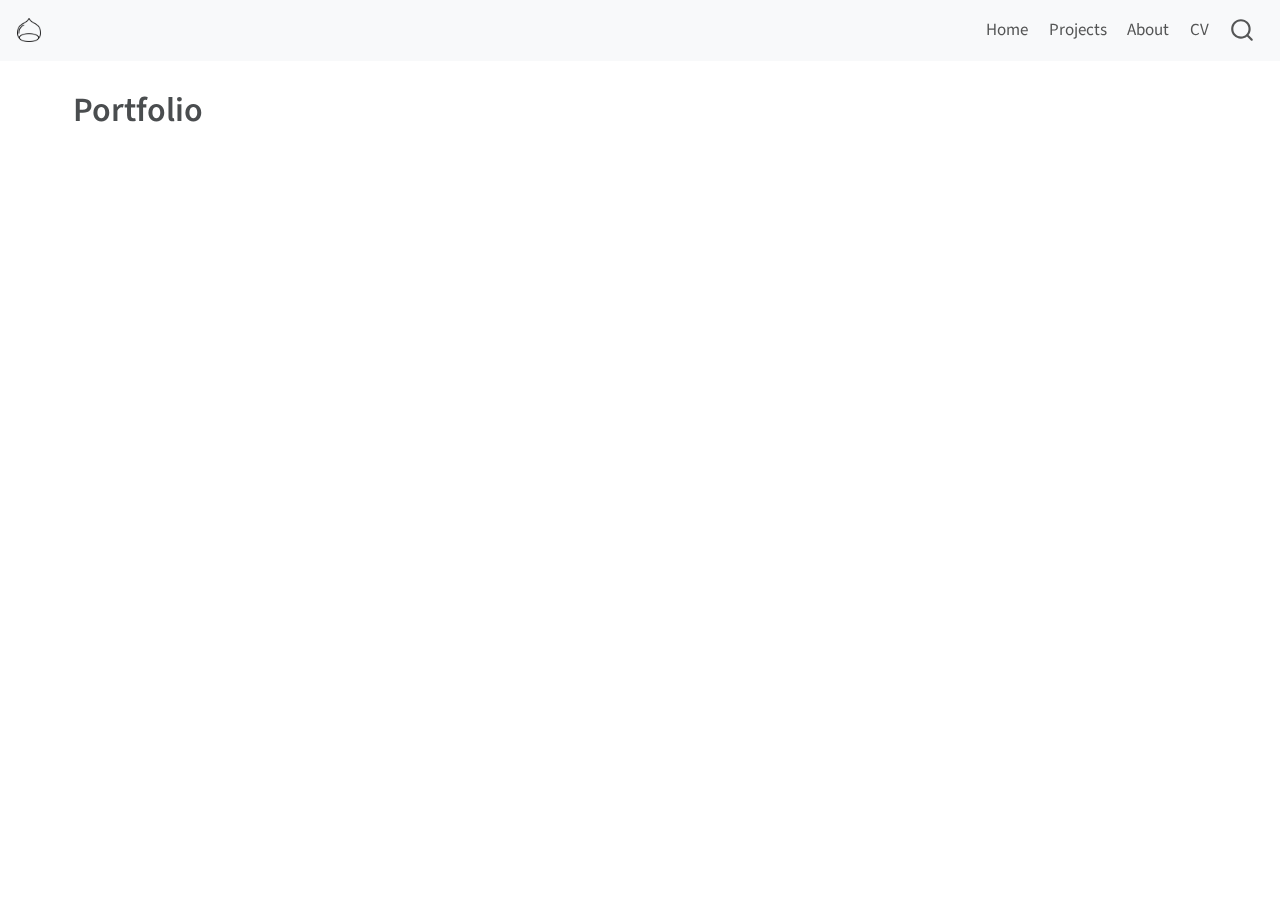
<file: docs/portfolio.html>
<!DOCTYPE html>
<html xmlns="http://www.w3.org/1999/xhtml" lang="en" xml:lang="en"><head>

<meta charset="utf-8">
<meta name="generator" content="quarto-1.3.323">

<meta name="viewport" content="width=device-width, initial-scale=1.0, user-scalable=yes">


<title>Kristin Art - Portfolio</title>
<style>
code{white-space: pre-wrap;}
span.smallcaps{font-variant: small-caps;}
div.columns{display: flex; gap: min(4vw, 1.5em);}
div.column{flex: auto; overflow-x: auto;}
div.hanging-indent{margin-left: 1.5em; text-indent: -1.5em;}
ul.task-list{list-style: none;}
ul.task-list li input[type="checkbox"] {
  width: 0.8em;
  margin: 0 0.8em 0.2em -1em; /* quarto-specific, see https://github.com/quarto-dev/quarto-cli/issues/4556 */ 
  vertical-align: middle;
}
</style>


<script src="site_libs/quarto-nav/quarto-nav.js"></script>
<script src="site_libs/quarto-nav/headroom.min.js"></script>
<script src="site_libs/clipboard/clipboard.min.js"></script>
<script src="site_libs/quarto-search/autocomplete.umd.js"></script>
<script src="site_libs/quarto-search/fuse.min.js"></script>
<script src="site_libs/quarto-search/quarto-search.js"></script>
<meta name="quarto:offset" content="./">
<script src="site_libs/quarto-html/quarto.js"></script>
<script src="site_libs/quarto-html/popper.min.js"></script>
<script src="site_libs/quarto-html/tippy.umd.min.js"></script>
<script src="site_libs/quarto-html/anchor.min.js"></script>
<link href="site_libs/quarto-html/tippy.css" rel="stylesheet">
<link href="site_libs/quarto-html/quarto-syntax-highlighting.css" rel="stylesheet" id="quarto-text-highlighting-styles">
<script src="site_libs/bootstrap/bootstrap.min.js"></script>
<link href="site_libs/bootstrap/bootstrap-icons.css" rel="stylesheet">
<link href="site_libs/bootstrap/bootstrap.min.css" rel="stylesheet" id="quarto-bootstrap" data-mode="light">
<script id="quarto-search-options" type="application/json">{
  "location": "navbar",
  "copy-button": false,
  "collapse-after": 3,
  "panel-placement": "end",
  "type": "overlay",
  "limit": 20,
  "language": {
    "search-no-results-text": "No results",
    "search-matching-documents-text": "matching documents",
    "search-copy-link-title": "Copy link to search",
    "search-hide-matches-text": "Hide additional matches",
    "search-more-match-text": "more match in this document",
    "search-more-matches-text": "more matches in this document",
    "search-clear-button-title": "Clear",
    "search-detached-cancel-button-title": "Cancel",
    "search-submit-button-title": "Submit"
  }
}</script>


<link rel="stylesheet" href="styles.css">
</head>

<body class="nav-fixed">

<div id="quarto-search-results"></div>
  <header id="quarto-header" class="headroom fixed-top">
    <nav class="navbar navbar-expand-lg navbar-dark ">
      <div class="navbar-container container-fluid">
      <div class="navbar-brand-container">
    <a href="./index.html" class="navbar-brand navbar-brand-logo">
    <img src="./figures/chestnut_2.png" alt="Kristin Art" class="navbar-logo">
    </a>
  </div>
            <div id="quarto-search" class="" title="Search"></div>
          <button class="navbar-toggler" type="button" data-bs-toggle="collapse" data-bs-target="#navbarCollapse" aria-controls="navbarCollapse" aria-expanded="false" aria-label="Toggle navigation" onclick="if (window.quartoToggleHeadroom) { window.quartoToggleHeadroom(); }">
  <span class="navbar-toggler-icon"></span>
</button>
          <div class="collapse navbar-collapse" id="navbarCollapse">
            <ul class="navbar-nav navbar-nav-scroll ms-auto">
  <li class="nav-item">
    <a class="nav-link" href="./index.html" rel="" target="">
 <span class="menu-text">Home</span></a>
  </li>  
  <li class="nav-item">
    <a class="nav-link" href="./posts.html" rel="" target="">
 <span class="menu-text">Projects</span></a>
  </li>  
  <li class="nav-item">
    <a class="nav-link" href="./about.html" rel="" target="">
 <span class="menu-text">About</span></a>
  </li>  
  <li class="nav-item">
    <a class="nav-link" href="./figures/Art_Kristin_Resume_07092023.pdf" rel="" target="">
 <span class="menu-text">CV</span></a>
  </li>  
</ul>
            <div class="quarto-navbar-tools">
</div>
          </div> <!-- /navcollapse -->
      </div> <!-- /container-fluid -->
    </nav>
</header>
<!-- content -->
<div id="quarto-content" class="quarto-container page-columns page-rows-contents page-layout-full page-navbar">
<!-- sidebar -->
<!-- margin-sidebar -->
    <div id="quarto-margin-sidebar" class="sidebar margin-sidebar zindex-bottom">
        
    </div>
<!-- main -->
<main class="content column-page" id="quarto-document-content">

<header id="title-block-header" class="quarto-title-block default">
<div class="quarto-title">
<h1 class="title">Portfolio</h1>
</div>



<div class="quarto-title-meta">

    
  
    
  </div>
  

</header>




</main> <!-- /main -->
<script id="quarto-html-after-body" type="application/javascript">
window.document.addEventListener("DOMContentLoaded", function (event) {
  const toggleBodyColorMode = (bsSheetEl) => {
    const mode = bsSheetEl.getAttribute("data-mode");
    const bodyEl = window.document.querySelector("body");
    if (mode === "dark") {
      bodyEl.classList.add("quarto-dark");
      bodyEl.classList.remove("quarto-light");
    } else {
      bodyEl.classList.add("quarto-light");
      bodyEl.classList.remove("quarto-dark");
    }
  }
  const toggleBodyColorPrimary = () => {
    const bsSheetEl = window.document.querySelector("link#quarto-bootstrap");
    if (bsSheetEl) {
      toggleBodyColorMode(bsSheetEl);
    }
  }
  toggleBodyColorPrimary();  
  const icon = "";
  const anchorJS = new window.AnchorJS();
  anchorJS.options = {
    placement: 'right',
    icon: icon
  };
  anchorJS.add('.anchored');
  const isCodeAnnotation = (el) => {
    for (const clz of el.classList) {
      if (clz.startsWith('code-annotation-')) {                     
        return true;
      }
    }
    return false;
  }
  const clipboard = new window.ClipboardJS('.code-copy-button', {
    text: function(trigger) {
      const codeEl = trigger.previousElementSibling.cloneNode(true);
      for (const childEl of codeEl.children) {
        if (isCodeAnnotation(childEl)) {
          childEl.remove();
        }
      }
      return codeEl.innerText;
    }
  });
  clipboard.on('success', function(e) {
    // button target
    const button = e.trigger;
    // don't keep focus
    button.blur();
    // flash "checked"
    button.classList.add('code-copy-button-checked');
    var currentTitle = button.getAttribute("title");
    button.setAttribute("title", "Copied!");
    let tooltip;
    if (window.bootstrap) {
      button.setAttribute("data-bs-toggle", "tooltip");
      button.setAttribute("data-bs-placement", "left");
      button.setAttribute("data-bs-title", "Copied!");
      tooltip = new bootstrap.Tooltip(button, 
        { trigger: "manual", 
          customClass: "code-copy-button-tooltip",
          offset: [0, -8]});
      tooltip.show();    
    }
    setTimeout(function() {
      if (tooltip) {
        tooltip.hide();
        button.removeAttribute("data-bs-title");
        button.removeAttribute("data-bs-toggle");
        button.removeAttribute("data-bs-placement");
      }
      button.setAttribute("title", currentTitle);
      button.classList.remove('code-copy-button-checked');
    }, 1000);
    // clear code selection
    e.clearSelection();
  });
  function tippyHover(el, contentFn) {
    const config = {
      allowHTML: true,
      content: contentFn,
      maxWidth: 500,
      delay: 100,
      arrow: false,
      appendTo: function(el) {
          return el.parentElement;
      },
      interactive: true,
      interactiveBorder: 10,
      theme: 'quarto',
      placement: 'bottom-start'
    };
    window.tippy(el, config); 
  }
  const noterefs = window.document.querySelectorAll('a[role="doc-noteref"]');
  for (var i=0; i<noterefs.length; i++) {
    const ref = noterefs[i];
    tippyHover(ref, function() {
      // use id or data attribute instead here
      let href = ref.getAttribute('data-footnote-href') || ref.getAttribute('href');
      try { href = new URL(href).hash; } catch {}
      const id = href.replace(/^#\/?/, "");
      const note = window.document.getElementById(id);
      return note.innerHTML;
    });
  }
      let selectedAnnoteEl;
      const selectorForAnnotation = ( cell, annotation) => {
        let cellAttr = 'data-code-cell="' + cell + '"';
        let lineAttr = 'data-code-annotation="' +  annotation + '"';
        const selector = 'span[' + cellAttr + '][' + lineAttr + ']';
        return selector;
      }
      const selectCodeLines = (annoteEl) => {
        const doc = window.document;
        const targetCell = annoteEl.getAttribute("data-target-cell");
        const targetAnnotation = annoteEl.getAttribute("data-target-annotation");
        const annoteSpan = window.document.querySelector(selectorForAnnotation(targetCell, targetAnnotation));
        const lines = annoteSpan.getAttribute("data-code-lines").split(",");
        const lineIds = lines.map((line) => {
          return targetCell + "-" + line;
        })
        let top = null;
        let height = null;
        let parent = null;
        if (lineIds.length > 0) {
            //compute the position of the single el (top and bottom and make a div)
            const el = window.document.getElementById(lineIds[0]);
            top = el.offsetTop;
            height = el.offsetHeight;
            parent = el.parentElement.parentElement;
          if (lineIds.length > 1) {
            const lastEl = window.document.getElementById(lineIds[lineIds.length - 1]);
            const bottom = lastEl.offsetTop + lastEl.offsetHeight;
            height = bottom - top;
          }
          if (top !== null && height !== null && parent !== null) {
            // cook up a div (if necessary) and position it 
            let div = window.document.getElementById("code-annotation-line-highlight");
            if (div === null) {
              div = window.document.createElement("div");
              div.setAttribute("id", "code-annotation-line-highlight");
              div.style.position = 'absolute';
              parent.appendChild(div);
            }
            div.style.top = top - 2 + "px";
            div.style.height = height + 4 + "px";
            let gutterDiv = window.document.getElementById("code-annotation-line-highlight-gutter");
            if (gutterDiv === null) {
              gutterDiv = window.document.createElement("div");
              gutterDiv.setAttribute("id", "code-annotation-line-highlight-gutter");
              gutterDiv.style.position = 'absolute';
              const codeCell = window.document.getElementById(targetCell);
              const gutter = codeCell.querySelector('.code-annotation-gutter');
              gutter.appendChild(gutterDiv);
            }
            gutterDiv.style.top = top - 2 + "px";
            gutterDiv.style.height = height + 4 + "px";
          }
          selectedAnnoteEl = annoteEl;
        }
      };
      const unselectCodeLines = () => {
        const elementsIds = ["code-annotation-line-highlight", "code-annotation-line-highlight-gutter"];
        elementsIds.forEach((elId) => {
          const div = window.document.getElementById(elId);
          if (div) {
            div.remove();
          }
        });
        selectedAnnoteEl = undefined;
      };
      // Attach click handler to the DT
      const annoteDls = window.document.querySelectorAll('dt[data-target-cell]');
      for (const annoteDlNode of annoteDls) {
        annoteDlNode.addEventListener('click', (event) => {
          const clickedEl = event.target;
          if (clickedEl !== selectedAnnoteEl) {
            unselectCodeLines();
            const activeEl = window.document.querySelector('dt[data-target-cell].code-annotation-active');
            if (activeEl) {
              activeEl.classList.remove('code-annotation-active');
            }
            selectCodeLines(clickedEl);
            clickedEl.classList.add('code-annotation-active');
          } else {
            // Unselect the line
            unselectCodeLines();
            clickedEl.classList.remove('code-annotation-active');
          }
        });
      }
  const findCites = (el) => {
    const parentEl = el.parentElement;
    if (parentEl) {
      const cites = parentEl.dataset.cites;
      if (cites) {
        return {
          el,
          cites: cites.split(' ')
        };
      } else {
        return findCites(el.parentElement)
      }
    } else {
      return undefined;
    }
  };
  var bibliorefs = window.document.querySelectorAll('a[role="doc-biblioref"]');
  for (var i=0; i<bibliorefs.length; i++) {
    const ref = bibliorefs[i];
    const citeInfo = findCites(ref);
    if (citeInfo) {
      tippyHover(citeInfo.el, function() {
        var popup = window.document.createElement('div');
        citeInfo.cites.forEach(function(cite) {
          var citeDiv = window.document.createElement('div');
          citeDiv.classList.add('hanging-indent');
          citeDiv.classList.add('csl-entry');
          var biblioDiv = window.document.getElementById('ref-' + cite);
          if (biblioDiv) {
            citeDiv.innerHTML = biblioDiv.innerHTML;
          }
          popup.appendChild(citeDiv);
        });
        return popup.innerHTML;
      });
    }
  }
});
</script>
</div> <!-- /content -->



</body></html>
</file>
<file: docs/site_libs/quarto-html/tippy.css>
.tippy-box[data-animation=fade][data-state=hidden]{opacity:0}[data-tippy-root]{max-width:calc(100vw - 10px)}.tippy-box{position:relative;background-color:#333;color:#fff;border-radius:4px;font-size:14px;line-height:1.4;white-space:normal;outline:0;transition-property:transform,visibility,opacity}.tippy-box[data-placement^=top]>.tippy-arrow{bottom:0}.tippy-box[data-placement^=top]>.tippy-arrow:before{bottom:-7px;left:0;border-width:8px 8px 0;border-top-color:initial;transform-origin:center top}.tippy-box[data-placement^=bottom]>.tippy-arrow{top:0}.tippy-box[data-placement^=bottom]>.tippy-arrow:before{top:-7px;left:0;border-width:0 8px 8px;border-bottom-color:initial;transform-origin:center bottom}.tippy-box[data-placement^=left]>.tippy-arrow{right:0}.tippy-box[data-placement^=left]>.tippy-arrow:before{border-width:8px 0 8px 8px;border-left-color:initial;right:-7px;transform-origin:center left}.tippy-box[data-placement^=right]>.tippy-arrow{left:0}.tippy-box[data-placement^=right]>.tippy-arrow:before{left:-7px;border-width:8px 8px 8px 0;border-right-color:initial;transform-origin:center right}.tippy-box[data-inertia][data-state=visible]{transition-timing-function:cubic-bezier(.54,1.5,.38,1.11)}.tippy-arrow{width:16px;height:16px;color:#333}.tippy-arrow:before{content:"";position:absolute;border-color:transparent;border-style:solid}.tippy-content{position:relative;padding:5px 9px;z-index:1}
</file>
<file: docs/site_libs/quarto-html/quarto-syntax-highlighting.css>
/* quarto syntax highlight colors */
:root {
  --quarto-hl-ot-color: #003B4F;
  --quarto-hl-at-color: #657422;
  --quarto-hl-ss-color: #20794D;
  --quarto-hl-an-color: #5E5E5E;
  --quarto-hl-fu-color: #4758AB;
  --quarto-hl-st-color: #20794D;
  --quarto-hl-cf-color: #003B4F;
  --quarto-hl-op-color: #5E5E5E;
  --quarto-hl-er-color: #AD0000;
  --quarto-hl-bn-color: #AD0000;
  --quarto-hl-al-color: #AD0000;
  --quarto-hl-va-color: #111111;
  --quarto-hl-bu-color: inherit;
  --quarto-hl-ex-color: inherit;
  --quarto-hl-pp-color: #AD0000;
  --quarto-hl-in-color: #5E5E5E;
  --quarto-hl-vs-color: #20794D;
  --quarto-hl-wa-color: #5E5E5E;
  --quarto-hl-do-color: #5E5E5E;
  --quarto-hl-im-color: #00769E;
  --quarto-hl-ch-color: #20794D;
  --quarto-hl-dt-color: #AD0000;
  --quarto-hl-fl-color: #AD0000;
  --quarto-hl-co-color: #5E5E5E;
  --quarto-hl-cv-color: #5E5E5E;
  --quarto-hl-cn-color: #8f5902;
  --quarto-hl-sc-color: #5E5E5E;
  --quarto-hl-dv-color: #AD0000;
  --quarto-hl-kw-color: #003B4F;
}

/* other quarto variables */
:root {
  --quarto-font-monospace: SFMono-Regular, Menlo, Monaco, Consolas, "Liberation Mono", "Courier New", monospace;
}

pre > code.sourceCode > span {
  color: #003B4F;
}

code span {
  color: #003B4F;
}

code.sourceCode > span {
  color: #003B4F;
}

div.sourceCode,
div.sourceCode pre.sourceCode {
  color: #003B4F;
}

code span.ot {
  color: #003B4F;
  font-style: inherit;
}

code span.at {
  color: #657422;
  font-style: inherit;
}

code span.ss {
  color: #20794D;
  font-style: inherit;
}

code span.an {
  color: #5E5E5E;
  font-style: inherit;
}

code span.fu {
  color: #4758AB;
  font-style: inherit;
}

code span.st {
  color: #20794D;
  font-style: inherit;
}

code span.cf {
  color: #003B4F;
  font-style: inherit;
}

code span.op {
  color: #5E5E5E;
  font-style: inherit;
}

code span.er {
  color: #AD0000;
  font-style: inherit;
}

code span.bn {
  color: #AD0000;
  font-style: inherit;
}

code span.al {
  color: #AD0000;
  font-style: inherit;
}

code span.va {
  color: #111111;
  font-style: inherit;
}

code span.bu {
  font-style: inherit;
}

code span.ex {
  font-style: inherit;
}

code span.pp {
  color: #AD0000;
  font-style: inherit;
}

code span.in {
  color: #5E5E5E;
  font-style: inherit;
}

code span.vs {
  color: #20794D;
  font-style: inherit;
}

code span.wa {
  color: #5E5E5E;
  font-style: italic;
}

code span.do {
  color: #5E5E5E;
  font-style: italic;
}

code span.im {
  color: #00769E;
  font-style: inherit;
}

code span.ch {
  color: #20794D;
  font-style: inherit;
}

code span.dt {
  color: #AD0000;
  font-style: inherit;
}

code span.fl {
  color: #AD0000;
  font-style: inherit;
}

code span.co {
  color: #5E5E5E;
  font-style: inherit;
}

code span.cv {
  color: #5E5E5E;
  font-style: italic;
}

code span.cn {
  color: #8f5902;
  font-style: inherit;
}

code span.sc {
  color: #5E5E5E;
  font-style: inherit;
}

code span.dv {
  color: #AD0000;
  font-style: inherit;
}

code span.kw {
  color: #003B4F;
  font-style: inherit;
}

.prevent-inlining {
  content: "</";
}

/*# sourceMappingURL=debc5d5d77c3f9108843748ff7464032.css.map */
</file>
<file: docs/styles.css>
/* css styles */
</file>
